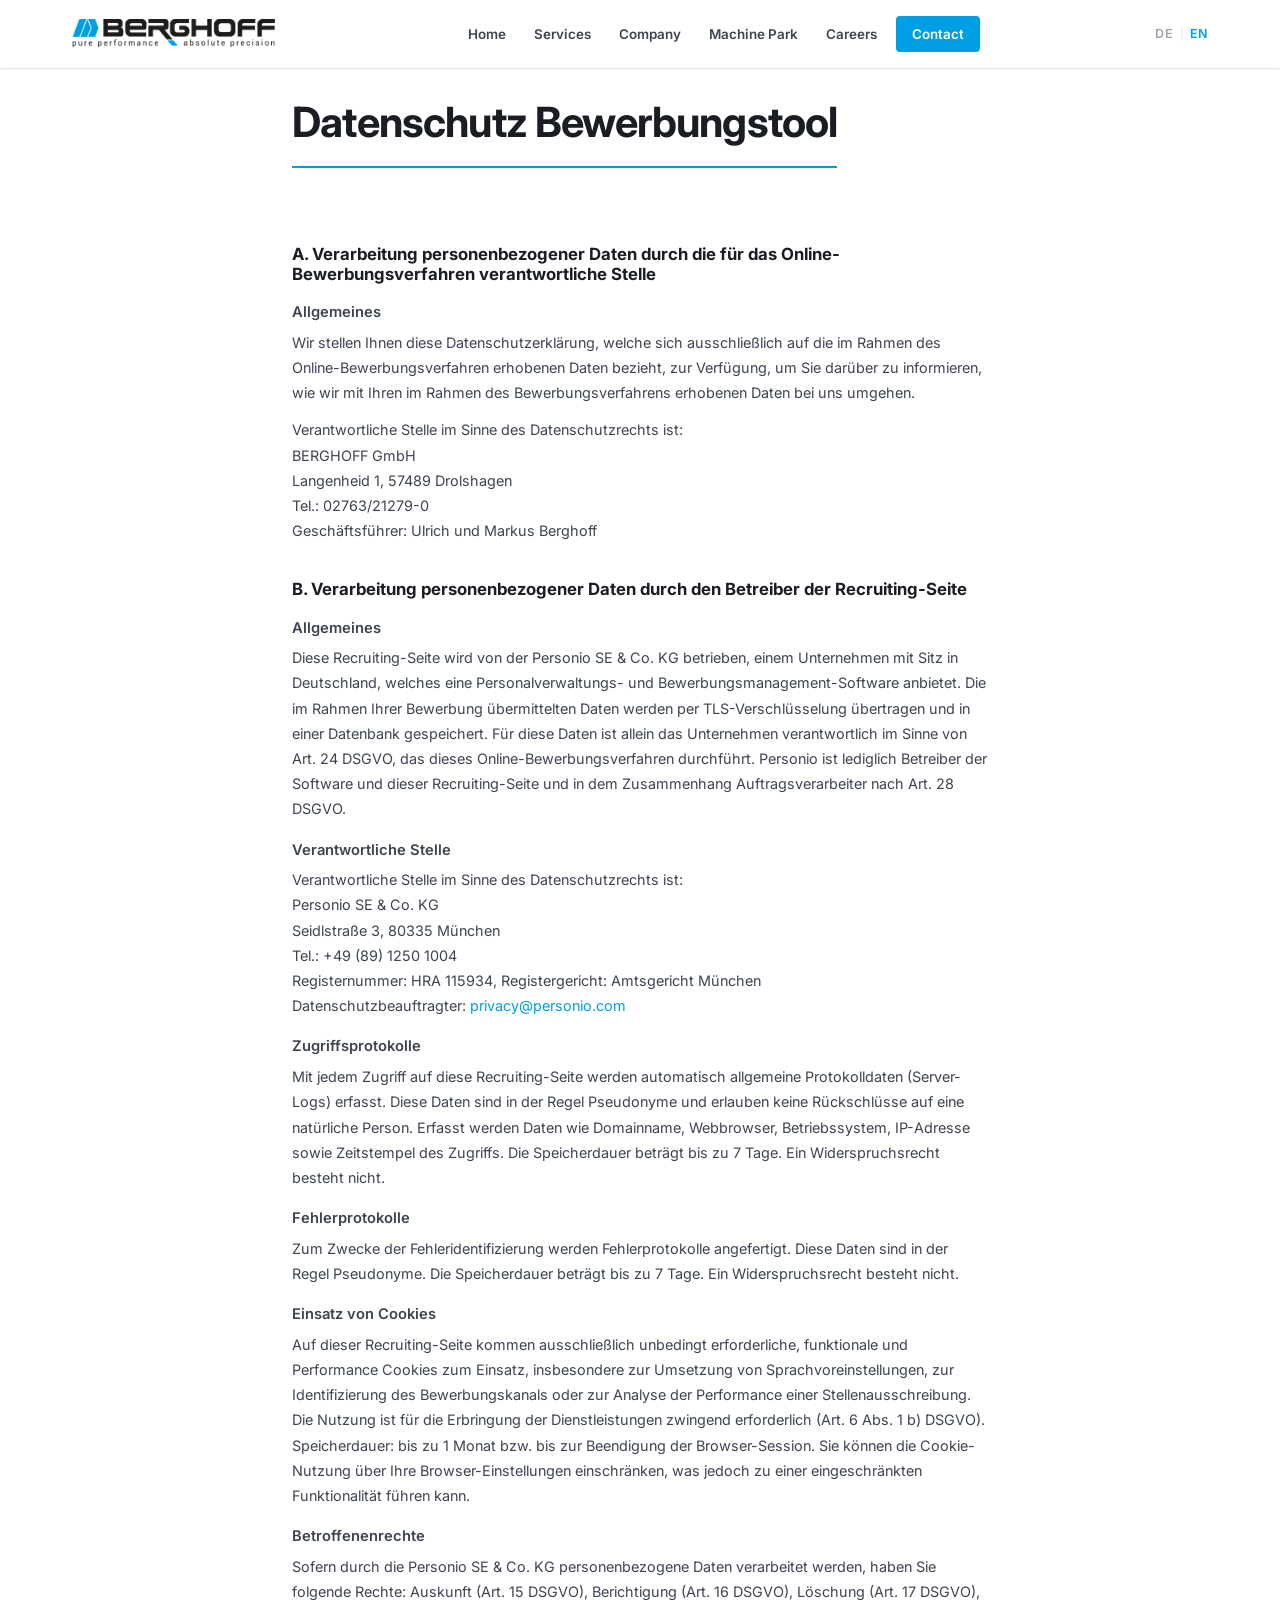
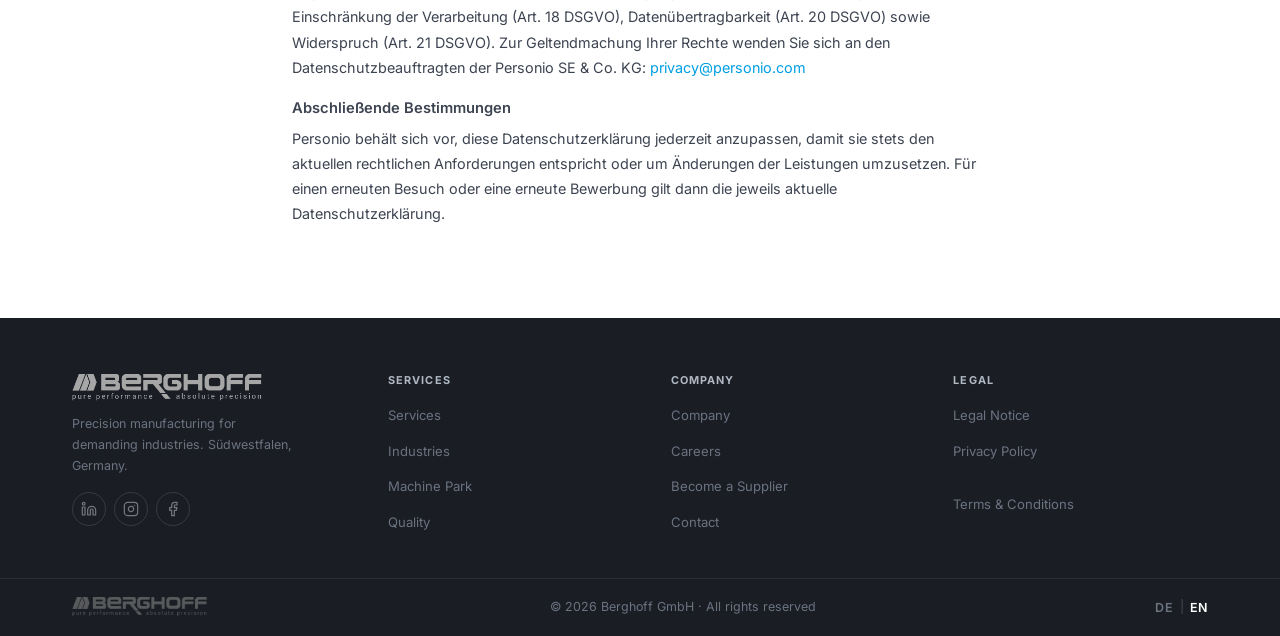
<file: datenschutz-bewerbungstool.html>
<!DOCTYPE html>
<html lang="de">
<head>
  <meta charset="UTF-8" />
  <meta name="viewport" content="width=device-width, initial-scale=1.0" />
  <title>Datenschutz Bewerbungstool | Berghoff GmbH</title>
  <meta name="robots" content="noindex, nofollow" />
  <link rel="preconnect" href="https://fonts.googleapis.com" />
  <link rel="preconnect" href="https://fonts.gstatic.com" crossorigin />
  <link href="https://fonts.googleapis.com/css2?family=Inter:wght@300;400;500;600;700&display=swap" rel="stylesheet" />
  <link rel="stylesheet" href="style.css" />
  <link rel="icon" type="image/png" href="Images/Berghoff_Icon.png" />
</head>
<body>

<!-- HEADER -->
<header class="site-header scrolled" id="site-header">
  <div class="container header-inner">
    <a href="index.html" class="logo-link" aria-label="Berghoff GmbH – Startseite">
      <img src="Images/Start/Berghoff_logo.png" alt="Berghoff GmbH" class="logo-img" />
    </a>
    <nav class="main-nav" id="main-nav" aria-label="Hauptnavigation">
      <ul>
        <li><a href="index.html"             data-i18n="nav_home"></a></li>
        <li><a href="index.html#leistungen"  data-i18n="nav_leistungen"></a></li>
        <li><a href="index.html#unternehmen" data-i18n="nav_unternehmen"></a></li>
        <li><a href="maschinenpark.html"      data-i18n="nav_maschinenpark"></a></li>
        <li><a href="karriere.html"           data-i18n="nav_karriere"></a></li>
        <li><a href="index.html#kontakt" class="nav-cta" data-i18n="nav_kontakt"></a></li>
      </ul>
    </nav>
    <div class="header-tools">
      <div class="lang-switch">
        <button class="lang-btn active" data-lang="de">DE</button>
        <span class="lang-sep">|</span>
        <button class="lang-btn" data-lang="en">EN</button>
      </div>
      <button class="hamburger" id="hamburger" aria-label="Menü" aria-expanded="false">
        <span></span><span></span><span></span>
      </button>
    </div>
  </div>
</header>

<!-- CONTENT -->
<main class="legal-main">
  <div class="container legal-content">

    <h1>Datenschutz Bewerbungstool</h1>

    <h2>A. Verarbeitung personenbezogener Daten durch die für das Online-Bewerbungsverfahren verantwortliche Stelle</h2>

    <h3>Allgemeines</h3>
    <p>Wir stellen Ihnen diese Datenschutzerklärung, welche sich ausschließlich auf die im Rahmen des Online-Bewerbungsverfahren erhobenen Daten bezieht, zur Verfügung, um Sie darüber zu informieren, wie wir mit Ihren im Rahmen des Bewerbungsverfahrens erhobenen Daten bei uns umgehen.</p>

    <p>Verantwortliche Stelle im Sinne des Datenschutzrechts ist:<br>
    BERGHOFF GmbH<br>
    Langenheid 1, 57489 Drolshagen<br>
    Tel.: 02763/21279-0<br>
    Geschäftsführer: Ulrich und Markus Berghoff</p>

    <h2>B. Verarbeitung personenbezogener Daten durch den Betreiber der Recruiting-Seite</h2>

    <h3>Allgemeines</h3>
    <p>Diese Recruiting-Seite wird von der Personio SE &amp; Co. KG betrieben, einem Unternehmen mit Sitz in Deutschland, welches eine Personalverwaltungs- und Bewerbungsmanagement-Software anbietet. Die im Rahmen Ihrer Bewerbung übermittelten Daten werden per TLS-Verschlüsselung übertragen und in einer Datenbank gespeichert. Für diese Daten ist allein das Unternehmen verantwortlich im Sinne von Art. 24 DSGVO, das dieses Online-Bewerbungsverfahren durchführt. Personio ist lediglich Betreiber der Software und dieser Recruiting-Seite und in dem Zusammenhang Auftragsverarbeiter nach Art. 28 DSGVO.</p>

    <h3>Verantwortliche Stelle</h3>
    <p>Verantwortliche Stelle im Sinne des Datenschutzrechts ist:<br>
    Personio SE &amp; Co. KG<br>
    Seidlstraße 3, 80335 München<br>
    Tel.: +49 (89) 1250 1004<br>
    Registernummer: HRA 115934, Registergericht: Amtsgericht München<br>
    Datenschutzbeauftragter: <a href="mailto:privacy@personio.com">privacy@personio.com</a></p>

    <h3>Zugriffsprotokolle</h3>
    <p>Mit jedem Zugriff auf diese Recruiting-Seite werden automatisch allgemeine Protokolldaten (Server-Logs) erfasst. Diese Daten sind in der Regel Pseudonyme und erlauben keine Rückschlüsse auf eine natürliche Person. Erfasst werden Daten wie Domainname, Webbrowser, Betriebssystem, IP-Adresse sowie Zeitstempel des Zugriffs. Die Speicherdauer beträgt bis zu 7 Tage. Ein Widerspruchsrecht besteht nicht.</p>

    <h3>Fehlerprotokolle</h3>
    <p>Zum Zwecke der Fehleridentifizierung werden Fehlerprotokolle angefertigt. Diese Daten sind in der Regel Pseudonyme. Die Speicherdauer beträgt bis zu 7 Tage. Ein Widerspruchsrecht besteht nicht.</p>

    <h3>Einsatz von Cookies</h3>
    <p>Auf dieser Recruiting-Seite kommen ausschließlich unbedingt erforderliche, funktionale und Performance Cookies zum Einsatz, insbesondere zur Umsetzung von Sprachvoreinstellungen, zur Identifizierung des Bewerbungskanals oder zur Analyse der Performance einer Stellenausschreibung. Die Nutzung ist für die Erbringung der Dienstleistungen zwingend erforderlich (Art. 6 Abs. 1 b) DSGVO). Speicherdauer: bis zu 1 Monat bzw. bis zur Beendigung der Browser-Session. Sie können die Cookie-Nutzung über Ihre Browser-Einstellungen einschränken, was jedoch zu einer eingeschränkten Funktionalität führen kann.</p>

    <h3>Betroffenenrechte</h3>
    <p>Sofern durch die Personio SE &amp; Co. KG personenbezogene Daten verarbeitet werden, haben Sie folgende Rechte: Auskunft (Art. 15 DSGVO), Berichtigung (Art. 16 DSGVO), Löschung (Art. 17 DSGVO), Einschränkung der Verarbeitung (Art. 18 DSGVO), Datenübertragbarkeit (Art. 20 DSGVO) sowie Widerspruch (Art. 21 DSGVO). Zur Geltendmachung Ihrer Rechte wenden Sie sich an den Datenschutzbeauftragten der Personio SE &amp; Co. KG: <a href="mailto:privacy@personio.com">privacy@personio.com</a></p>

    <h3>Abschließende Bestimmungen</h3>
    <p>Personio behält sich vor, diese Datenschutzerklärung jederzeit anzupassen, damit sie stets den aktuellen rechtlichen Anforderungen entspricht oder um Änderungen der Leistungen umzusetzen. Für einen erneuten Besuch oder eine erneute Bewerbung gilt dann die jeweils aktuelle Datenschutzerklärung.</p>

  </div>
</main>

<!-- FOOTER -->
<footer class="site-footer">
  <div class="container footer-inner">
    <div class="footer-brand">
      <img src="Images/Start/berghoff_logo-schwarz-gross.png" alt="Berghoff GmbH" class="footer-logo" />
      <p class="footer-tagline" data-i18n="footer_tagline"></p>
      <div class="footer-social">
        <a href="https://www.linkedin.com/company/berghoff-group---pure-performance-absolute-precision" class="social-link" target="_blank" rel="noopener noreferrer" aria-label="Berghoff auf LinkedIn">
          <svg viewBox="0 0 24 24" fill="none" stroke="currentColor" stroke-width="1.8" stroke-linecap="round" stroke-linejoin="round"><path d="M16 8a6 6 0 0 1 6 6v7h-4v-7a2 2 0 0 0-2-2 2 2 0 0 0-2 2v7h-4v-7a6 6 0 0 1 6-6z"/><rect x="2" y="9" width="4" height="12"/><circle cx="4" cy="4" r="2"/></svg>
        </a>
        <a href="https://www.instagram.com/berghoff_team/" class="social-link" target="_blank" rel="noopener noreferrer" aria-label="Berghoff auf Instagram">
          <svg viewBox="0 0 24 24" fill="none" stroke="currentColor" stroke-width="1.8" stroke-linecap="round" stroke-linejoin="round"><rect x="2" y="2" width="20" height="20" rx="5"/><path d="M16 11.37A4 4 0 1 1 12.63 8 4 4 0 0 1 16 11.37z"/><line x1="17.5" y1="6.5" x2="17.51" y2="6.5"/></svg>
        </a>
        <a href="https://www.facebook.com/berghoff.team" class="social-link" target="_blank" rel="noopener noreferrer" aria-label="Berghoff auf Facebook">
          <svg viewBox="0 0 24 24" fill="none" stroke="currentColor" stroke-width="1.8" stroke-linecap="round" stroke-linejoin="round"><path d="M18 2h-3a5 5 0 0 0-5 5v3H7v4h3v8h4v-8h3l1-4h-4V7a1 1 0 0 1 1-1h3z"/></svg>
        </a>
      </div>
    </div>
    <div class="footer-links">
      <div class="footer-col">
        <h5 data-i18n="footer_col1_title"></h5>
        <ul>
          <li><a href="index.html#leistungen"   data-i18n="nav_leistungen"></a></li>
          <li><a href="index.html#branchen"      data-i18n="footer_branchen"></a></li>
          <li><a href="maschinenpark.html"        data-i18n="nav_maschinenpark"></a></li>
          <li><a href="index.html#qualitaet"     data-i18n="footer_quality"></a></li>
        </ul>
      </div>
      <div class="footer-col">
        <h5 data-i18n="footer_col2_title"></h5>
        <ul>
          <li><a href="index.html#unternehmen" data-i18n="nav_unternehmen"></a></li>
          <li><a href="karriere.html"           data-i18n="nav_karriere"></a></li>
          <li><a href="lieferant.html"          data-i18n="footer_supplier"></a></li>
          <li><a href="index.html#kontakt"      data-i18n="nav_kontakt"></a></li>
        </ul>
      </div>
      <div class="footer-col">
        <h5 data-i18n="footer_col3_title"></h5>
        <ul>
          <li><a href="impressum.html" data-i18n="footer_imprint"></a></li>
          <li><a href="datenschutz.html" data-i18n="footer_privacy"></a></li>
          <li><a href="datenschutz-bewerbungstool.html" data-i18n="footer_privacy_jobs"></a></li>
          <li><a href="datenschutzerklaerung.html" data-i18n="footer_privacy_full"></a></li>
          <li><a href="agb.html" data-i18n="footer_terms"></a></li>
        </ul>
      </div>
    </div>
  </div>
  <div class="footer-bottom">
    <div class="container footer-bottom-inner">
      <img src="Images/Start/berghoff_logo-schwarz-gross.png" alt="Berghoff GmbH" class="footer-bottom-logo" />
      <span data-i18n="footer_copy"></span>
      <div class="lang-switch">
        <button class="lang-btn active" data-lang="de">DE</button>
        <span class="lang-sep">|</span>
        <button class="lang-btn" data-lang="en">EN</button>
      </div>
    </div>
  </div>
</footer>

<script src="i18n.js"></script>
<script src="main.js"></script>
</body>
</html>
</file>
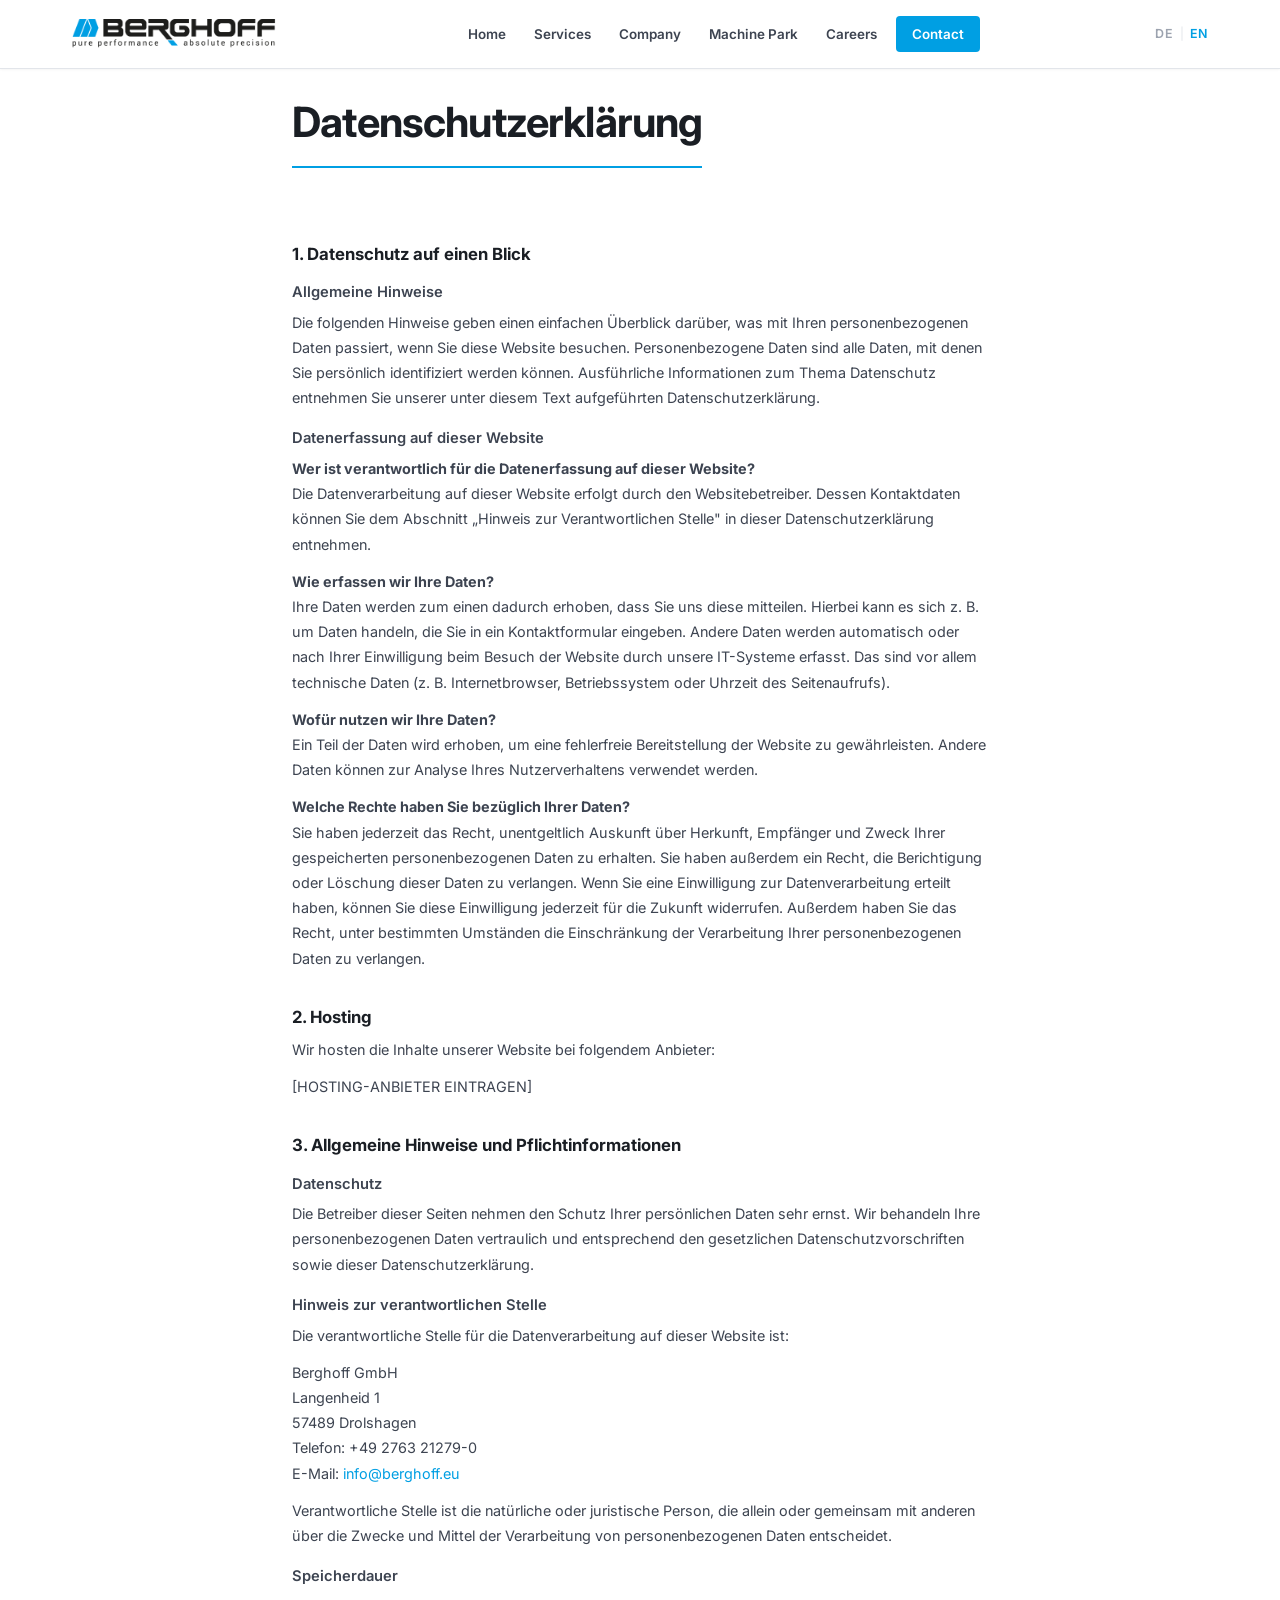
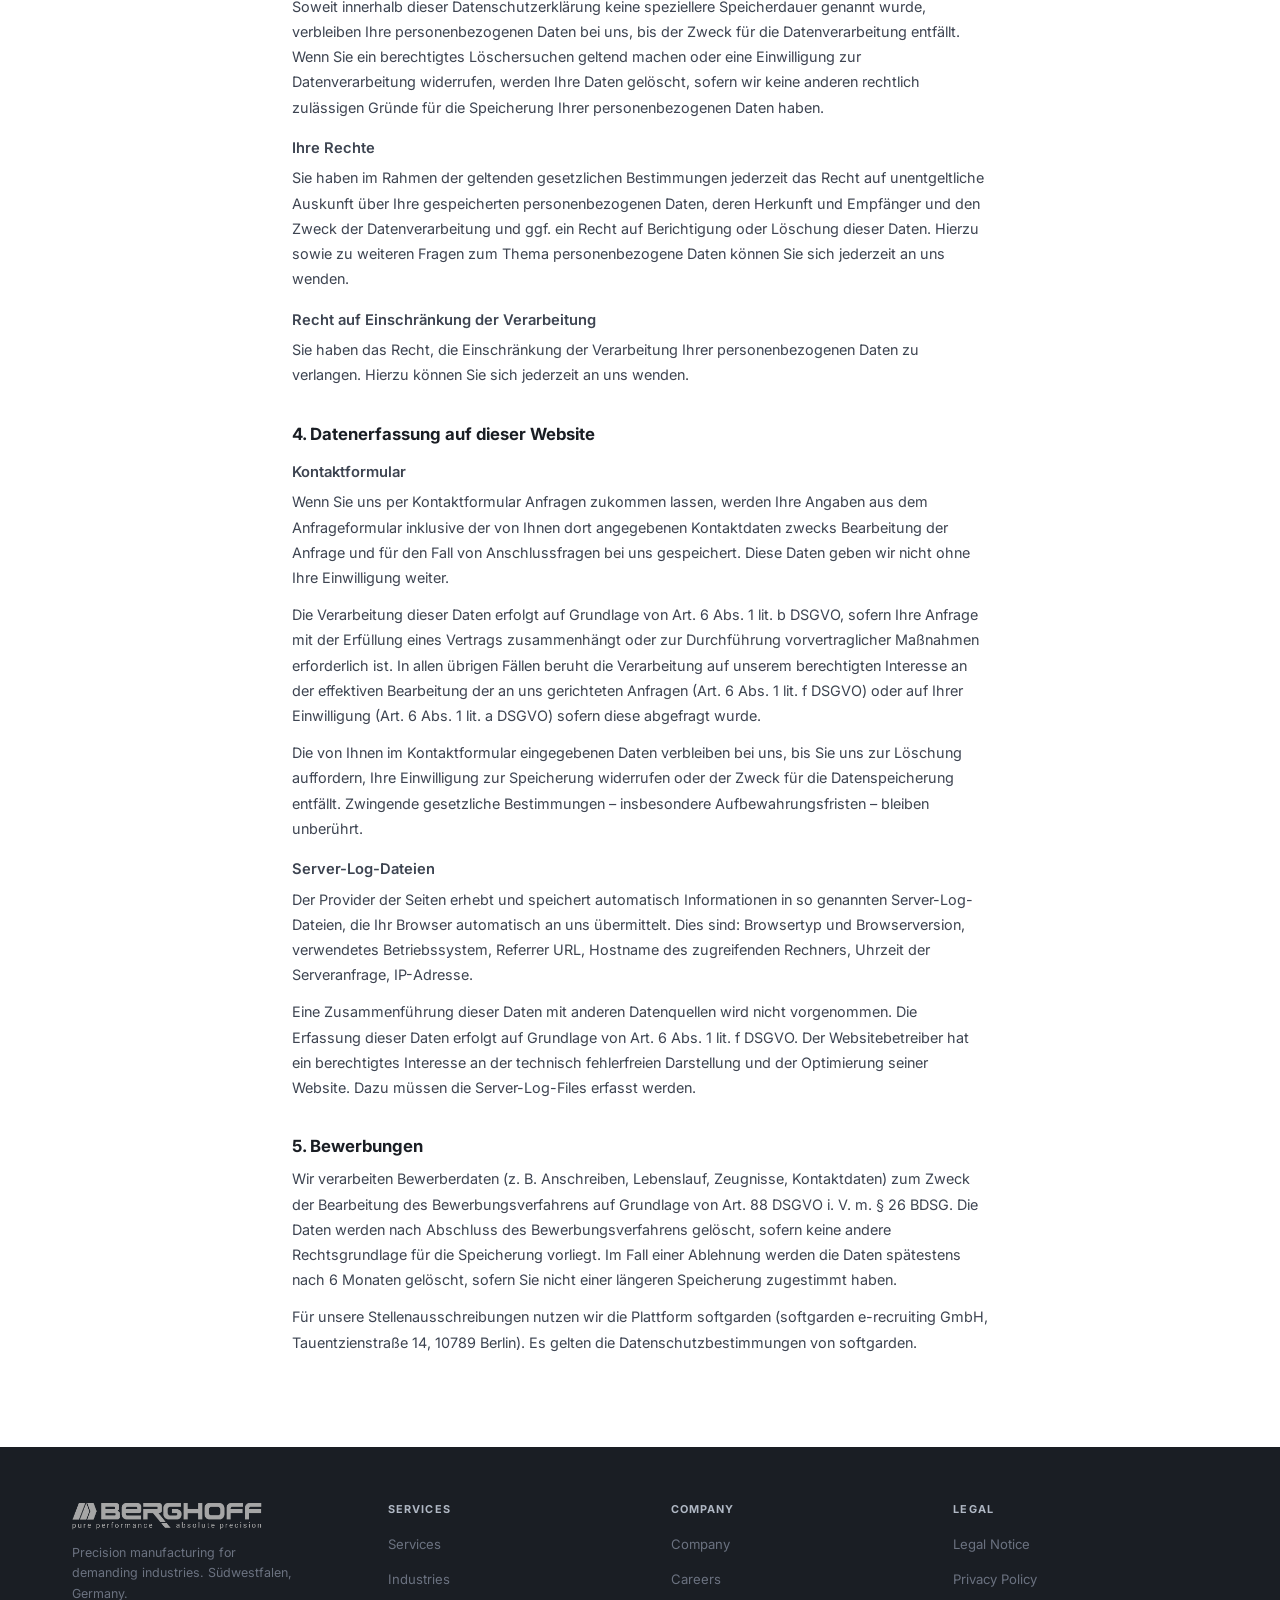
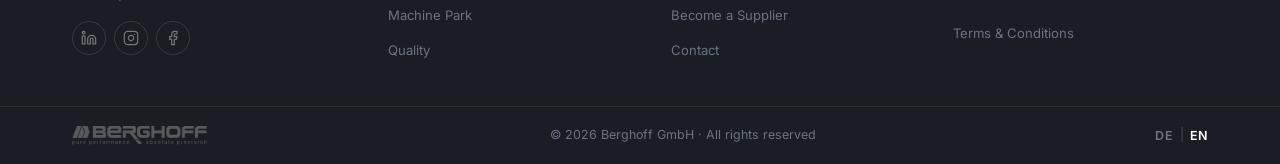
<file: datenschutz.html>
<!DOCTYPE html>
<html lang="de">
<head>
  <meta charset="UTF-8" />
  <meta name="viewport" content="width=device-width, initial-scale=1.0" />
  <title>Datenschutzerklärung | Berghoff GmbH</title>
  <meta name="robots" content="noindex, nofollow" />
  <link rel="preconnect" href="https://fonts.googleapis.com" />
  <link rel="preconnect" href="https://fonts.gstatic.com" crossorigin />
  <link href="https://fonts.googleapis.com/css2?family=Inter:wght@300;400;500;600;700&display=swap" rel="stylesheet" />
  <link rel="stylesheet" href="style.css" />
  <link rel="icon" type="image/png" href="Images/Berghoff_Icon.png" />
</head>
<body>

<!-- HEADER -->
<header class="site-header scrolled" id="site-header">
  <div class="container header-inner">
    <a href="index.html" class="logo-link" aria-label="Berghoff GmbH – Startseite">
      <img src="Images/Start/Berghoff_logo.png" alt="Berghoff GmbH" class="logo-img" />
    </a>
    <nav class="main-nav" id="main-nav" aria-label="Hauptnavigation">
      <ul>
        <li><a href="index.html"             data-i18n="nav_home"></a></li>
        <li><a href="index.html#leistungen"  data-i18n="nav_leistungen"></a></li>
        <li><a href="index.html#unternehmen" data-i18n="nav_unternehmen"></a></li>
        <li><a href="maschinenpark.html"      data-i18n="nav_maschinenpark"></a></li>
        <li><a href="karriere.html"           data-i18n="nav_karriere"></a></li>
        <li><a href="index.html#kontakt" class="nav-cta" data-i18n="nav_kontakt"></a></li>
      </ul>
    </nav>
    <div class="header-tools">
      <div class="lang-switch">
        <button class="lang-btn active" data-lang="de">DE</button>
        <span class="lang-sep">|</span>
        <button class="lang-btn" data-lang="en">EN</button>
      </div>
      <button class="hamburger" id="hamburger" aria-label="Menü" aria-expanded="false">
        <span></span><span></span><span></span>
      </button>
    </div>
  </div>
</header>

<!-- CONTENT -->
<main class="legal-main">
  <div class="container legal-content">

    <h1>Datenschutzerklärung</h1>

    <h2>1. Datenschutz auf einen Blick</h2>
    <h3>Allgemeine Hinweise</h3>
    <p>Die folgenden Hinweise geben einen einfachen Überblick darüber, was mit Ihren personenbezogenen Daten passiert, wenn Sie diese Website besuchen. Personenbezogene Daten sind alle Daten, mit denen Sie persönlich identifiziert werden können. Ausführliche Informationen zum Thema Datenschutz entnehmen Sie unserer unter diesem Text aufgeführten Datenschutzerklärung.</p>

    <h3>Datenerfassung auf dieser Website</h3>
    <p><strong>Wer ist verantwortlich für die Datenerfassung auf dieser Website?</strong><br />
    Die Datenverarbeitung auf dieser Website erfolgt durch den Websitebetreiber. Dessen Kontaktdaten können Sie dem Abschnitt „Hinweis zur Verantwortlichen Stelle" in dieser Datenschutzerklärung entnehmen.</p>

    <p><strong>Wie erfassen wir Ihre Daten?</strong><br />
    Ihre Daten werden zum einen dadurch erhoben, dass Sie uns diese mitteilen. Hierbei kann es sich z. B. um Daten handeln, die Sie in ein Kontaktformular eingeben. Andere Daten werden automatisch oder nach Ihrer Einwilligung beim Besuch der Website durch unsere IT-Systeme erfasst. Das sind vor allem technische Daten (z. B. Internetbrowser, Betriebssystem oder Uhrzeit des Seitenaufrufs).</p>

    <p><strong>Wofür nutzen wir Ihre Daten?</strong><br />
    Ein Teil der Daten wird erhoben, um eine fehlerfreie Bereitstellung der Website zu gewährleisten. Andere Daten können zur Analyse Ihres Nutzerverhaltens verwendet werden.</p>

    <p><strong>Welche Rechte haben Sie bezüglich Ihrer Daten?</strong><br />
    Sie haben jederzeit das Recht, unentgeltlich Auskunft über Herkunft, Empfänger und Zweck Ihrer gespeicherten personenbezogenen Daten zu erhalten. Sie haben außerdem ein Recht, die Berichtigung oder Löschung dieser Daten zu verlangen. Wenn Sie eine Einwilligung zur Datenverarbeitung erteilt haben, können Sie diese Einwilligung jederzeit für die Zukunft widerrufen. Außerdem haben Sie das Recht, unter bestimmten Umständen die Einschränkung der Verarbeitung Ihrer personenbezogenen Daten zu verlangen.</p>

    <h2>2. Hosting</h2>
    <p>Wir hosten die Inhalte unserer Website bei folgendem Anbieter:</p>
    <p>[HOSTING-ANBIETER EINTRAGEN]</p>

    <h2>3. Allgemeine Hinweise und Pflichtinformationen</h2>
    <h3>Datenschutz</h3>
    <p>Die Betreiber dieser Seiten nehmen den Schutz Ihrer persönlichen Daten sehr ernst. Wir behandeln Ihre personenbezogenen Daten vertraulich und entsprechend den gesetzlichen Datenschutzvorschriften sowie dieser Datenschutzerklärung.</p>

    <h3>Hinweis zur verantwortlichen Stelle</h3>
    <p>Die verantwortliche Stelle für die Datenverarbeitung auf dieser Website ist:</p>
    <p>
      Berghoff GmbH<br />
      Langenheid 1<br />
      57489 Drolshagen<br />
      Telefon: +49 2763 21279-0<br />
      E-Mail: <a href="mailto:info@berghoff.eu">info@berghoff.eu</a>
    </p>
    <p>Verantwortliche Stelle ist die natürliche oder juristische Person, die allein oder gemeinsam mit anderen über die Zwecke und Mittel der Verarbeitung von personenbezogenen Daten entscheidet.</p>

    <h3>Speicherdauer</h3>
    <p>Soweit innerhalb dieser Datenschutzerklärung keine speziellere Speicherdauer genannt wurde, verbleiben Ihre personenbezogenen Daten bei uns, bis der Zweck für die Datenverarbeitung entfällt. Wenn Sie ein berechtigtes Löschersuchen geltend machen oder eine Einwilligung zur Datenverarbeitung widerrufen, werden Ihre Daten gelöscht, sofern wir keine anderen rechtlich zulässigen Gründe für die Speicherung Ihrer personenbezogenen Daten haben.</p>

    <h3>Ihre Rechte</h3>
    <p>Sie haben im Rahmen der geltenden gesetzlichen Bestimmungen jederzeit das Recht auf unentgeltliche Auskunft über Ihre gespeicherten personenbezogenen Daten, deren Herkunft und Empfänger und den Zweck der Datenverarbeitung und ggf. ein Recht auf Berichtigung oder Löschung dieser Daten. Hierzu sowie zu weiteren Fragen zum Thema personenbezogene Daten können Sie sich jederzeit an uns wenden.</p>

    <h3>Recht auf Einschränkung der Verarbeitung</h3>
    <p>Sie haben das Recht, die Einschränkung der Verarbeitung Ihrer personenbezogenen Daten zu verlangen. Hierzu können Sie sich jederzeit an uns wenden.</p>

    <h2>4. Datenerfassung auf dieser Website</h2>
    <h3>Kontaktformular</h3>
    <p>Wenn Sie uns per Kontaktformular Anfragen zukommen lassen, werden Ihre Angaben aus dem Anfrageformular inklusive der von Ihnen dort angegebenen Kontaktdaten zwecks Bearbeitung der Anfrage und für den Fall von Anschlussfragen bei uns gespeichert. Diese Daten geben wir nicht ohne Ihre Einwilligung weiter.</p>
    <p>Die Verarbeitung dieser Daten erfolgt auf Grundlage von Art. 6 Abs. 1 lit. b DSGVO, sofern Ihre Anfrage mit der Erfüllung eines Vertrags zusammenhängt oder zur Durchführung vorvertraglicher Maßnahmen erforderlich ist. In allen übrigen Fällen beruht die Verarbeitung auf unserem berechtigten Interesse an der effektiven Bearbeitung der an uns gerichteten Anfragen (Art. 6 Abs. 1 lit. f DSGVO) oder auf Ihrer Einwilligung (Art. 6 Abs. 1 lit. a DSGVO) sofern diese abgefragt wurde.</p>
    <p>Die von Ihnen im Kontaktformular eingegebenen Daten verbleiben bei uns, bis Sie uns zur Löschung auffordern, Ihre Einwilligung zur Speicherung widerrufen oder der Zweck für die Datenspeicherung entfällt. Zwingende gesetzliche Bestimmungen – insbesondere Aufbewahrungsfristen – bleiben unberührt.</p>

    <h3>Server-Log-Dateien</h3>
    <p>Der Provider der Seiten erhebt und speichert automatisch Informationen in so genannten Server-Log-Dateien, die Ihr Browser automatisch an uns übermittelt. Dies sind: Browsertyp und Browserversion, verwendetes Betriebssystem, Referrer URL, Hostname des zugreifenden Rechners, Uhrzeit der Serveranfrage, IP-Adresse.</p>
    <p>Eine Zusammenführung dieser Daten mit anderen Datenquellen wird nicht vorgenommen. Die Erfassung dieser Daten erfolgt auf Grundlage von Art. 6 Abs. 1 lit. f DSGVO. Der Websitebetreiber hat ein berechtigtes Interesse an der technisch fehlerfreien Darstellung und der Optimierung seiner Website. Dazu müssen die Server-Log-Files erfasst werden.</p>

    <h2>5. Bewerbungen</h2>
    <p>Wir verarbeiten Bewerberdaten (z. B. Anschreiben, Lebenslauf, Zeugnisse, Kontaktdaten) zum Zweck der Bearbeitung des Bewerbungsverfahrens auf Grundlage von Art. 88 DSGVO i. V. m. § 26 BDSG. Die Daten werden nach Abschluss des Bewerbungsverfahrens gelöscht, sofern keine andere Rechtsgrundlage für die Speicherung vorliegt. Im Fall einer Ablehnung werden die Daten spätestens nach 6 Monaten gelöscht, sofern Sie nicht einer längeren Speicherung zugestimmt haben.</p>
    <p>Für unsere Stellenausschreibungen nutzen wir die Plattform softgarden (softgarden e-recruiting GmbH, Tauentzienstraße 14, 10789 Berlin). Es gelten die Datenschutzbestimmungen von softgarden.</p>

  </div>
</main>

<!-- FOOTER -->
<footer class="site-footer">
  <div class="container footer-inner">
    <div class="footer-brand">
      <img src="Images/Start/berghoff_logo-schwarz-gross.png" alt="Berghoff GmbH" class="footer-logo" />
      <p class="footer-tagline" data-i18n="footer_tagline"></p>
      <div class="footer-social">
        <a href="https://www.linkedin.com/company/berghoff-group---pure-performance-absolute-precision" class="social-link" target="_blank" rel="noopener noreferrer" aria-label="Berghoff auf LinkedIn">
          <svg viewBox="0 0 24 24" fill="none" stroke="currentColor" stroke-width="1.8" stroke-linecap="round" stroke-linejoin="round"><path d="M16 8a6 6 0 0 1 6 6v7h-4v-7a2 2 0 0 0-2-2 2 2 0 0 0-2 2v7h-4v-7a6 6 0 0 1 6-6z"/><rect x="2" y="9" width="4" height="12"/><circle cx="4" cy="4" r="2"/></svg>
        </a>
        <a href="https://www.instagram.com/berghoff_team/" class="social-link" target="_blank" rel="noopener noreferrer" aria-label="Berghoff auf Instagram">
          <svg viewBox="0 0 24 24" fill="none" stroke="currentColor" stroke-width="1.8" stroke-linecap="round" stroke-linejoin="round"><rect x="2" y="2" width="20" height="20" rx="5"/><path d="M16 11.37A4 4 0 1 1 12.63 8 4 4 0 0 1 16 11.37z"/><line x1="17.5" y1="6.5" x2="17.51" y2="6.5"/></svg>
        </a>
        <a href="https://www.facebook.com/berghoff.team" class="social-link" target="_blank" rel="noopener noreferrer" aria-label="Berghoff auf Facebook">
          <svg viewBox="0 0 24 24" fill="none" stroke="currentColor" stroke-width="1.8" stroke-linecap="round" stroke-linejoin="round"><path d="M18 2h-3a5 5 0 0 0-5 5v3H7v4h3v8h4v-8h3l1-4h-4V7a1 1 0 0 1 1-1h3z"/></svg>
        </a>
      </div>
    </div>
    <div class="footer-links">
      <div class="footer-col">
        <h5 data-i18n="footer_col1_title"></h5>
        <ul>
          <li><a href="index.html#leistungen"   data-i18n="nav_leistungen"></a></li>
          <li><a href="index.html#branchen"      data-i18n="footer_branchen"></a></li>
          <li><a href="maschinenpark.html"        data-i18n="nav_maschinenpark"></a></li>
          <li><a href="index.html#qualitaet"     data-i18n="footer_quality"></a></li>
        </ul>
      </div>
      <div class="footer-col">
        <h5 data-i18n="footer_col2_title"></h5>
        <ul>
          <li><a href="index.html#unternehmen" data-i18n="nav_unternehmen"></a></li>
          <li><a href="karriere.html"           data-i18n="nav_karriere"></a></li>
          <li><a href="lieferant.html"          data-i18n="footer_supplier"></a></li>
          <li><a href="index.html#kontakt"      data-i18n="nav_kontakt"></a></li>
        </ul>
      </div>
      <div class="footer-col">
        <h5 data-i18n="footer_col3_title"></h5>
        <ul>
          <li><a href="impressum.html" data-i18n="footer_imprint"></a></li>
          <li><a href="datenschutz.html" data-i18n="footer_privacy"></a></li>
          <li><a href="datenschutz-bewerbungstool.html" data-i18n="footer_privacy_jobs"></a></li>
          <li><a href="datenschutzerklaerung.html" data-i18n="footer_privacy_full"></a></li>
          <li><a href="agb.html" data-i18n="footer_terms"></a></li>
        </ul>
      </div>
    </div>
  </div>
  <div class="footer-bottom">
    <div class="container footer-bottom-inner">
      <img src="Images/Start/berghoff_logo-schwarz-gross.png" alt="Berghoff GmbH" class="footer-bottom-logo" />
      <span data-i18n="footer_copy"></span>
      <div class="lang-switch">
        <button class="lang-btn active" data-lang="de">DE</button>
        <span class="lang-sep">|</span>
        <button class="lang-btn" data-lang="en">EN</button>
      </div>
    </div>
  </div>
</footer>

<script src="i18n.js"></script>
<script src="main.js"></script>
</body>
</html>
</file>
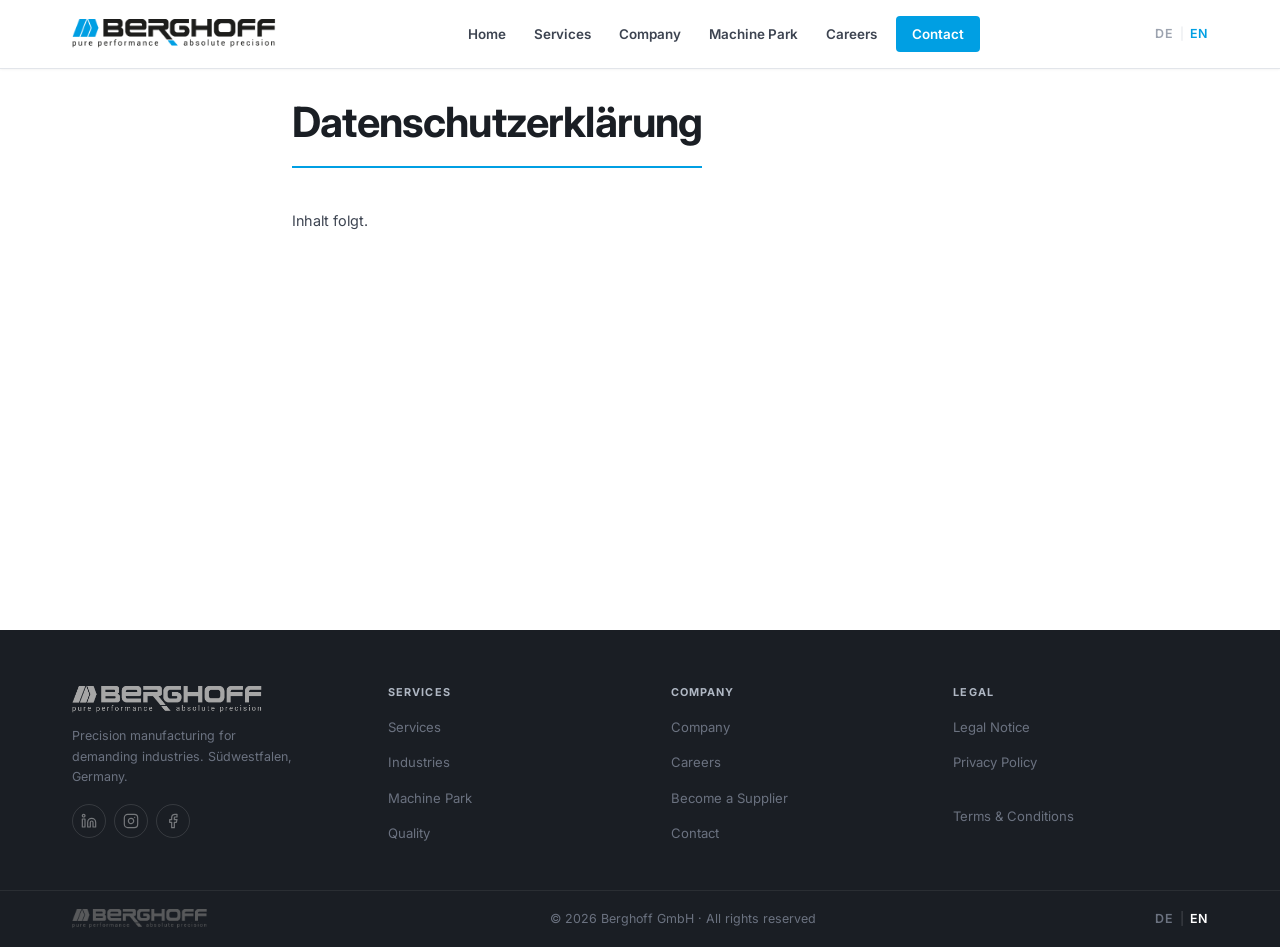
<file: datenschutzerklaerung.html>
<!DOCTYPE html>
<html lang="de">
<head>
  <meta charset="UTF-8" />
  <meta name="viewport" content="width=device-width, initial-scale=1.0" />
  <title>Datenschutzerklärung | Berghoff GmbH</title>
  <meta name="robots" content="noindex, nofollow" />
  <link rel="preconnect" href="https://fonts.googleapis.com" />
  <link rel="preconnect" href="https://fonts.gstatic.com" crossorigin />
  <link href="https://fonts.googleapis.com/css2?family=Inter:wght@300;400;500;600;700&display=swap" rel="stylesheet" />
  <link rel="stylesheet" href="style.css" />
  <link rel="icon" type="image/png" href="Images/Berghoff_Icon.png" />
</head>
<body>

<!-- HEADER -->
<header class="site-header scrolled" id="site-header">
  <div class="container header-inner">
    <a href="index.html" class="logo-link" aria-label="Berghoff GmbH – Startseite">
      <img src="Images/Start/Berghoff_logo.png" alt="Berghoff GmbH" class="logo-img" />
    </a>
    <nav class="main-nav" id="main-nav" aria-label="Hauptnavigation">
      <ul>
        <li><a href="index.html"             data-i18n="nav_home"></a></li>
        <li><a href="index.html#leistungen"  data-i18n="nav_leistungen"></a></li>
        <li><a href="index.html#unternehmen" data-i18n="nav_unternehmen"></a></li>
        <li><a href="maschinenpark.html"      data-i18n="nav_maschinenpark"></a></li>
        <li><a href="karriere.html"           data-i18n="nav_karriere"></a></li>
        <li><a href="index.html#kontakt" class="nav-cta" data-i18n="nav_kontakt"></a></li>
      </ul>
    </nav>
    <div class="header-tools">
      <div class="lang-switch">
        <button class="lang-btn active" data-lang="de">DE</button>
        <span class="lang-sep">|</span>
        <button class="lang-btn" data-lang="en">EN</button>
      </div>
      <button class="hamburger" id="hamburger" aria-label="Menü" aria-expanded="false">
        <span></span><span></span><span></span>
      </button>
    </div>
  </div>
</header>

<!-- CONTENT -->
<main class="legal-main">
  <div class="container legal-content">

    <h1>Datenschutzerklärung</h1>

    <p>Inhalt folgt.</p>

  </div>
</main>

<!-- FOOTER -->
<footer class="site-footer">
  <div class="container footer-inner">
    <div class="footer-brand">
      <img src="Images/Start/berghoff_logo-schwarz-gross.png" alt="Berghoff GmbH" class="footer-logo" />
      <p class="footer-tagline" data-i18n="footer_tagline"></p>
      <div class="footer-social">
        <a href="https://www.linkedin.com/company/berghoff-group---pure-performance-absolute-precision" class="social-link" target="_blank" rel="noopener noreferrer" aria-label="Berghoff auf LinkedIn">
          <svg viewBox="0 0 24 24" fill="none" stroke="currentColor" stroke-width="1.8" stroke-linecap="round" stroke-linejoin="round"><path d="M16 8a6 6 0 0 1 6 6v7h-4v-7a2 2 0 0 0-2-2 2 2 0 0 0-2 2v7h-4v-7a6 6 0 0 1 6-6z"/><rect x="2" y="9" width="4" height="12"/><circle cx="4" cy="4" r="2"/></svg>
        </a>
        <a href="https://www.instagram.com/berghoff_team/" class="social-link" target="_blank" rel="noopener noreferrer" aria-label="Berghoff auf Instagram">
          <svg viewBox="0 0 24 24" fill="none" stroke="currentColor" stroke-width="1.8" stroke-linecap="round" stroke-linejoin="round"><rect x="2" y="2" width="20" height="20" rx="5"/><path d="M16 11.37A4 4 0 1 1 12.63 8 4 4 0 0 1 16 11.37z"/><line x1="17.5" y1="6.5" x2="17.51" y2="6.5"/></svg>
        </a>
        <a href="https://www.facebook.com/berghoff.team" class="social-link" target="_blank" rel="noopener noreferrer" aria-label="Berghoff auf Facebook">
          <svg viewBox="0 0 24 24" fill="none" stroke="currentColor" stroke-width="1.8" stroke-linecap="round" stroke-linejoin="round"><path d="M18 2h-3a5 5 0 0 0-5 5v3H7v4h3v8h4v-8h3l1-4h-4V7a1 1 0 0 1 1-1h3z"/></svg>
        </a>
      </div>
    </div>
    <div class="footer-links">
      <div class="footer-col">
        <h5 data-i18n="footer_col1_title"></h5>
        <ul>
          <li><a href="index.html#leistungen"   data-i18n="nav_leistungen"></a></li>
          <li><a href="index.html#branchen"      data-i18n="footer_branchen"></a></li>
          <li><a href="maschinenpark.html"        data-i18n="nav_maschinenpark"></a></li>
          <li><a href="index.html#qualitaet"     data-i18n="footer_quality"></a></li>
        </ul>
      </div>
      <div class="footer-col">
        <h5 data-i18n="footer_col2_title"></h5>
        <ul>
          <li><a href="index.html#unternehmen" data-i18n="nav_unternehmen"></a></li>
          <li><a href="karriere.html"           data-i18n="nav_karriere"></a></li>
          <li><a href="lieferant.html"          data-i18n="footer_supplier"></a></li>
          <li><a href="index.html#kontakt"      data-i18n="nav_kontakt"></a></li>
        </ul>
      </div>
      <div class="footer-col">
        <h5 data-i18n="footer_col3_title"></h5>
        <ul>
          <li><a href="impressum.html" data-i18n="footer_imprint"></a></li>
          <li><a href="datenschutz.html" data-i18n="footer_privacy"></a></li>
          <li><a href="datenschutz-bewerbungstool.html" data-i18n="footer_privacy_jobs"></a></li>
          <li><a href="datenschutzerklaerung.html" data-i18n="footer_privacy_full"></a></li>
          <li><a href="agb.html" data-i18n="footer_terms"></a></li>
        </ul>
      </div>
    </div>
  </div>
  <div class="footer-bottom">
    <div class="container footer-bottom-inner">
      <img src="Images/Start/berghoff_logo-schwarz-gross.png" alt="Berghoff GmbH" class="footer-bottom-logo" />
      <span data-i18n="footer_copy"></span>
      <div class="lang-switch">
        <button class="lang-btn active" data-lang="de">DE</button>
        <span class="lang-sep">|</span>
        <button class="lang-btn" data-lang="en">EN</button>
      </div>
    </div>
  </div>
</footer>

<script src="i18n.js"></script>
<script src="main.js"></script>
</body>
</html>
</file>
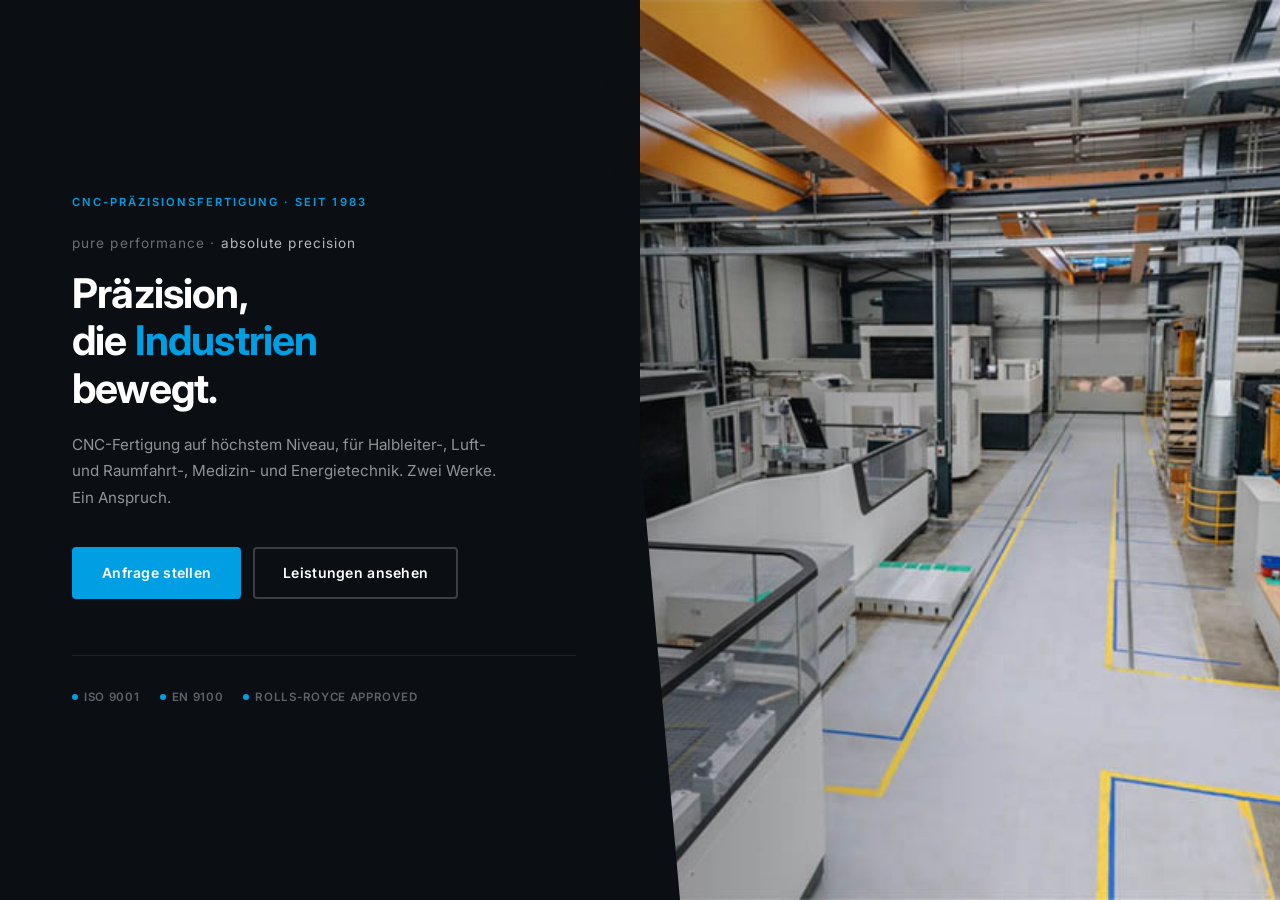
<file: hero-v1.html>
<!DOCTYPE html>
<html lang="de">
<head>
  <meta charset="UTF-8" />
  <meta name="viewport" content="width=device-width, initial-scale=1.0" />
  <title>Hero V1 – Split Screen</title>
  <link rel="preconnect" href="https://fonts.googleapis.com" />
  <link href="https://fonts.googleapis.com/css2?family=Inter:wght@300;400;500;600;700&display=swap" rel="stylesheet" />
  <link rel="stylesheet" href="style.css" />
  <style>
    body { margin: 0; }

    .hero-v1 {
      display: grid;
      grid-template-columns: 1fr 1fr;
      min-height: 100vh;
    }

    /* LEFT: dark text panel */
    .hero-v1-left {
      background: #0b0e13;
      display: flex;
      flex-direction: column;
      justify-content: center;
      padding: 80px 64px 80px 72px;
      position: relative;
      z-index: 1;
    }
    .hero-v1-left::after {
      content: '';
      position: absolute;
      right: -40px;
      top: 0;
      bottom: 0;
      width: 80px;
      background: #0b0e13;
      clip-path: polygon(0 0, 0 100%, 100% 100%);
      z-index: 2;
    }

    .hero-v1-kicker {
      font-size: 0.7rem;
      font-weight: 600;
      letter-spacing: 0.18em;
      text-transform: uppercase;
      color: #009fe3;
      margin-bottom: 20px;
    }
    .hero-v1-slogan {
      font-size: 0.85rem;
      font-weight: 400;
      color: rgba(255,255,255,0.4);
      letter-spacing: 0.08em;
      margin-bottom: 16px;
    }
    .hero-v1-slogan em {
      color: rgba(255,255,255,0.7);
      font-style: normal;
    }
    .hero-v1-headline {
      font-size: clamp(2rem, 3.2vw, 3rem);
      font-weight: 700;
      color: #fff;
      line-height: 1.15;
      margin: 0 0 20px;
    }
    .hero-v1-headline span {
      color: #009fe3;
    }
    .hero-v1-sub {
      font-size: 0.95rem;
      color: rgba(255,255,255,0.55);
      line-height: 1.75;
      max-width: 440px;
      margin-bottom: 36px;
    }
    .hero-v1-actions {
      display: flex;
      gap: 12px;
      flex-wrap: wrap;
    }
    .hero-v1-certs {
      margin-top: 56px;
      padding-top: 32px;
      border-top: 1px solid rgba(255,255,255,0.08);
      display: flex;
      gap: 20px;
      flex-wrap: wrap;
    }
    .hero-v1-cert {
      font-size: 0.72rem;
      font-weight: 600;
      color: rgba(255,255,255,0.35);
      letter-spacing: 0.06em;
      text-transform: uppercase;
      display: flex;
      align-items: center;
      gap: 6px;
    }
    .hero-v1-cert::before {
      content: '';
      width: 6px;
      height: 6px;
      border-radius: 50%;
      background: #009fe3;
      flex-shrink: 0;
    }

    /* RIGHT: factory image */
    .hero-v1-right {
      position: relative;
      overflow: hidden;
    }
    .hero-v1-right img {
      width: 100%;
      height: 100%;
      object-fit: cover;
      object-position: center;
      display: block;
    }
    .hero-v1-right-overlay {
      position: absolute;
      inset: 0;
      background: linear-gradient(to right, rgba(11,14,19,0.3) 0%, transparent 60%);
    }
  </style>
</head>
<body>

<div class="hero-v1">
  <div class="hero-v1-left">
    <div class="hero-v1-kicker">CNC-Präzisionsfertigung · Seit 1983</div>
    <div class="hero-v1-slogan">pure performance · <em>absolute precision</em></div>
    <h1 class="hero-v1-headline">
      Präzision,<br>die <span>Industrien</span><br>bewegt.
    </h1>
    <p class="hero-v1-sub">
      CNC-Fertigung auf höchstem Niveau, für Halbleiter-, Luft- und Raumfahrt-, Medizin- und Energietechnik. Zwei Werke. Ein Anspruch.
    </p>
    <div class="hero-v1-actions">
      <a href="index.html#kontakt" class="btn btn-primary">Anfrage stellen</a>
      <a href="index.html#leistungen" class="btn btn-outline" style="border-color:rgba(255,255,255,0.2);color:#fff;">Leistungen ansehen</a>
    </div>
    <div class="hero-v1-certs">
      <span class="hero-v1-cert">ISO 9001</span>
      <span class="hero-v1-cert">EN 9100</span>
      <span class="hero-v1-cert">Rolls-Royce Approved</span>
    </div>
  </div>

  <div class="hero-v1-right">
    <img src="Images/Start/Hallenbild-2-Berghoff-2022.jpg.jpeg" alt="Berghoff Fertigungshalle" />
    <div class="hero-v1-right-overlay"></div>
  </div>
</div>

</body>
</html>
</file>
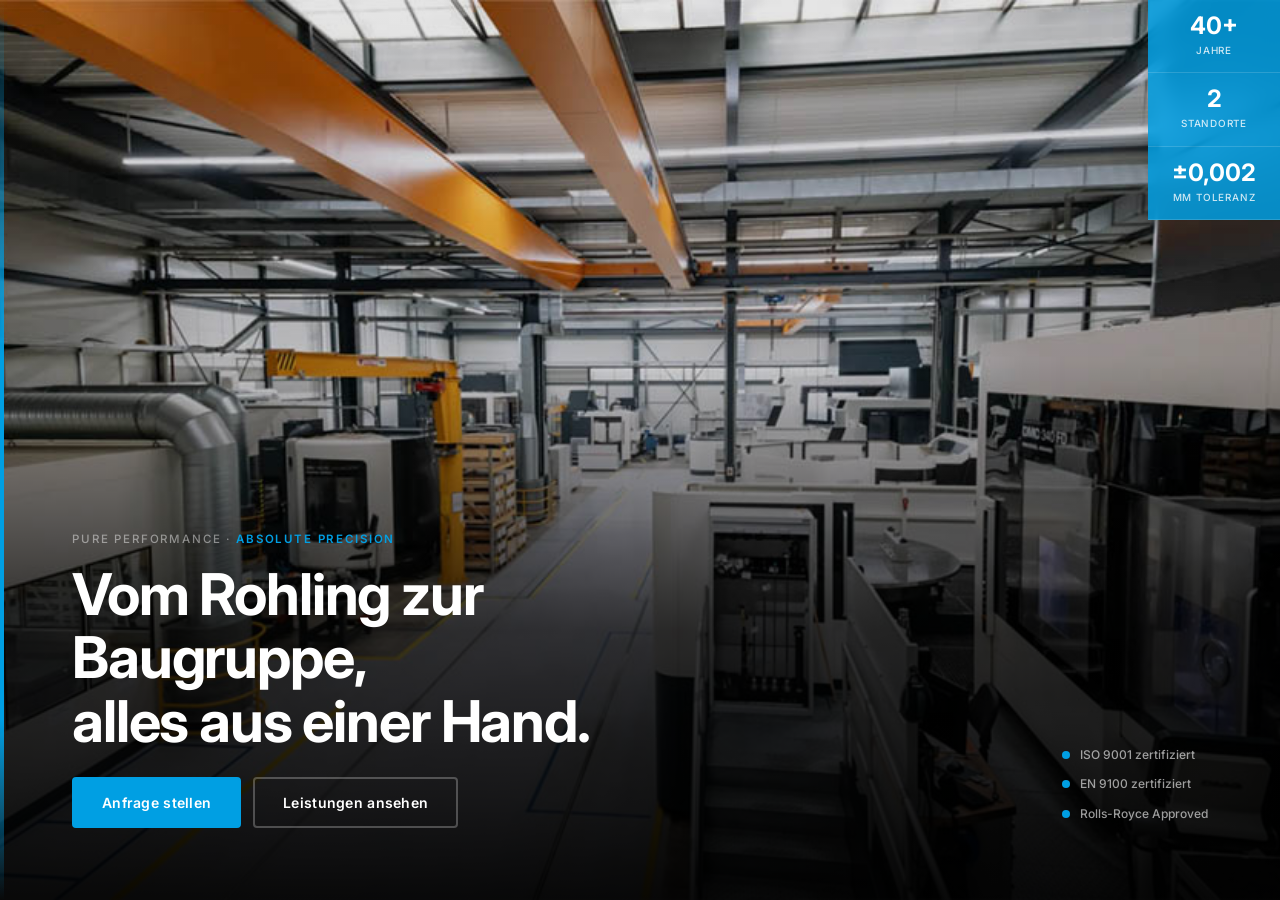
<file: hero-v3.html>
<!DOCTYPE html>
<html lang="de">
<head>
  <meta charset="UTF-8" />
  <meta name="viewport" content="width=device-width, initial-scale=1.0" />
  <title>Hero V3 – Cinematic Full-Bleed</title>
  <link rel="preconnect" href="https://fonts.googleapis.com" />
  <link href="https://fonts.googleapis.com/css2?family=Inter:wght@300;400;500;600;700&display=swap" rel="stylesheet" />
  <link rel="stylesheet" href="style.css" />
  <style>
    body { margin: 0; }

    .hero-v3 {
      min-height: 100vh;
      position: relative;
      display: flex;
      align-items: flex-end;
      overflow: hidden;
    }

    .hero-v3-bg {
      position: absolute;
      inset: 0;
      background-image: url('Images/Start/Hallenbild-Berghoff-2022.jpg.jpeg');
      background-size: cover;
      background-position: center;
    }

    /* Gradient: transparent top, dark bottom */
    .hero-v3-overlay {
      position: absolute;
      inset: 0;
      background: linear-gradient(
        to bottom,
        rgba(0,0,0,0.1) 0%,
        rgba(0,0,0,0.15) 40%,
        rgba(0,0,0,0.75) 70%,
        rgba(0,0,0,0.95) 100%
      );
    }

    /* Accent gradient left edge */
    .hero-v3-accent-edge {
      position: absolute;
      top: 0;
      left: 0;
      bottom: 0;
      width: 4px;
      background: linear-gradient(to bottom, transparent, #009fe3 40%, #009fe3 80%, transparent);
    }

    .hero-v3-content {
      position: relative;
      z-index: 2;
      width: 100%;
      padding: 0 72px 72px;
      display: grid;
      grid-template-columns: 1fr auto;
      gap: 48px;
      align-items: flex-end;
    }

    .hero-v3-left {}

    .hero-v3-slogan {
      font-size: 0.72rem;
      font-weight: 500;
      letter-spacing: 0.16em;
      text-transform: uppercase;
      color: rgba(255,255,255,0.45);
      margin-bottom: 14px;
    }
    .hero-v3-slogan strong {
      color: #009fe3;
      font-weight: 600;
    }

    .hero-v3-headline {
      font-size: clamp(2.4rem, 4.5vw, 4.2rem);
      font-weight: 700;
      color: #fff;
      line-height: 1.1;
      letter-spacing: -0.02em;
      margin: 0 0 24px;
      max-width: 700px;
    }

    .hero-v3-actions {
      display: flex;
      gap: 12px;
      flex-wrap: wrap;
    }

    /* Right column: cert stack */
    .hero-v3-right {
      display: flex;
      flex-direction: column;
      gap: 10px;
      padding-bottom: 4px;
    }
    .hero-v3-cert-item {
      display: flex;
      align-items: center;
      gap: 10px;
      font-size: 0.75rem;
      color: rgba(255,255,255,0.6);
      font-weight: 500;
    }
    .hero-v3-cert-dot {
      width: 8px;
      height: 8px;
      border-radius: 50%;
      background: #009fe3;
      flex-shrink: 0;
    }

    /* Stats strip above content */
    .hero-v3-stats {
      position: absolute;
      top: 0;
      right: 0;
      display: flex;
      flex-direction: column;
      gap: 0;
    }
    .hero-v3-stat {
      background: rgba(0,159,227,0.85);
      backdrop-filter: blur(8px);
      padding: 14px 24px;
      text-align: center;
      border-bottom: 1px solid rgba(255,255,255,0.15);
    }
    .hero-v3-stat-num {
      display: block;
      font-size: 1.5rem;
      font-weight: 700;
      color: #fff;
      line-height: 1;
    }
    .hero-v3-stat-label {
      display: block;
      font-size: 0.62rem;
      font-weight: 500;
      color: rgba(255,255,255,0.8);
      text-transform: uppercase;
      letter-spacing: 0.08em;
      margin-top: 4px;
    }
  </style>
</head>
<body>

<div class="hero-v3">
  <div class="hero-v3-bg"></div>
  <div class="hero-v3-overlay"></div>
  <div class="hero-v3-accent-edge"></div>

  <!-- Stats sidebar top-right -->
  <div class="hero-v3-stats">
    <div class="hero-v3-stat">
      <span class="hero-v3-stat-num">40+</span>
      <span class="hero-v3-stat-label">Jahre</span>
    </div>
    <div class="hero-v3-stat">
      <span class="hero-v3-stat-num">2</span>
      <span class="hero-v3-stat-label">Standorte</span>
    </div>
    <div class="hero-v3-stat">
      <span class="hero-v3-stat-num">±0,002</span>
      <span class="hero-v3-stat-label">mm Toleranz</span>
    </div>
  </div>

  <div class="hero-v3-content">
    <div class="hero-v3-left">
      <div class="hero-v3-slogan">pure performance · <strong>absolute precision</strong></div>
      <h1 class="hero-v3-headline">
        Vom Rohling zur Baugruppe,<br>alles aus einer Hand.
      </h1>
      <div class="hero-v3-actions">
        <a href="index.html#kontakt" class="btn btn-primary">Anfrage stellen</a>
        <a href="index.html#leistungen" class="btn btn-outline" style="border-color:rgba(255,255,255,0.25);color:#fff;">Leistungen ansehen</a>
      </div>
    </div>

    <div class="hero-v3-right">
      <div class="hero-v3-cert-item">
        <span class="hero-v3-cert-dot"></span>ISO 9001 zertifiziert
      </div>
      <div class="hero-v3-cert-item">
        <span class="hero-v3-cert-dot"></span>EN 9100 zertifiziert
      </div>
      <div class="hero-v3-cert-item">
        <span class="hero-v3-cert-dot"></span>Rolls-Royce Approved
      </div>
    </div>
  </div>
</div>

</body>
</html>
</file>
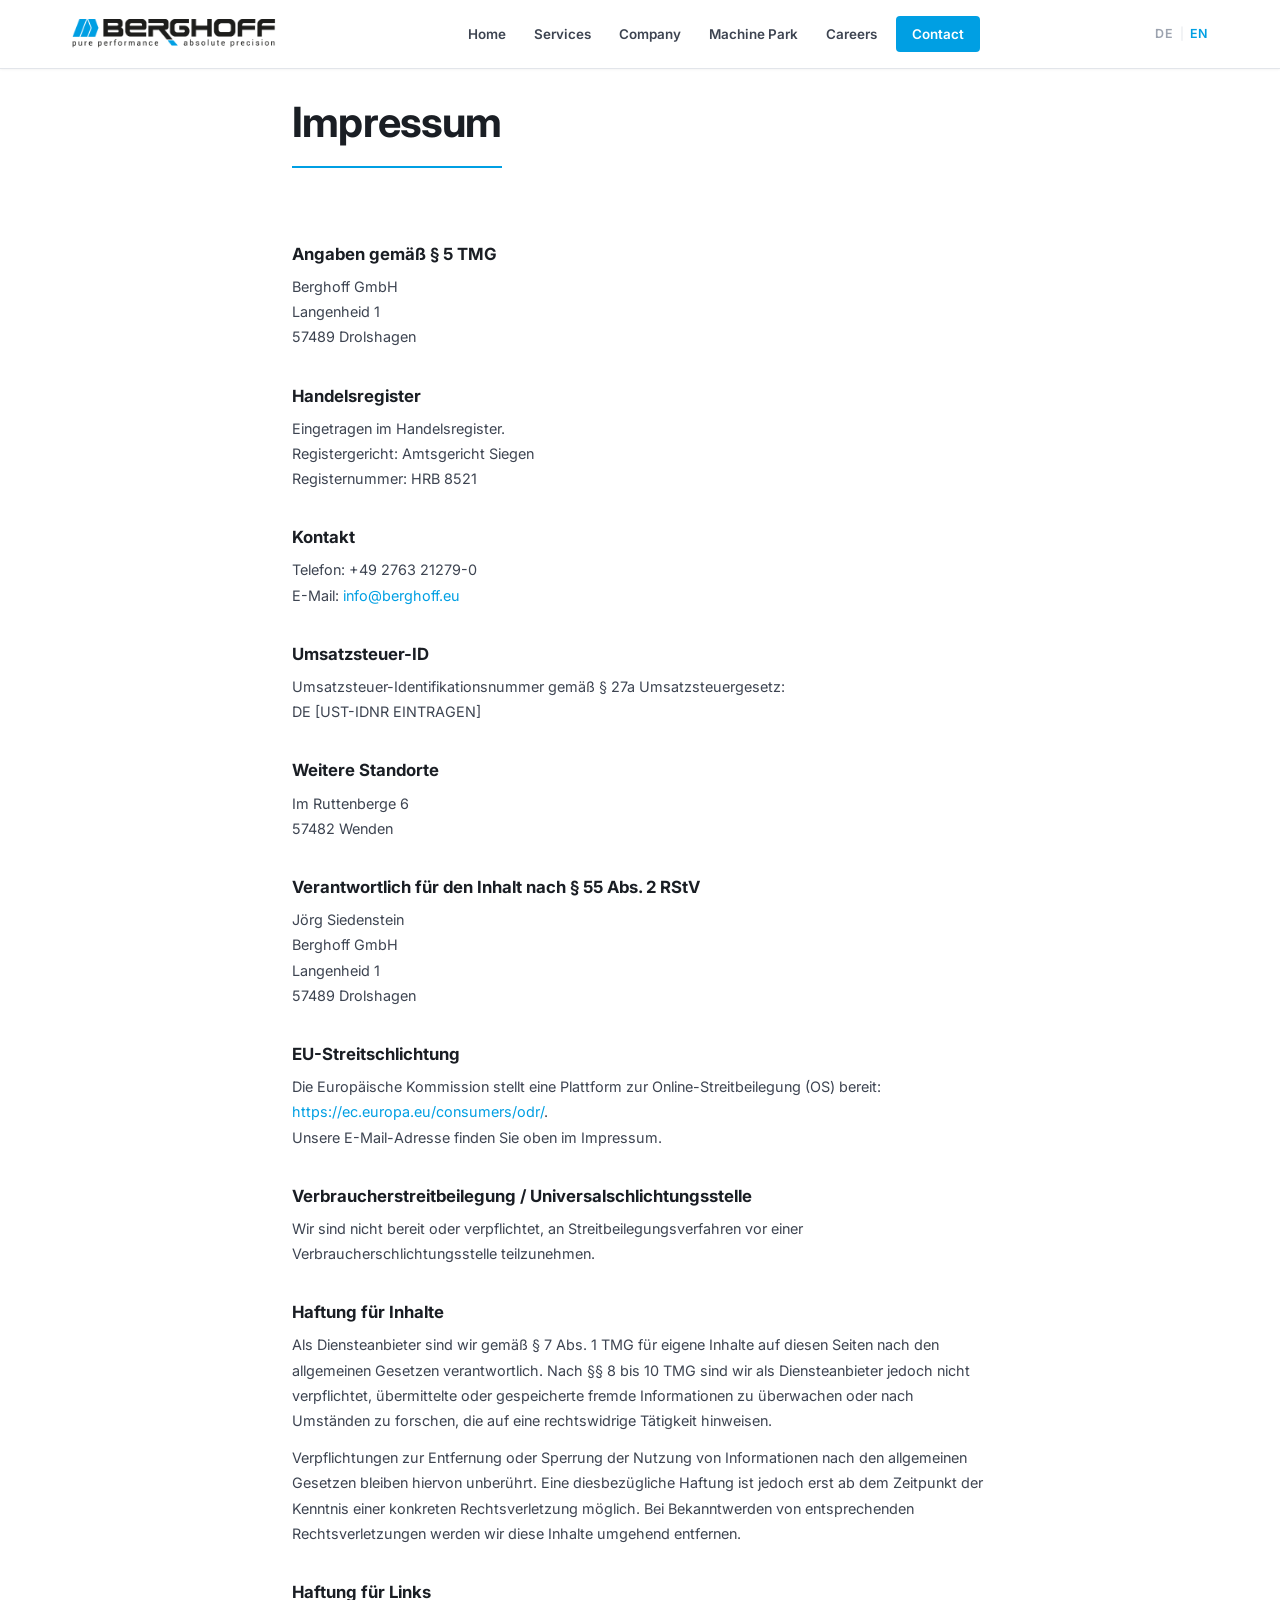
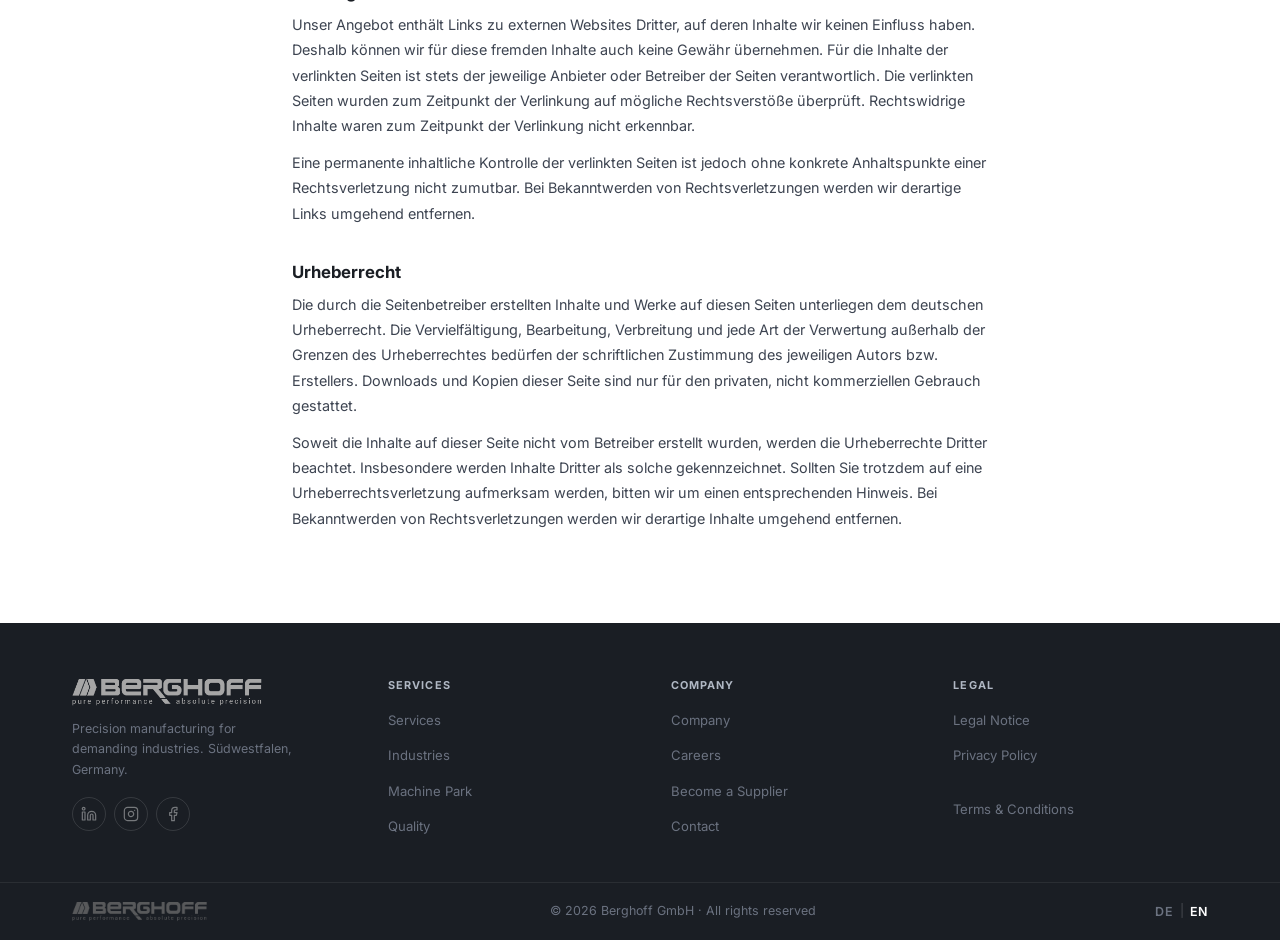
<file: impressum.html>
<!DOCTYPE html>
<html lang="de">
<head>
  <meta charset="UTF-8" />
  <meta name="viewport" content="width=device-width, initial-scale=1.0" />
  <title>Impressum | Berghoff GmbH</title>
  <meta name="robots" content="noindex, nofollow" />
  <link rel="preconnect" href="https://fonts.googleapis.com" />
  <link rel="preconnect" href="https://fonts.gstatic.com" crossorigin />
  <link href="https://fonts.googleapis.com/css2?family=Inter:wght@300;400;500;600;700&display=swap" rel="stylesheet" />
  <link rel="stylesheet" href="style.css" />
  <link rel="icon" type="image/png" href="Images/Berghoff_Icon.png" />
</head>
<body>

<!-- HEADER -->
<header class="site-header scrolled" id="site-header">
  <div class="container header-inner">
    <a href="index.html" class="logo-link" aria-label="Berghoff GmbH – Startseite">
      <img src="Images/Start/Berghoff_logo.png" alt="Berghoff GmbH" class="logo-img" />
    </a>
    <nav class="main-nav" id="main-nav" aria-label="Hauptnavigation">
      <ul>
        <li><a href="index.html"             data-i18n="nav_home"></a></li>
        <li><a href="index.html#leistungen"  data-i18n="nav_leistungen"></a></li>
        <li><a href="index.html#unternehmen" data-i18n="nav_unternehmen"></a></li>
        <li><a href="maschinenpark.html"      data-i18n="nav_maschinenpark"></a></li>
        <li><a href="karriere.html"           data-i18n="nav_karriere"></a></li>
        <li><a href="index.html#kontakt" class="nav-cta" data-i18n="nav_kontakt"></a></li>
      </ul>
    </nav>
    <div class="header-tools">
      <div class="lang-switch">
        <button class="lang-btn active" data-lang="de">DE</button>
        <span class="lang-sep">|</span>
        <button class="lang-btn" data-lang="en">EN</button>
      </div>
      <button class="hamburger" id="hamburger" aria-label="Menü" aria-expanded="false">
        <span></span><span></span><span></span>
      </button>
    </div>
  </div>
</header>

<!-- CONTENT -->
<main class="legal-main">
  <div class="container legal-content">

    <h1>Impressum</h1>

    <h2>Angaben gemäß § 5 TMG</h2>
    <p>
      Berghoff GmbH<br />
      Langenheid 1<br />
      57489 Drolshagen
    </p>

    <h2>Handelsregister</h2>
    <p>
      Eingetragen im Handelsregister.<br />
      Registergericht: Amtsgericht Siegen<br />
      Registernummer: HRB 8521
    </p>

    <h2>Kontakt</h2>
    <p>
      Telefon: +49 2763 21279-0<br />
      E-Mail: <a href="mailto:info@berghoff.eu">info@berghoff.eu</a>
    </p>

    <h2>Umsatzsteuer-ID</h2>
    <p>
      Umsatzsteuer-Identifikationsnummer gemäß § 27a Umsatzsteuergesetz:<br />
      DE [UST-IDNR EINTRAGEN]
    </p>

    <h2>Weitere Standorte</h2>
    <p>
      Im Ruttenberge 6<br />
      57482 Wenden
    </p>

    <h2>Verantwortlich für den Inhalt nach § 55 Abs. 2 RStV</h2>
    <p>
      Jörg Siedenstein<br />
      Berghoff GmbH<br />
      Langenheid 1<br />
      57489 Drolshagen
    </p>

    <h2>EU-Streitschlichtung</h2>
    <p>
      Die Europäische Kommission stellt eine Plattform zur Online-Streitbeilegung (OS) bereit:
      <a href="https://ec.europa.eu/consumers/odr/" target="_blank" rel="noopener noreferrer">https://ec.europa.eu/consumers/odr/</a>.<br />
      Unsere E-Mail-Adresse finden Sie oben im Impressum.
    </p>

    <h2>Verbraucherstreitbeilegung / Universalschlichtungsstelle</h2>
    <p>
      Wir sind nicht bereit oder verpflichtet, an Streitbeilegungsverfahren vor einer Verbraucherschlichtungsstelle teilzunehmen.
    </p>

    <h2>Haftung für Inhalte</h2>
    <p>
      Als Diensteanbieter sind wir gemäß § 7 Abs. 1 TMG für eigene Inhalte auf diesen Seiten nach den allgemeinen Gesetzen verantwortlich. Nach §§ 8 bis 10 TMG sind wir als Diensteanbieter jedoch nicht verpflichtet, übermittelte oder gespeicherte fremde Informationen zu überwachen oder nach Umständen zu forschen, die auf eine rechtswidrige Tätigkeit hinweisen.
    </p>
    <p>
      Verpflichtungen zur Entfernung oder Sperrung der Nutzung von Informationen nach den allgemeinen Gesetzen bleiben hiervon unberührt. Eine diesbezügliche Haftung ist jedoch erst ab dem Zeitpunkt der Kenntnis einer konkreten Rechtsverletzung möglich. Bei Bekanntwerden von entsprechenden Rechtsverletzungen werden wir diese Inhalte umgehend entfernen.
    </p>

    <h2>Haftung für Links</h2>
    <p>
      Unser Angebot enthält Links zu externen Websites Dritter, auf deren Inhalte wir keinen Einfluss haben. Deshalb können wir für diese fremden Inhalte auch keine Gewähr übernehmen. Für die Inhalte der verlinkten Seiten ist stets der jeweilige Anbieter oder Betreiber der Seiten verantwortlich. Die verlinkten Seiten wurden zum Zeitpunkt der Verlinkung auf mögliche Rechtsverstöße überprüft. Rechtswidrige Inhalte waren zum Zeitpunkt der Verlinkung nicht erkennbar.
    </p>
    <p>
      Eine permanente inhaltliche Kontrolle der verlinkten Seiten ist jedoch ohne konkrete Anhaltspunkte einer Rechtsverletzung nicht zumutbar. Bei Bekanntwerden von Rechtsverletzungen werden wir derartige Links umgehend entfernen.
    </p>

    <h2>Urheberrecht</h2>
    <p>
      Die durch die Seitenbetreiber erstellten Inhalte und Werke auf diesen Seiten unterliegen dem deutschen Urheberrecht. Die Vervielfältigung, Bearbeitung, Verbreitung und jede Art der Verwertung außerhalb der Grenzen des Urheberrechtes bedürfen der schriftlichen Zustimmung des jeweiligen Autors bzw. Erstellers. Downloads und Kopien dieser Seite sind nur für den privaten, nicht kommerziellen Gebrauch gestattet.
    </p>
    <p>
      Soweit die Inhalte auf dieser Seite nicht vom Betreiber erstellt wurden, werden die Urheberrechte Dritter beachtet. Insbesondere werden Inhalte Dritter als solche gekennzeichnet. Sollten Sie trotzdem auf eine Urheberrechtsverletzung aufmerksam werden, bitten wir um einen entsprechenden Hinweis. Bei Bekanntwerden von Rechtsverletzungen werden wir derartige Inhalte umgehend entfernen.
    </p>

  </div>
</main>

<!-- FOOTER -->
<footer class="site-footer">
  <div class="container footer-inner">
    <div class="footer-brand">
      <img src="Images/Start/berghoff_logo-schwarz-gross.png" alt="Berghoff GmbH" class="footer-logo" />
      <p class="footer-tagline" data-i18n="footer_tagline"></p>
      <div class="footer-social">
        <a href="https://www.linkedin.com/company/berghoff-group---pure-performance-absolute-precision" class="social-link" target="_blank" rel="noopener noreferrer" aria-label="Berghoff auf LinkedIn">
          <svg viewBox="0 0 24 24" fill="none" stroke="currentColor" stroke-width="1.8" stroke-linecap="round" stroke-linejoin="round"><path d="M16 8a6 6 0 0 1 6 6v7h-4v-7a2 2 0 0 0-2-2 2 2 0 0 0-2 2v7h-4v-7a6 6 0 0 1 6-6z"/><rect x="2" y="9" width="4" height="12"/><circle cx="4" cy="4" r="2"/></svg>
        </a>
        <a href="https://www.instagram.com/berghoff_team/" class="social-link" target="_blank" rel="noopener noreferrer" aria-label="Berghoff auf Instagram">
          <svg viewBox="0 0 24 24" fill="none" stroke="currentColor" stroke-width="1.8" stroke-linecap="round" stroke-linejoin="round"><rect x="2" y="2" width="20" height="20" rx="5"/><path d="M16 11.37A4 4 0 1 1 12.63 8 4 4 0 0 1 16 11.37z"/><line x1="17.5" y1="6.5" x2="17.51" y2="6.5"/></svg>
        </a>
        <a href="https://www.facebook.com/berghoff.team" class="social-link" target="_blank" rel="noopener noreferrer" aria-label="Berghoff auf Facebook">
          <svg viewBox="0 0 24 24" fill="none" stroke="currentColor" stroke-width="1.8" stroke-linecap="round" stroke-linejoin="round"><path d="M18 2h-3a5 5 0 0 0-5 5v3H7v4h3v8h4v-8h3l1-4h-4V7a1 1 0 0 1 1-1h3z"/></svg>
        </a>
      </div>
    </div>
    <div class="footer-links">
      <div class="footer-col">
        <h5 data-i18n="footer_col1_title"></h5>
        <ul>
          <li><a href="index.html#leistungen"   data-i18n="nav_leistungen"></a></li>
          <li><a href="index.html#branchen"      data-i18n="footer_branchen"></a></li>
          <li><a href="maschinenpark.html"        data-i18n="nav_maschinenpark"></a></li>
          <li><a href="index.html#qualitaet"     data-i18n="footer_quality"></a></li>
        </ul>
      </div>
      <div class="footer-col">
        <h5 data-i18n="footer_col2_title"></h5>
        <ul>
          <li><a href="index.html#unternehmen" data-i18n="nav_unternehmen"></a></li>
          <li><a href="karriere.html"           data-i18n="nav_karriere"></a></li>
          <li><a href="lieferant.html"          data-i18n="footer_supplier"></a></li>
          <li><a href="index.html#kontakt"      data-i18n="nav_kontakt"></a></li>
        </ul>
      </div>
      <div class="footer-col">
        <h5 data-i18n="footer_col3_title"></h5>
        <ul>
          <li><a href="impressum.html" data-i18n="footer_imprint"></a></li>
          <li><a href="datenschutz.html" data-i18n="footer_privacy"></a></li>
          <li><a href="datenschutz-bewerbungstool.html" data-i18n="footer_privacy_jobs"></a></li>
          <li><a href="datenschutzerklaerung.html" data-i18n="footer_privacy_full"></a></li>
          <li><a href="agb.html" data-i18n="footer_terms"></a></li>
        </ul>
      </div>
    </div>
  </div>
  <div class="footer-bottom">
    <div class="container footer-bottom-inner">
      <img src="Images/Start/berghoff_logo-schwarz-gross.png" alt="Berghoff GmbH" class="footer-bottom-logo" />
      <span data-i18n="footer_copy"></span>
      <div class="lang-switch">
        <button class="lang-btn active" data-lang="de">DE</button>
        <span class="lang-sep">|</span>
        <button class="lang-btn" data-lang="en">EN</button>
      </div>
    </div>
  </div>
</footer>

<script src="i18n.js"></script>
<script src="main.js"></script>
</body>
</html>
</file>
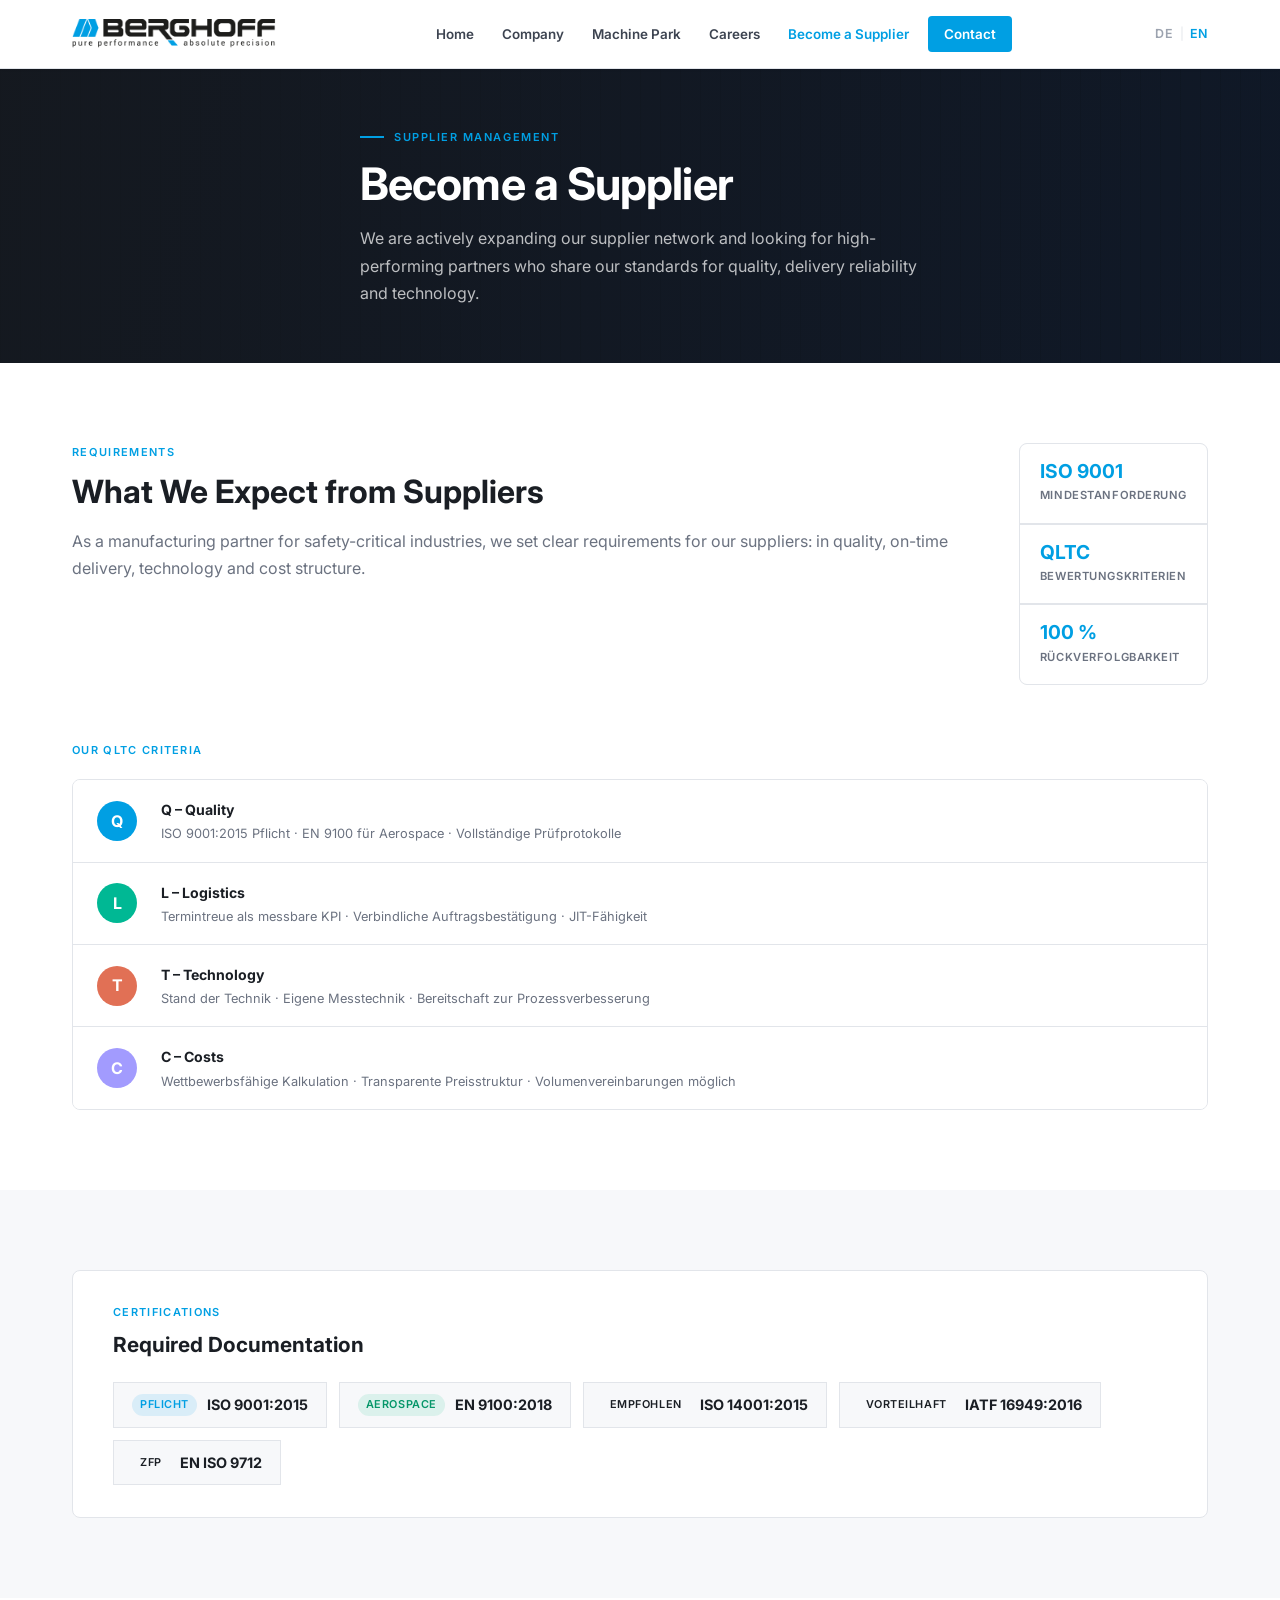
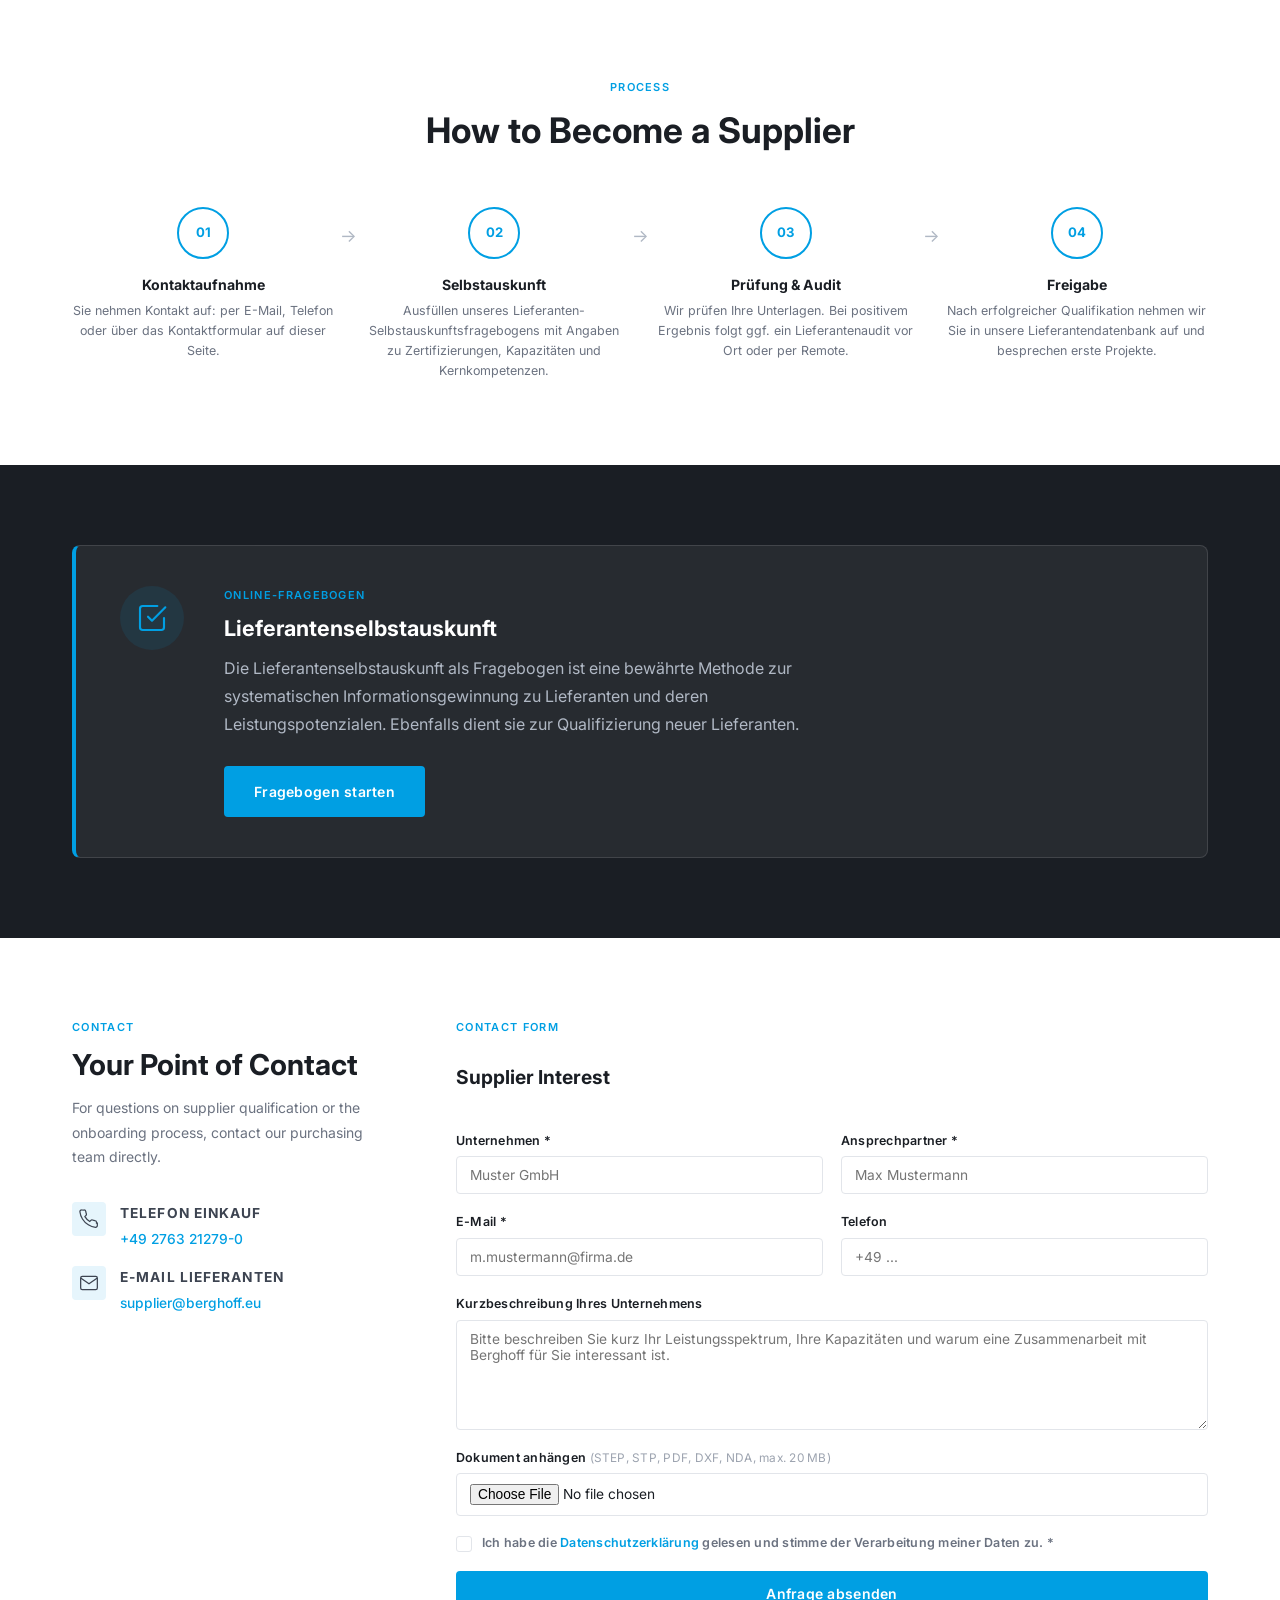
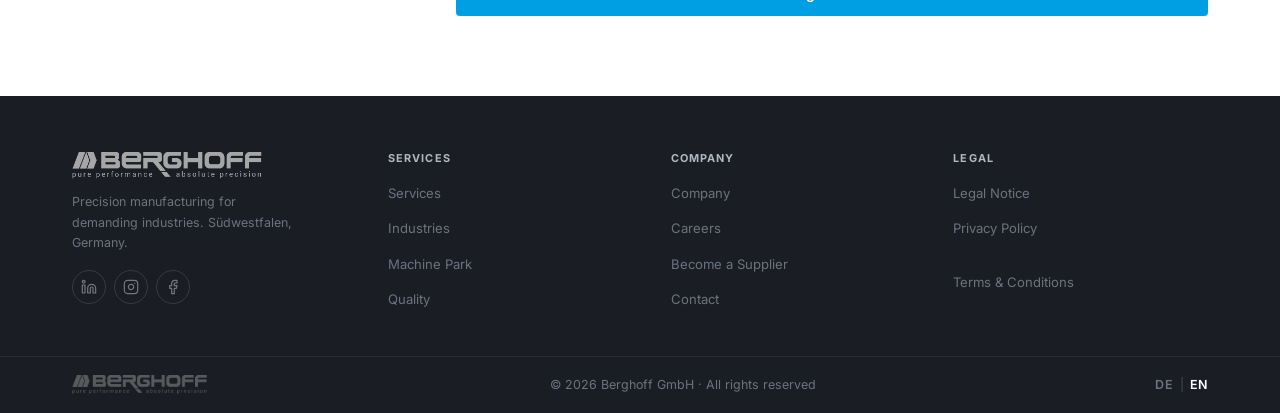
<file: lieferant.html>
﻿<!DOCTYPE html>
<html lang="de">
<head>
  <meta charset="UTF-8" />
  <meta name="viewport" content="width=device-width, initial-scale=1.0" />
  <title>Lieferant werden | Berghoff GmbH</title>
  <meta name="description" content="Lieferant werden bei Berghoff GmbH – Anforderungen, QLTC-Kriterien und Kontakt für potenzielle Lieferanten." />
  <link rel="preconnect" href="https://fonts.googleapis.com" />
  <link rel="preconnect" href="https://fonts.gstatic.com" crossorigin />
  <link href="https://fonts.googleapis.com/css2?family=Inter:wght@300;400;500;600;700&display=swap" rel="stylesheet" />
  <link rel="stylesheet" href="style.css" />
  <link rel="icon" type="image/png" href="Images/Berghoff_Icon.png" />
</head>
<body>

<header class="site-header scrolled" id="site-header">
  <div class="container header-inner">
    <a href="index.html" class="logo-link" aria-label="Berghoff GmbH – Startseite">
      <img src="Images/Start/Berghoff_logo.png" alt="Berghoff GmbH" class="logo-img" />
    </a>
    <nav class="main-nav" id="main-nav" aria-label="Hauptnavigation">
      <ul>
        <li><a href="index.html"                           data-i18n="nav_home"></a></li>
        <li><a href="index.html#unternehmen"               data-i18n="nav_unternehmen"></a></li>
        <li><a href="maschinenpark.html"                   data-i18n="nav_maschinenpark"></a></li>
        <li><a href="karriere.html"                        data-i18n="nav_karriere"></a></li>
        <li><a href="lieferant.html" class="nav-active"   data-i18n="nav_lieferant"></a></li>
        <li><a href="index.html#kontakt" class="nav-cta"  data-i18n="nav_kontakt"></a></li>
      </ul>
    </nav>
    <div class="header-tools">
      <div class="lang-switch">
        <button class="lang-btn active" data-lang="de">DE</button>
        <span class="lang-sep">|</span>
        <button class="lang-btn" data-lang="en">EN</button>
      </div>
      <button class="hamburger" id="hamburger" aria-label="Menü" aria-expanded="false">
        <span></span><span></span><span></span>
      </button>
    </div>
  </div>
</header>

<section class="page-hero page-hero--supplier">
  <div class="page-hero-overlay"></div>
  <div class="container page-hero-content">
    <div class="page-hero-label" data-i18n="sup_hero_label"></div>
    <h1 data-i18n="sup_hero_title"></h1>
    <p data-i18n="sup_hero_sub"></p>
  </div>
</section>

<section class="section" id="anforderungen">
  <div class="container">
    <div class="sup-intro-layout">
      <div>
        <div class="section-label" data-i18n="sup_req_label"></div>
        <h2 data-i18n="sup_req_title"></h2>
        <p class="section-intro" style="text-align:left; max-width:none;" data-i18n="sup_req_text"></p>
      </div>
      <div class="sup-intro-stat">
        <div class="sup-stat-item">
          <span class="sup-stat-num">ISO 9001</span>
          <span class="sup-stat-label">Mindestanforderung</span>
        </div>
        <div class="sup-stat-item">
          <span class="sup-stat-num">QLTC</span>
          <span class="sup-stat-label">Bewertungskriterien</span>
        </div>
        <div class="sup-stat-item">
          <span class="sup-stat-num">100 %</span>
          <span class="sup-stat-label">Rückverfolgbarkeit</span>
        </div>
      </div>
    </div>

    <div class="section-label" style="margin-top:56px;" data-i18n="sup_qltc_label"></div>
    <div class="qltc-compact">
      <div class="qltc-row">
        <div class="qltc-row-letter qltc-q">Q</div>
        <div class="qltc-row-body">
          <strong data-i18n="sup_qltc_q_title"></strong>
          <span>ISO 9001:2015 Pflicht · EN 9100 für Aerospace · Vollständige Prüfprotokolle</span>
        </div>
      </div>
      <div class="qltc-row">
        <div class="qltc-row-letter qltc-l">L</div>
        <div class="qltc-row-body">
          <strong data-i18n="sup_qltc_l_title"></strong>
          <span>Termintreue als messbare KPI · Verbindliche Auftragsbestätigung · JIT-Fähigkeit</span>
        </div>
      </div>
      <div class="qltc-row">
        <div class="qltc-row-letter qltc-t">T</div>
        <div class="qltc-row-body">
          <strong data-i18n="sup_qltc_t_title"></strong>
          <span>Stand der Technik · Eigene Messtechnik · Bereitschaft zur Prozessverbesserung</span>
        </div>
      </div>
      <div class="qltc-row">
        <div class="qltc-row-letter qltc-c">C</div>
        <div class="qltc-row-body">
          <strong data-i18n="sup_qltc_c_title"></strong>
          <span>Wettbewerbsfähige Kalkulation · Transparente Preisstruktur · Volumenvereinbarungen möglich</span>
        </div>
      </div>
    </div>
  </div>
</section>

<section class="section section--alt" id="zertifizierungen">
  <div class="container">
    <div class="cert-summary-box">
      <div class="cert-summary-head">
        <div class="section-label" data-i18n="sup_cert_label"></div>
        <h2 data-i18n="sup_cert_title"></h2>
      </div>
      <div class="cert-summary-pills">
        <div class="cert-pill cert-pill--required">
          <span class="cert-pill-badge">Pflicht</span>
          <strong>ISO 9001:2015</strong>
        </div>
        <div class="cert-pill cert-pill--conditional">
          <span class="cert-pill-badge">Aerospace</span>
          <strong>EN 9100:2018</strong>
        </div>
        <div class="cert-pill">
          <span class="cert-pill-badge">Empfohlen</span>
          <strong>ISO 14001:2015</strong>
        </div>
        <div class="cert-pill">
          <span class="cert-pill-badge">Vorteilhaft</span>
          <strong>IATF 16949:2016</strong>
        </div>
        <div class="cert-pill">
          <span class="cert-pill-badge">ZfP</span>
          <strong>EN ISO 9712</strong>
        </div>
      </div>
    </div>
  </div>
</section>

<section class="section" id="prozess">
  <div class="container">
    <div class="section-header">
      <div class="section-label" data-i18n="sup_process_label"></div>
      <h2 data-i18n="sup_process_title"></h2>
    </div>
    <div class="process-track">
      <div class="process-step">
        <div class="process-circle">01</div>
        <div class="process-content">
          <h3>Kontaktaufnahme</h3>
          <p>Sie nehmen Kontakt auf: per E-Mail, Telefon oder über das Kontaktformular auf dieser Seite.</p>
        </div>
      </div>
      <div class="process-arrow">→</div>
      <div class="process-step">
        <div class="process-circle">02</div>
        <div class="process-content">
          <h3>Selbstauskunft</h3>
          <p>Ausfüllen unseres Lieferanten-Selbstauskunftsfragebogens mit Angaben zu Zertifizierungen, Kapazitäten und Kernkompetenzen.</p>
        </div>
      </div>
      <div class="process-arrow">→</div>
      <div class="process-step">
        <div class="process-circle">03</div>
        <div class="process-content">
          <h3>Prüfung & Audit</h3>
          <p>Wir prüfen Ihre Unterlagen. Bei positivem Ergebnis folgt ggf. ein Lieferantenaudit vor Ort oder per Remote.</p>
        </div>
      </div>
      <div class="process-arrow">→</div>
      <div class="process-step">
        <div class="process-circle">04</div>
        <div class="process-content">
          <h3>Freigabe</h3>
          <p>Nach erfolgreicher Qualifikation nehmen wir Sie in unsere Lieferantendatenbank auf und besprechen erste Projekte.</p>
        </div>
      </div>
    </div>
  </div>
</section>

<section class="section section--dark" id="selbstauskunft">
  <div class="container">
    <div class="selbst-banner">
      <div class="selbst-icon">
        <svg viewBox="0 0 24 24" fill="none" stroke="currentColor" stroke-width="1.6" stroke-linecap="round" stroke-linejoin="round">
          <path d="M9 11l3 3L22 4"/><path d="M21 12v7a2 2 0 0 1-2 2H5a2 2 0 0 1-2-2V5a2 2 0 0 1 2-2h11"/>
        </svg>
      </div>
      <div class="selbst-body">
        <div class="section-label">Online-Fragebogen</div>
        <h2>Lieferantenselbstauskunft</h2>
        <p>Die Lieferantenselbstauskunft als Fragebogen ist eine bewährte Methode zur systematischen Informationsgewinnung zu Lieferanten und deren Leistungspotenzialen. Ebenfalls dient sie zur Qualifizierung neuer Lieferanten.</p>
        <a href="https://docs.google.com/forms/d/e/1FAIpQLSdS9jOwsyiDkFslF10DnizWUmhAfBH1zaUnP6eFb09_03BjsA/viewform"
           class="btn btn-primary"
           target="_blank"
           rel="noopener noreferrer">
          Fragebogen starten
        </a>
      </div>
    </div>
  </div>
</section>

<section class="section" id="lieferant-kontakt">
  <div class="container">
    <div class="sup-contact-layout">
      <div class="sup-contact-info">
        <div class="section-label" data-i18n="sup_contact_label"></div>
        <h2 data-i18n="sup_contact_title"></h2>
        <p data-i18n="sup_contact_text"></p>
        <div class="contact-block" style="margin-top:32px">
          <div class="contact-block-icon">
            <svg width="20" height="20" viewBox="0 0 24 24" fill="none"><path d="M22 16.92v3a2 2 0 0 1-2.18 2 19.79 19.79 0 0 1-8.63-3.07A19.5 19.5 0 0 1 4.16 12a19.8 19.8 0 0 1-3.07-8.67A2 2 0 0 1 3.11 1.2h3a2 2 0 0 1 2 1.72c.127.96.361 1.903.7 2.81a2 2 0 0 1-.45 2.11L7.09 9.09a16 16 0 0 0 5.83 5.83l1.26-1.26a2 2 0 0 1 2.11-.45c.907.339 1.85.573 2.81.7A2 2 0 0 1 21 16v.92z" stroke="currentColor" stroke-width="1.5"/></svg>
          </div>
          <div>
            <div class="contact-block-label">Telefon Einkauf</div>
            <a href="tel:+4927632127900">+49 2763 21279-0</a>
          </div>
        </div>
        <div class="contact-block" style="margin-top:16px">
          <div class="contact-block-icon">
            <svg width="20" height="20" viewBox="0 0 24 24" fill="none"><path d="M4 4h16c1.1 0 2 .9 2 2v12c0 1.1-.9 2-2 2H4c-1.1 0-2-.9-2-2V6c0-1.1.9-2 2-2z" stroke="currentColor" stroke-width="1.5"/><polyline points="22,6 12,13 2,6" stroke="currentColor" stroke-width="1.5"/></svg>
          </div>
          <div>
            <div class="contact-block-label">E-Mail Lieferanten</div>
            <a href="mailto:supplier@berghoff.eu">supplier@berghoff.eu</a>
          </div>
        </div>
      </div>

      <form class="contact-form" id="supplier-form" novalidate>
        <div class="section-label" data-i18n="sup_form_label"></div>
        <h3 style="margin-bottom:24px; font-size:1.2rem;" data-i18n="sup_form_title"></h3>
        <div class="form-row">
          <div class="form-group">
            <label for="s-company">Unternehmen *</label>
            <input type="text" id="s-company" name="company" required placeholder="Muster GmbH" />
          </div>
          <div class="form-group">
            <label for="s-name">Ansprechpartner *</label>
            <input type="text" id="s-name" name="name" required placeholder="Max Mustermann" />
          </div>
        </div>
        <div class="form-row">
          <div class="form-group">
            <label for="s-email">E-Mail *</label>
            <input type="email" id="s-email" name="email" required placeholder="m.mustermann@firma.de" />
          </div>
          <div class="form-group">
            <label for="s-phone">Telefon</label>
            <input type="tel" id="s-phone" name="phone" placeholder="+49 ..." />
          </div>
        </div>
        <div class="form-group">
          <label for="s-message">Kurzbeschreibung Ihres Unternehmens</label>
          <textarea id="s-message" name="message" rows="4" placeholder="Bitte beschreiben Sie kurz Ihr Leistungsspektrum, Ihre Kapazitäten und warum eine Zusammenarbeit mit Berghoff für Sie interessant ist."></textarea>
        </div>
        <div class="form-group">
          <label for="s-upload">Dokument anhängen <span class="form-note">(STEP, STP, PDF, DXF, NDA, max. 20 MB)</span></label>
          <input type="file" id="s-upload" name="upload" accept=".step,.stp,.pdf,.dxf,.dwg,.doc,.docx" class="file-input" />
        </div>
        <div class="form-group form-group--check">
          <label class="checkbox-label">
            <input type="checkbox" name="privacy" required />
            <span>Ich habe die <a href="datenschutzerklaerung.html" target="_blank" rel="noopener">Datenschutzerklärung</a> gelesen und stimme der Verarbeitung meiner Daten zu. *</span>
          </label>
        </div>
        <button type="submit" class="btn btn-primary">Anfrage absenden</button>
        <div class="form-success" id="supplier-form-success" hidden>Vielen Dank für Ihr Interesse! Unser Einkaufsteam meldet sich innerhalb weniger Werktage bei Ihnen.</div>
      </form>
    </div>
  </div>
</section>

<footer class="site-footer">
  <div class="container footer-inner">
    <div class="footer-brand">
      <img src="Images/Start/berghoff_logo-schwarz-gross.png" alt="Berghoff GmbH" class="footer-logo" />
      <p class="footer-tagline" data-i18n="footer_tagline"></p>
      <div class="footer-social">
        <a href="https://www.linkedin.com/company/berghoff-group---pure-performance-absolute-precision" class="social-link" target="_blank" rel="noopener noreferrer" aria-label="Berghoff auf LinkedIn">
          <svg viewBox="0 0 24 24" fill="none" stroke="currentColor" stroke-width="1.8" stroke-linecap="round" stroke-linejoin="round"><path d="M16 8a6 6 0 0 1 6 6v7h-4v-7a2 2 0 0 0-2-2 2 2 0 0 0-2 2v7h-4v-7a6 6 0 0 1 6-6z"/><rect x="2" y="9" width="4" height="12"/><circle cx="4" cy="4" r="2"/></svg>
        </a>
        <a href="https://www.instagram.com/berghoff_team/" class="social-link" target="_blank" rel="noopener noreferrer" aria-label="Berghoff auf Instagram">
          <svg viewBox="0 0 24 24" fill="none" stroke="currentColor" stroke-width="1.8" stroke-linecap="round" stroke-linejoin="round"><rect x="2" y="2" width="20" height="20" rx="5"/><path d="M16 11.37A4 4 0 1 1 12.63 8 4 4 0 0 1 16 11.37z"/><line x1="17.5" y1="6.5" x2="17.51" y2="6.5"/></svg>
        </a>
        <a href="https://www.facebook.com/berghoff.team" class="social-link" target="_blank" rel="noopener noreferrer" aria-label="Berghoff auf Facebook">
          <svg viewBox="0 0 24 24" fill="none" stroke="currentColor" stroke-width="1.8" stroke-linecap="round" stroke-linejoin="round"><path d="M18 2h-3a5 5 0 0 0-5 5v3H7v4h3v8h4v-8h3l1-4h-4V7a1 1 0 0 1 1-1h3z"/></svg>
        </a>
      </div>
    </div>
    <div class="footer-links">
      <div class="footer-col">
        <h5 data-i18n="footer_col1_title"></h5>
        <ul>
          <li><a href="index.html#leistungen"  data-i18n="nav_leistungen"></a></li>
          <li><a href="index.html#branchen"    data-i18n="footer_branchen"></a></li>
          <li><a href="maschinenpark.html"      data-i18n="nav_maschinenpark"></a></li>
          <li><a href="index.html#qualitaet"   data-i18n="footer_quality"></a></li>
        </ul>
      </div>
      <div class="footer-col">
        <h5 data-i18n="footer_col2_title"></h5>
        <ul>
          <li><a href="index.html#unternehmen" data-i18n="nav_unternehmen"></a></li>
          <li><a href="karriere.html"           data-i18n="nav_karriere"></a></li>
          <li><a href="lieferant.html"          data-i18n="footer_supplier"></a></li>
          <li><a href="index.html#kontakt"      data-i18n="nav_kontakt"></a></li>
        </ul>
      </div>
      <div class="footer-col">
        <h5 data-i18n="footer_col3_title"></h5>
        <ul>
          <li><a href="impressum.html" data-i18n="footer_imprint"></a></li>
          <li><a href="datenschutz.html" data-i18n="footer_privacy"></a></li>
          <li><a href="datenschutz-bewerbungstool.html" data-i18n="footer_privacy_jobs"></a></li>
          <li><a href="datenschutzerklaerung.html" data-i18n="footer_privacy_full"></a></li>
          <li><a href="agb.html" data-i18n="footer_terms"></a></li>
        </ul>
      </div>
    </div>
  </div>
  <div class="footer-bottom">
    <div class="container footer-bottom-inner">
      <img src="Images/Start/berghoff_logo-schwarz-gross.png" alt="Berghoff GmbH" class="footer-bottom-logo" />
      <span data-i18n="footer_copy"></span>
      <div class="lang-switch">
        <button class="lang-btn active" data-lang="de">DE</button>
        <span class="lang-sep">|</span>
        <button class="lang-btn" data-lang="en">EN</button>
      </div>
    </div>
  </div>
</footer>

<script src="i18n.js"></script>
<script src="main.js"></script>
<script>
  document.getElementById('supplier-form').addEventListener('submit', function(e) {
    e.preventDefault();
    const success = document.getElementById('supplier-form-success');
    success.hidden = false;
    this.reset();
    success.scrollIntoView({ behavior: 'smooth', block: 'nearest' });
  });
</script>
</body>
</html>
</file>
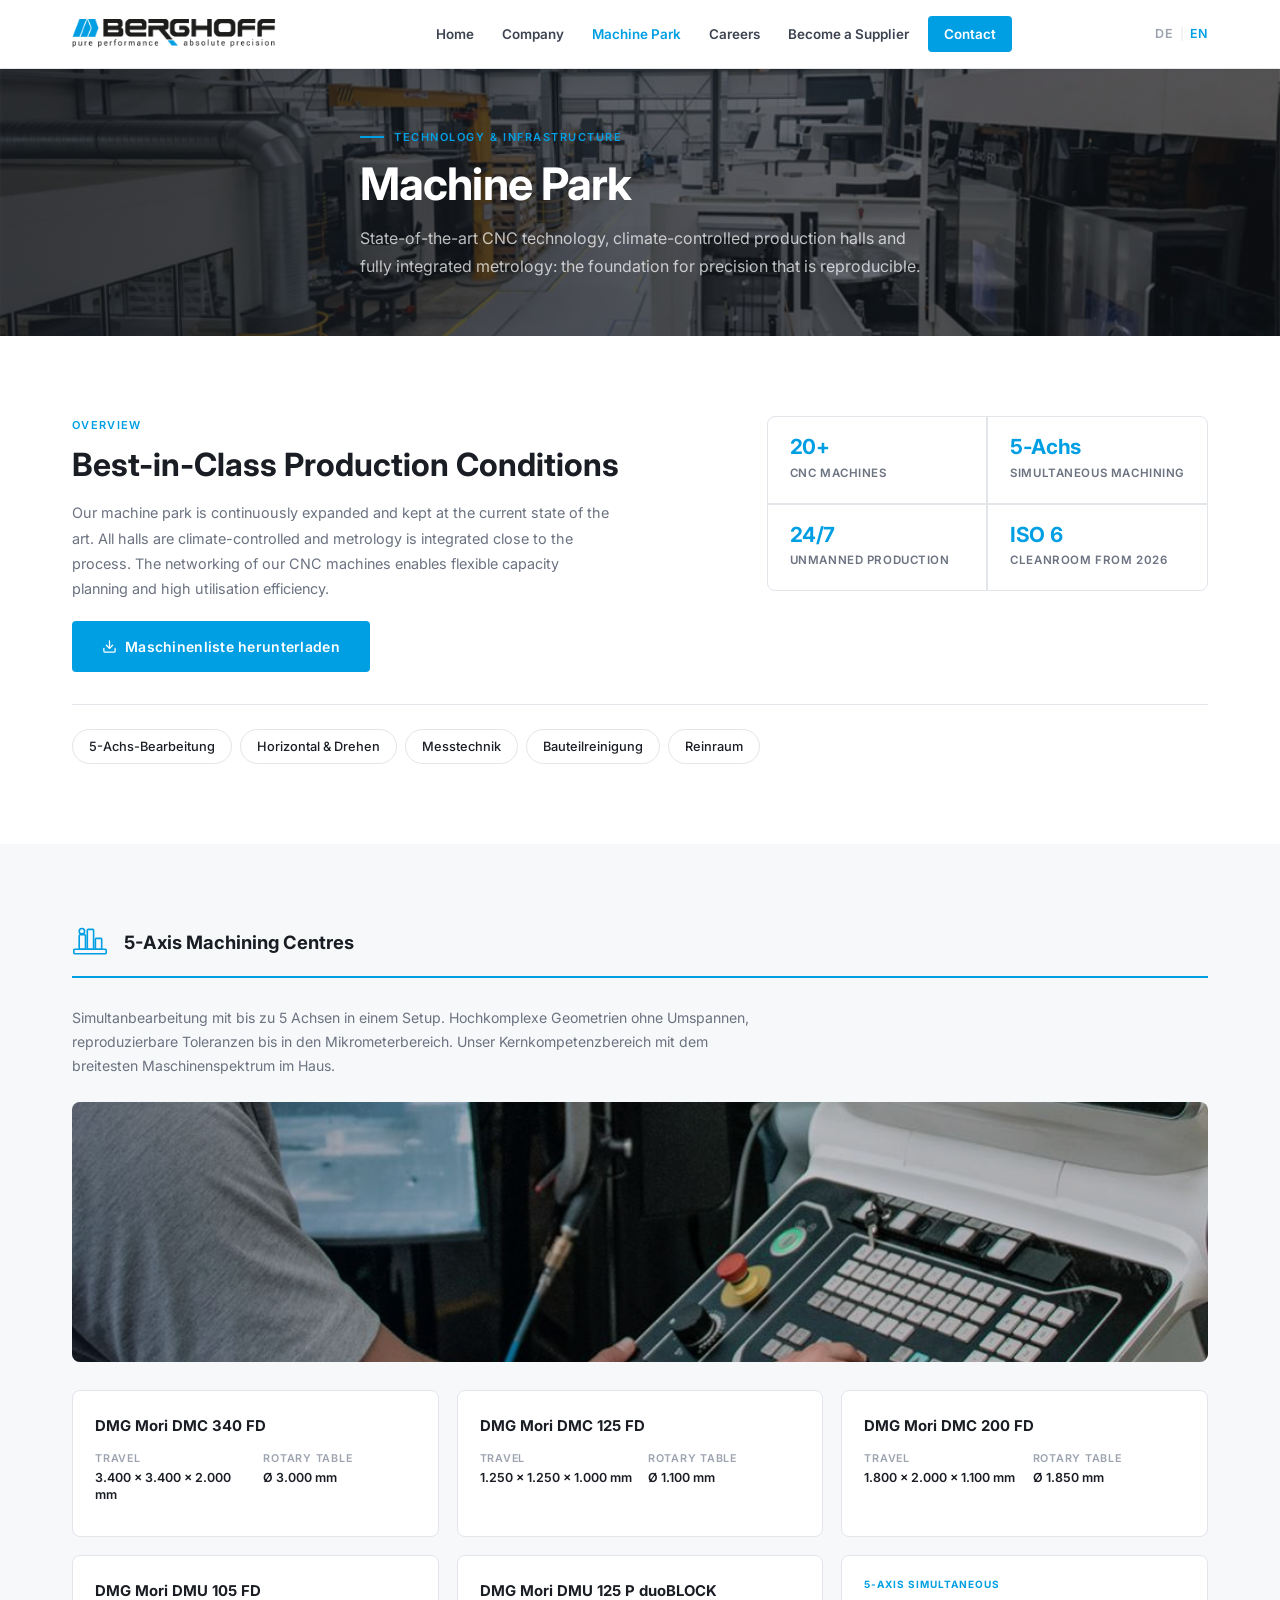
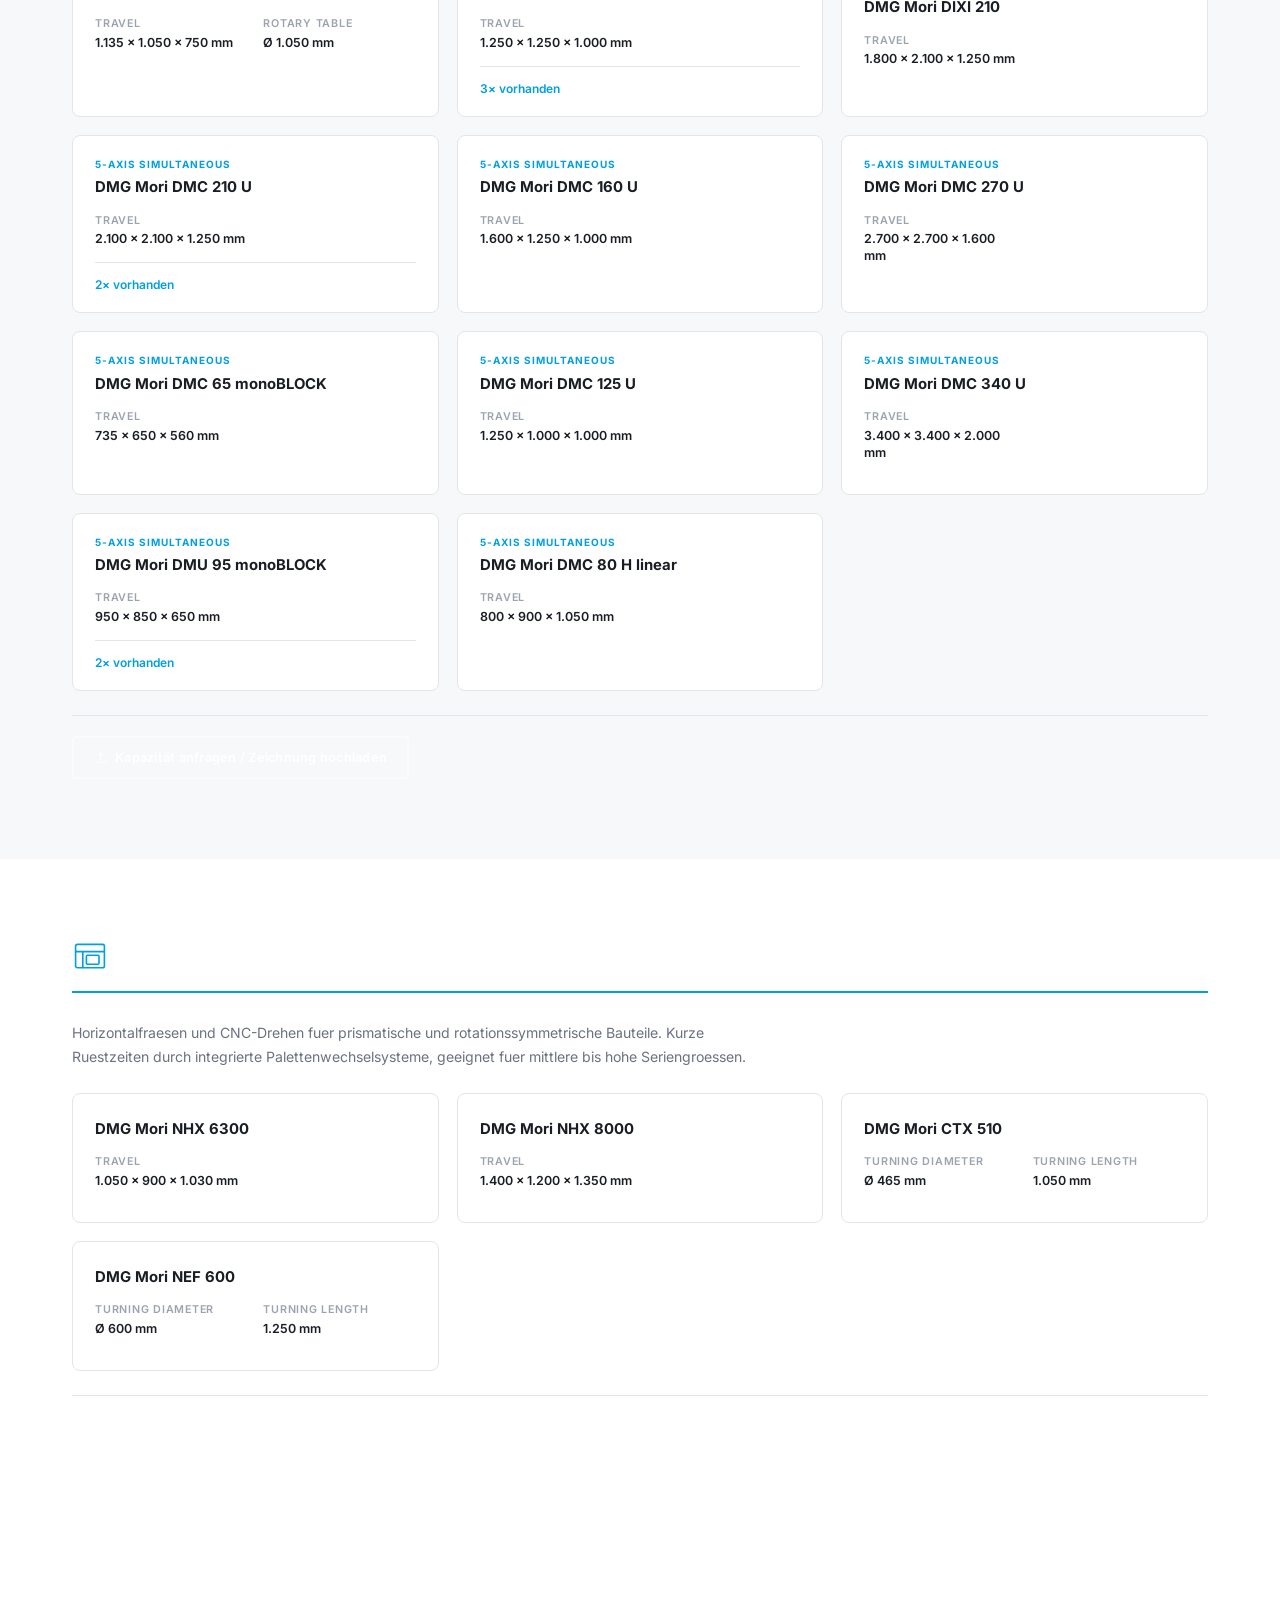
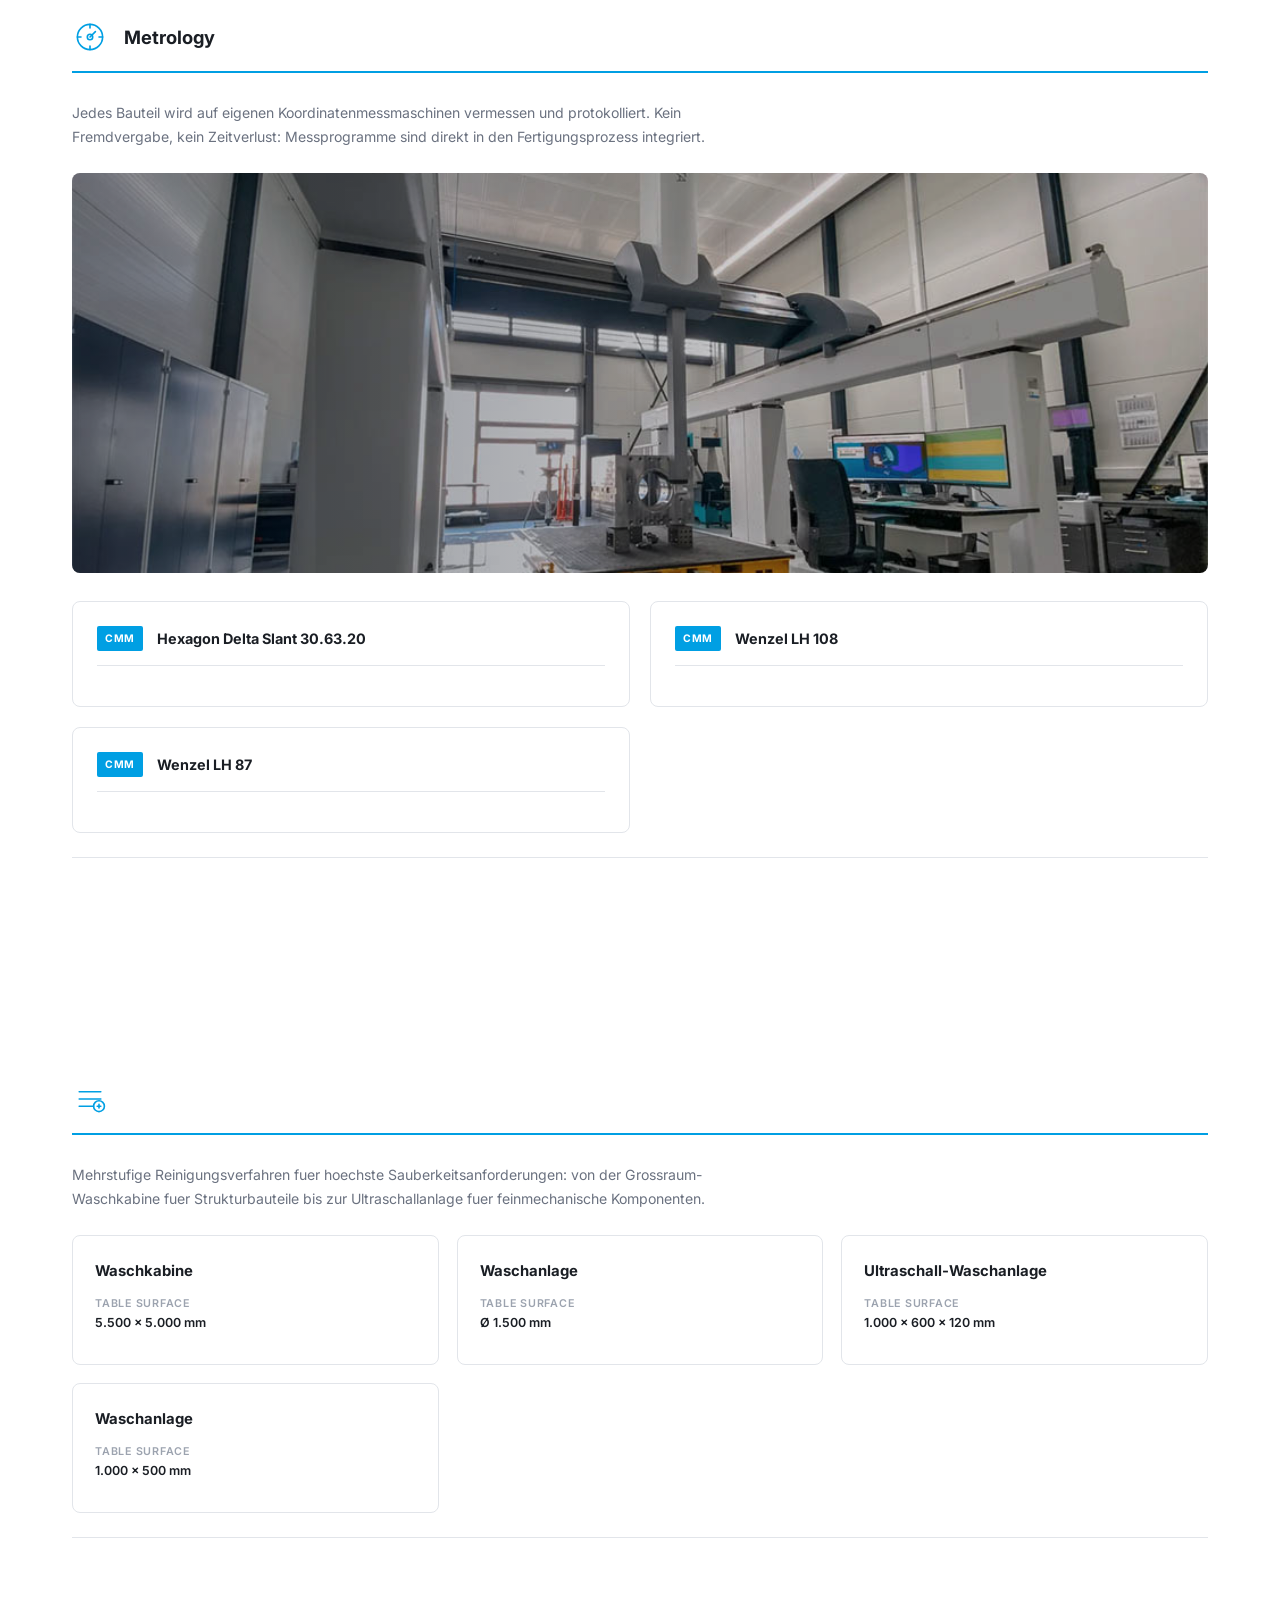
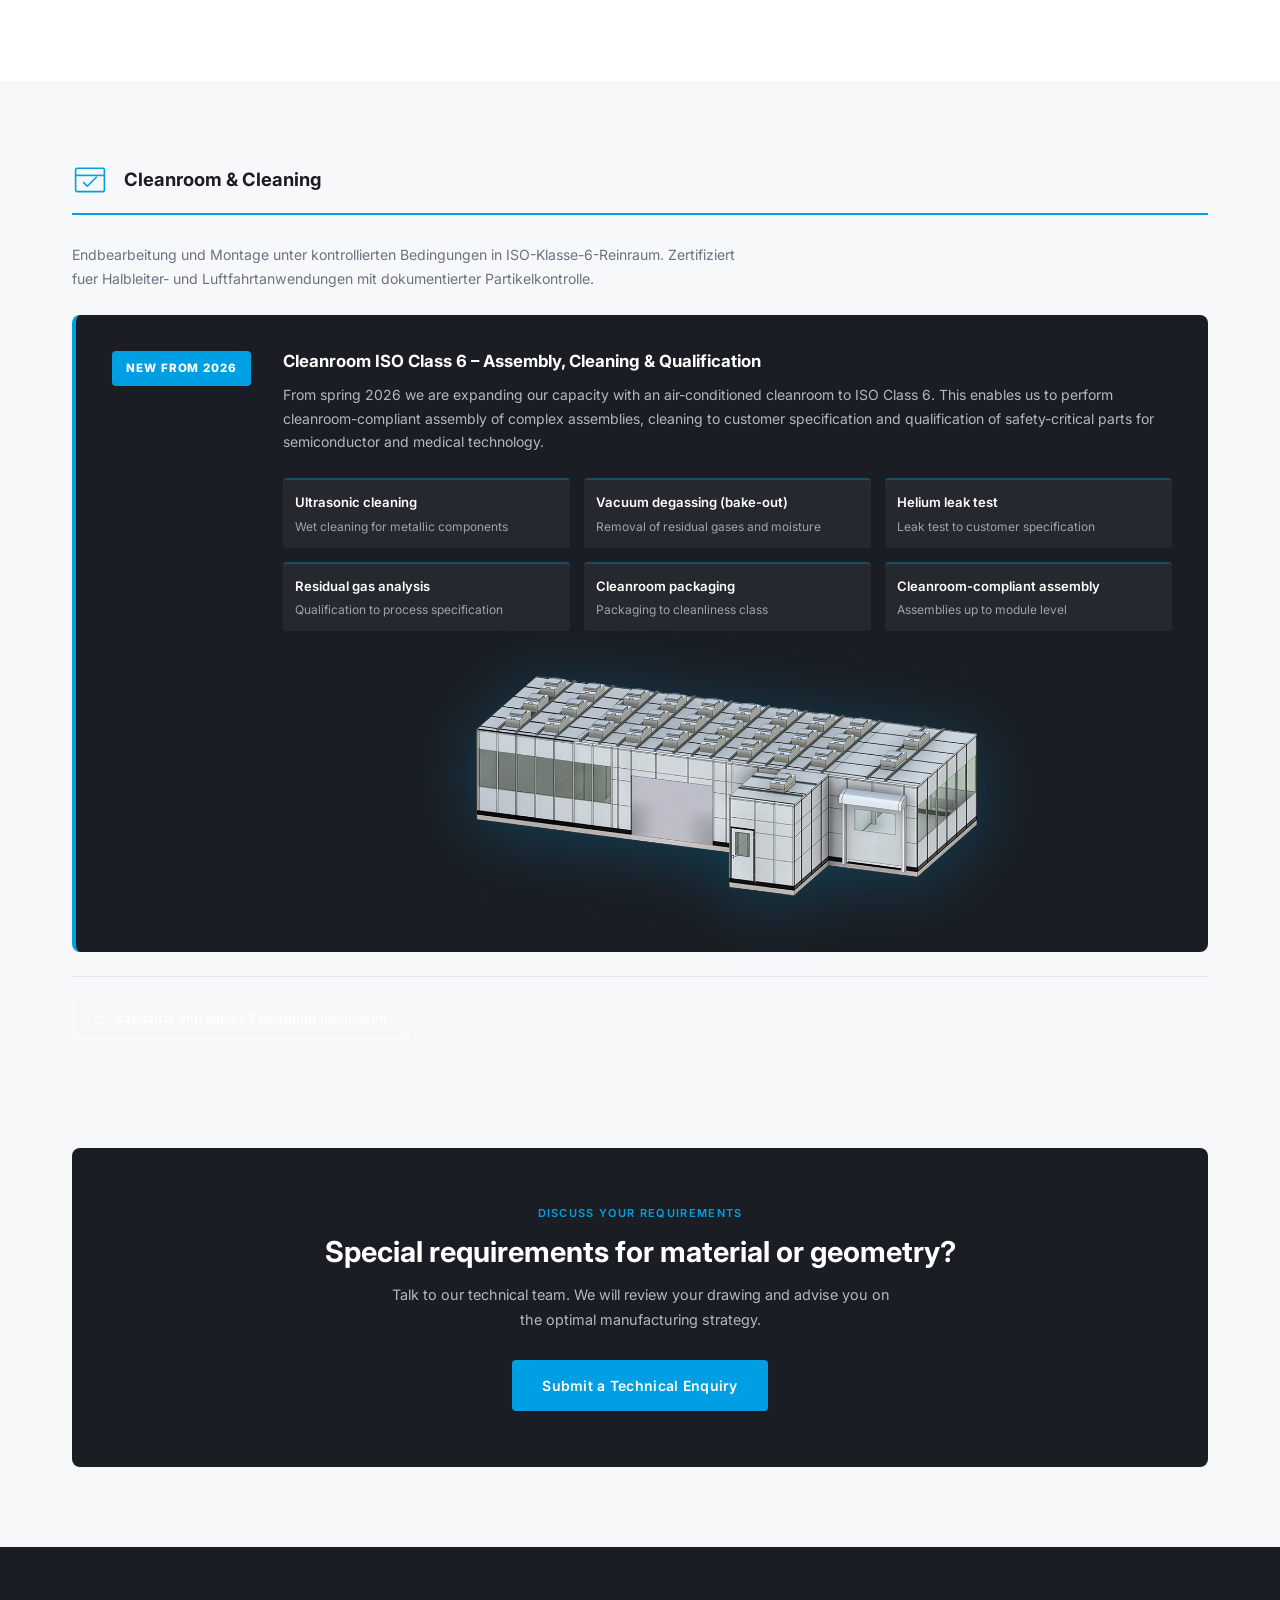
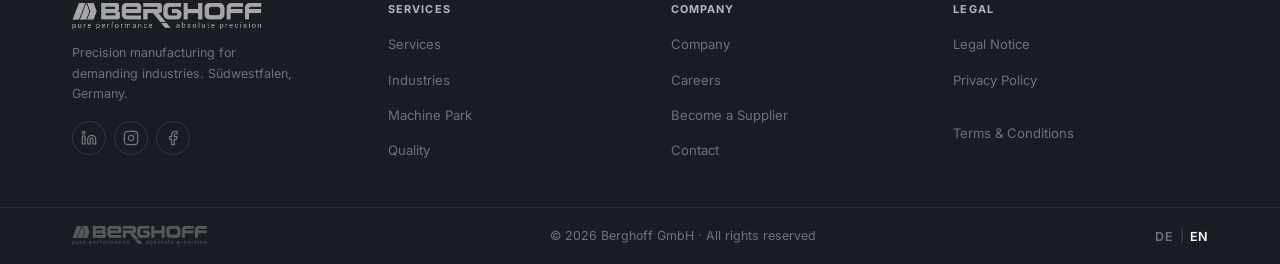
<file: maschinenpark.html>
﻿<!DOCTYPE html>
<html lang="de">
<head>
  <meta charset="UTF-8" />
  <meta name="viewport" content="width=device-width, initial-scale=1.0" />
  <title data-i18n-title="mach_page_title">Maschinenpark | Berghoff GmbH</title>
  <meta name="description" data-i18n-meta="mach_page_meta" content="" />
  <link rel="preconnect" href="https://fonts.googleapis.com" />
  <link rel="preconnect" href="https://fonts.gstatic.com" crossorigin />
  <link href="https://fonts.googleapis.com/css2?family=Inter:wght@300;400;500;600;700&display=swap" rel="stylesheet" />
  <link rel="stylesheet" href="style.css" />
  <link rel="icon" type="image/png" href="Images/Berghoff_Icon.png" />
</head>
<body>

<header class="site-header scrolled" id="site-header">
  <div class="container header-inner">
    <a href="index.html" class="logo-link" aria-label="Berghoff GmbH – Startseite">
      <img src="Images/Start/Berghoff_logo.png" alt="Berghoff GmbH" class="logo-img" />
    </a>
    <nav class="main-nav" id="main-nav" aria-label="Hauptnavigation">
      <ul>
        <li><a href="index.html"                         data-i18n="nav_home"></a></li>
        <li><a href="index.html#unternehmen"             data-i18n="nav_unternehmen"></a></li>
        <li><a href="maschinenpark.html" class="nav-active" data-i18n="nav_maschinenpark"></a></li>
        <li><a href="karriere.html"                      data-i18n="nav_karriere"></a></li>
        <li><a href="lieferant.html"                     data-i18n="nav_lieferant"></a></li>
        <li><a href="index.html#kontakt" class="nav-cta" data-i18n="nav_kontakt"></a></li>
      </ul>
    </nav>
    <div class="header-tools">
      <div class="lang-switch">
        <button class="lang-btn active" data-lang="de">DE</button>
        <span class="lang-sep">|</span>
        <button class="lang-btn" data-lang="en">EN</button>
      </div>
      <button class="hamburger" id="hamburger" aria-label="Menü" aria-expanded="false">
        <span></span><span></span><span></span>
      </button>
    </div>
  </div>
</header>

<section class="page-hero page-hero--machines">
  <div class="page-hero-overlay"></div>
  <div class="container page-hero-content">
    <div class="page-hero-label" data-i18n="mach_hero_label"></div>
    <h1 data-i18n="mach_hero_title"></h1>
    <p data-i18n="mach_hero_sub"></p>
  </div>
</section>

<section class="section">
  <div class="container">
    <div class="mach-intro-layout">
      <div>
        <div class="section-label" data-i18n="mach_intro_label"></div>
        <h2 data-i18n="mach_intro_title"></h2>
        <p class="mach-intro-text" data-i18n="mach_intro_text"></p>
        <a class="btn btn-primary" style="margin-top:20px;display:inline-flex;align-items:center;gap:8px" href="Images/2024-06-26-BERGHOFF-Maschinenliste.pdf" target="_blank" rel="noopener">
          <svg width="15" height="15" viewBox="0 0 24 24" fill="none" stroke="currentColor" stroke-width="2" stroke-linecap="round" stroke-linejoin="round"><path d="M21 15v4a2 2 0 0 1-2 2H5a2 2 0 0 1-2-2v-4"/><polyline points="7 10 12 15 17 10"/><line x1="12" y1="15" x2="12" y2="3"/></svg>
          <span data-i18n="mach_pdf_btn">Maschinenliste herunterladen</span>
        </a>
      </div>
      <div class="mach-facts">
        <div class="mach-fact"><span class="mach-fact-num">20+</span><span class="mach-fact-label" data-i18n="mach_fact_cnc"></span></div>
        <div class="mach-fact"><span class="mach-fact-num">5-Achs</span><span class="mach-fact-label" data-i18n="mach_fact_simul"></span></div>
        <div class="mach-fact"><span class="mach-fact-num">24/7</span><span class="mach-fact-label" data-i18n="mach_fact_unmanned"></span></div>
        <div class="mach-fact"><span class="mach-fact-num">ISO 6</span><span class="mach-fact-label" data-i18n="mach_fact_cleanroom"></span></div>
      </div>
    </div>
    <nav class="mach-jump-nav">
      <a href="#fnf-achs">5-Achs-Bearbeitung</a>
      <a href="#horiz-drehen">Horizontal &amp; Drehen</a>
      <a href="#messtechnik">Messtechnik</a>
      <a href="#reinigung">Bauteilreinigung</a>
      <a href="#reinraum">Reinraum</a>
    </nav>
  </div>
</section>

<!-- 5-ACHS BEARBEITUNGSZENTREN -->
<section class="section section--alt" id="fnf-achs">
  <div class="container">
    <div class="mach-cat-header">
      <div class="mach-cat-icon">
        <svg viewBox="0 0 40 40" fill="none"><rect x="2" y="28" width="36" height="5" rx="1" stroke="currentColor" stroke-width="1.8"/><rect x="8" y="12" width="7" height="16" rx="1" stroke="currentColor" stroke-width="1.8"/><rect x="17" y="6" width="7" height="22" rx="1" stroke="currentColor" stroke-width="1.8"/><rect x="26" y="16" width="7" height="12" rx="1" stroke="currentColor" stroke-width="1.8"/><circle cx="11" cy="8" r="3" stroke="currentColor" stroke-width="1.8"/></svg>
      </div>
      <h2 data-i18n="mach_cat_5ax"></h2>
    </div>
    <p class="mach-cat-desc">Simultanbearbeitung mit bis zu 5 Achsen in einem Setup. Hochkomplexe Geometrien ohne Umspannen, reproduzierbare Toleranzen bis in den Mikrometerbereich. Unser Kernkompetenzbereich mit dem breitesten Maschinenspektrum im Haus.</p>
    <div class="mach-cat-strip">
      <img src="Images/Jobs/Mitarbeiter-an-Maschine-farbig-komprimiert.jpeg" alt="5-Achs Bearbeitungszentren – Berghoff" loading="lazy" />
    </div>
    <div class="mach-cards">

      <div class="mach-card">
        <div class="mach-card-type" data-i18n="mach_type_5ax_fd"></div>
        <div class="mach-card-name">DMG Mori DMC 340 FD</div>
        <div class="mach-card-specs">
          <div class="mach-card-spec">
            <span class="mach-card-spec-label" data-i18n="mach_spec_travel"></span>
            <span class="mach-card-spec-val">3.400 × 3.400 × 2.000 mm</span>
          </div>
          <div class="mach-card-spec">
            <span class="mach-card-spec-label" data-i18n="mach_spec_rotary"></span>
            <span class="mach-card-spec-val">Ø 3.000 mm</span>
          </div>
        </div>
      </div>

      <div class="mach-card">
        <div class="mach-card-type" data-i18n="mach_type_5ax_fd"></div>
        <div class="mach-card-name">DMG Mori DMC 125 FD</div>
        <div class="mach-card-specs">
          <div class="mach-card-spec">
            <span class="mach-card-spec-label" data-i18n="mach_spec_travel"></span>
            <span class="mach-card-spec-val">1.250 × 1.250 × 1.000 mm</span>
          </div>
          <div class="mach-card-spec">
            <span class="mach-card-spec-label" data-i18n="mach_spec_rotary"></span>
            <span class="mach-card-spec-val">Ø 1.100 mm</span>
          </div>
        </div>
      </div>

      <div class="mach-card">
        <div class="mach-card-type" data-i18n="mach_type_5ax_fd"></div>
        <div class="mach-card-name">DMG Mori DMC 200 FD</div>
        <div class="mach-card-specs">
          <div class="mach-card-spec">
            <span class="mach-card-spec-label" data-i18n="mach_spec_travel"></span>
            <span class="mach-card-spec-val">1.800 × 2.000 × 1.100 mm</span>
          </div>
          <div class="mach-card-spec">
            <span class="mach-card-spec-label" data-i18n="mach_spec_rotary"></span>
            <span class="mach-card-spec-val">Ø 1.850 mm</span>
          </div>
        </div>
      </div>

      <div class="mach-card">
        <div class="mach-card-type" data-i18n="mach_type_5ax_fd"></div>
        <div class="mach-card-name">DMG Mori DMU 105 FD</div>
        <div class="mach-card-specs">
          <div class="mach-card-spec">
            <span class="mach-card-spec-label" data-i18n="mach_spec_travel"></span>
            <span class="mach-card-spec-val">1.135 × 1.050 × 750 mm</span>
          </div>
          <div class="mach-card-spec">
            <span class="mach-card-spec-label" data-i18n="mach_spec_rotary"></span>
            <span class="mach-card-spec-val">Ø 1.050 mm</span>
          </div>
        </div>
      </div>

      <div class="mach-card">
        <div class="mach-card-type" data-i18n="mach_type_5ax_fd"></div>
        <div class="mach-card-name">DMG Mori DMU 125 P duoBLOCK</div>
        <div class="mach-card-specs">
          <div class="mach-card-spec">
            <span class="mach-card-spec-label" data-i18n="mach_spec_travel"></span>
            <span class="mach-card-spec-val">1.250 × 1.250 × 1.000 mm</span>
          </div>
        </div>
        <div class="mach-card-note" style="font-size:0.75rem;color:var(--accent);font-weight:600;margin-top:8px;">3× vorhanden</div>
      </div>

      <div class="mach-card">
        <div class="mach-card-type" data-i18n="mach_type_5ax"></div>
        <div class="mach-card-name">DMG Mori DIXI 210</div>
        <div class="mach-card-specs">
          <div class="mach-card-spec">
            <span class="mach-card-spec-label" data-i18n="mach_spec_travel"></span>
            <span class="mach-card-spec-val">1.800 × 2.100 × 1.250 mm</span>
          </div>
        </div>
      </div>

      <div class="mach-card">
        <div class="mach-card-type" data-i18n="mach_type_5ax"></div>
        <div class="mach-card-name">DMG Mori DMC 210 U</div>
        <div class="mach-card-specs">
          <div class="mach-card-spec">
            <span class="mach-card-spec-label" data-i18n="mach_spec_travel"></span>
            <span class="mach-card-spec-val">2.100 × 2.100 × 1.250 mm</span>
          </div>
        </div>
        <div class="mach-card-note" style="font-size:0.75rem;color:var(--accent);font-weight:600;margin-top:8px;">2× vorhanden</div>
      </div>

      <div class="mach-card">
        <div class="mach-card-type" data-i18n="mach_type_5ax"></div>
        <div class="mach-card-name">DMG Mori DMC 160 U</div>
        <div class="mach-card-specs">
          <div class="mach-card-spec">
            <span class="mach-card-spec-label" data-i18n="mach_spec_travel"></span>
            <span class="mach-card-spec-val">1.600 × 1.250 × 1.000 mm</span>
          </div>
        </div>
      </div>

      <div class="mach-card">
        <div class="mach-card-type" data-i18n="mach_type_5ax"></div>
        <div class="mach-card-name">DMG Mori DMC 270 U</div>
        <div class="mach-card-specs">
          <div class="mach-card-spec">
            <span class="mach-card-spec-label" data-i18n="mach_spec_travel"></span>
            <span class="mach-card-spec-val">2.700 × 2.700 × 1.600 mm</span>
          </div>
        </div>
      </div>

      <div class="mach-card">
        <div class="mach-card-type" data-i18n="mach_type_5ax"></div>
        <div class="mach-card-name">DMG Mori DMC 65 monoBLOCK</div>
        <div class="mach-card-specs">
          <div class="mach-card-spec">
            <span class="mach-card-spec-label" data-i18n="mach_spec_travel"></span>
            <span class="mach-card-spec-val">735 × 650 × 560 mm</span>
          </div>
        </div>
      </div>

      <div class="mach-card">
        <div class="mach-card-type" data-i18n="mach_type_5ax"></div>
        <div class="mach-card-name">DMG Mori DMC 125 U</div>
        <div class="mach-card-specs">
          <div class="mach-card-spec">
            <span class="mach-card-spec-label" data-i18n="mach_spec_travel"></span>
            <span class="mach-card-spec-val">1.250 × 1.000 × 1.000 mm</span>
          </div>
        </div>
      </div>

      <div class="mach-card">
        <div class="mach-card-type" data-i18n="mach_type_5ax"></div>
        <div class="mach-card-name">DMG Mori DMC 340 U</div>
        <div class="mach-card-specs">
          <div class="mach-card-spec">
            <span class="mach-card-spec-label" data-i18n="mach_spec_travel"></span>
            <span class="mach-card-spec-val">3.400 × 3.400 × 2.000 mm</span>
          </div>
        </div>
      </div>

      <div class="mach-card">
        <div class="mach-card-type" data-i18n="mach_type_5ax"></div>
        <div class="mach-card-name">DMG Mori DMU 95 monoBLOCK</div>
        <div class="mach-card-specs">
          <div class="mach-card-spec">
            <span class="mach-card-spec-label" data-i18n="mach_spec_travel"></span>
            <span class="mach-card-spec-val">950 × 850 × 650 mm</span>
          </div>
        </div>
        <div class="mach-card-note" style="font-size:0.75rem;color:var(--accent);font-weight:600;margin-top:8px;">2× vorhanden</div>
      </div>

      <div class="mach-card">
        <div class="mach-card-type" data-i18n="mach_type_5ax"></div>
        <div class="mach-card-name">DMG Mori DMC 80 H linear</div>
        <div class="mach-card-specs">
          <div class="mach-card-spec">
            <span class="mach-card-spec-label" data-i18n="mach_spec_travel"></span>
            <span class="mach-card-spec-val">800 × 900 × 1.050 mm</span>
          </div>
        </div>
      </div>

    </div>
    <div class="mach-cat-cta">
      <a href="index.html#kontakt" class="btn btn-outline btn-sm">
        <svg width="13" height="13" viewBox="0 0 24 24" fill="none" stroke="currentColor" stroke-width="1.5" stroke-linecap="round" stroke-linejoin="round"><path d="M21 15v4a2 2 0 0 1-2 2H5a2 2 0 0 1-2-2v-4"/><polyline points="17 8 12 3 7 8"/><line x1="12" y1="3" x2="12" y2="15"/></svg>
        Kapazität anfragen / Zeichnung hochladen
      </a>
    </div>
  </div>
</section>

<section class="section" id="horiz-drehen">
  <div class="container">
    <div class="mach-cat-header">
      <div class="mach-cat-icon">
        <svg viewBox="0 0 40 40" fill="none"><rect x="4" y="6" width="32" height="26" rx="2" stroke="currentColor" stroke-width="1.8"/><path d="M4 14h32M12 14v18" stroke="currentColor" stroke-width="1.8"/><rect x="16" y="18" width="14" height="10" rx="1" stroke="currentColor" stroke-width="1.8"/></svg>
      </div>
      <h2 data-i18n="mach_cat_horiz_turn"></h2>
    </div>
    <p class="mach-cat-desc">Horizontalfraesen und CNC-Drehen fuer prismatische und rotationssymmetrische Bauteile. Kurze Ruestzeiten durch integrierte Palettenwechselsysteme, geeignet fuer mittlere bis hohe Seriengroessen.</p>
    <div class="mach-cards">

      <div class="mach-card">
        <div class="mach-card-type" data-i18n="mach_type_horiz"></div>
        <div class="mach-card-name">DMG Mori NHX 6300</div>
        <div class="mach-card-specs">
          <div class="mach-card-spec">
            <span class="mach-card-spec-label" data-i18n="mach_spec_travel"></span>
            <span class="mach-card-spec-val">1.050 × 900 × 1.030 mm</span>
          </div>
        </div>
      </div>

      <div class="mach-card">
        <div class="mach-card-type" data-i18n="mach_type_horiz"></div>
        <div class="mach-card-name">DMG Mori NHX 8000</div>
        <div class="mach-card-specs">
          <div class="mach-card-spec">
            <span class="mach-card-spec-label" data-i18n="mach_spec_travel"></span>
            <span class="mach-card-spec-val">1.400 × 1.200 × 1.350 mm</span>
          </div>
        </div>
      </div>

      <div class="mach-card">
        <div class="mach-card-type" data-i18n="mach_type_turn_cnc"></div>
        <div class="mach-card-name">DMG Mori CTX 510</div>
        <div class="mach-card-specs">
          <div class="mach-card-spec">
            <span class="mach-card-spec-label" data-i18n="mach_spec_turn_dia"></span>
            <span class="mach-card-spec-val">Ø 465 mm</span>
          </div>
          <div class="mach-card-spec">
            <span class="mach-card-spec-label" data-i18n="mach_spec_turn_len"></span>
            <span class="mach-card-spec-val">1.050 mm</span>
          </div>
        </div>
      </div>

      <div class="mach-card">
        <div class="mach-card-type" data-i18n="mach_type_turn_cnc"></div>
        <div class="mach-card-name">DMG Mori NEF 600</div>
        <div class="mach-card-specs">
          <div class="mach-card-spec">
            <span class="mach-card-spec-label" data-i18n="mach_spec_turn_dia"></span>
            <span class="mach-card-spec-val">Ø 600 mm</span>
          </div>
          <div class="mach-card-spec">
            <span class="mach-card-spec-label" data-i18n="mach_spec_turn_len"></span>
            <span class="mach-card-spec-val">1.250 mm</span>
          </div>
        </div>
      </div>

    </div>
    <div class="mach-cat-cta">
      <a href="index.html#kontakt" class="btn btn-outline btn-sm">
        <svg width="13" height="13" viewBox="0 0 24 24" fill="none" stroke="currentColor" stroke-width="1.5" stroke-linecap="round" stroke-linejoin="round"><path d="M21 15v4a2 2 0 0 1-2 2H5a2 2 0 0 1-2-2v-4"/><polyline points="17 8 12 3 7 8"/><line x1="12" y1="3" x2="12" y2="15"/></svg>
        Kapazität anfragen / Zeichnung hochladen
      </a>
    </div>
  </div>
</section>


<section class="section" id="messtechnik">
  <div class="container">
    <div class="mach-cat-header">
      <div class="mach-cat-icon">
        <svg viewBox="0 0 40 40" fill="none"><circle cx="20" cy="20" r="14" stroke="currentColor" stroke-width="1.8"/><path d="M20 6v4M20 30v4M6 20h4M30 20h4" stroke="currentColor" stroke-width="1.8" stroke-linecap="round"/><circle cx="20" cy="20" r="3" stroke="currentColor" stroke-width="1.8"/><path d="M20 20 L26 14" stroke="currentColor" stroke-width="1.8" stroke-linecap="round"/></svg>
      </div>
      <h2 data-i18n="mach_cat_measure"></h2>
    </div>
    <p class="mach-cat-desc">Jedes Bauteil wird auf eigenen Koordinatenmessmaschinen vermessen und protokolliert. Kein Fremdvergabe, kein Zeitverlust: Messprogramme sind direkt in den Fertigungsprozess integriert.</p>
    <div class="mach-cat-strip mach-cat-strip--tall">
      <img src="Images/Start/Berghhoff-gmbh-co-kg-messmaschine-hexagon.jpg.jpeg" alt="Messtechnik – Berghoff" loading="lazy" />
    </div>
    <div class="measure-grid">
      <div class="measure-card">
        <div class="measure-card-head">
          <div class="measure-badge" data-i18n="mach_meas_badge_cmm"></div>
          <h3>Hexagon Delta Slant 30.63.20</h3>
        </div>
        <ul data-i18n-list="mach_meas_hex_items"></ul>
      </div>
      <div class="measure-card">
        <div class="measure-card-head">
          <div class="measure-badge" data-i18n="mach_meas_badge_cmm"></div>
          <h3>Wenzel LH 108</h3>
        </div>
        <ul data-i18n-list="mach_meas_wen108_items"></ul>
      </div>
      <div class="measure-card">
        <div class="measure-card-head">
          <div class="measure-badge" data-i18n="mach_meas_badge_cmm"></div>
          <h3>Wenzel LH 87</h3>
        </div>
        <ul data-i18n-list="mach_meas_wen87_items"></ul>
      </div>
    </div>
    <div class="mach-cat-cta">
      <a href="index.html#kontakt" class="btn btn-outline btn-sm">
        <svg width="13" height="13" viewBox="0 0 24 24" fill="none" stroke="currentColor" stroke-width="1.5" stroke-linecap="round" stroke-linejoin="round"><path d="M21 15v4a2 2 0 0 1-2 2H5a2 2 0 0 1-2-2v-4"/><polyline points="17 8 12 3 7 8"/><line x1="12" y1="3" x2="12" y2="15"/></svg>
        Kapazität anfragen / Zeichnung hochladen
      </a>
    </div>
  </div>
</section>

<section class="section" id="reinigung">
  <div class="container">
    <div class="mach-cat-header">
      <div class="mach-cat-icon">
        <svg viewBox="0 0 40 40" fill="none"><path d="M8 12h24M8 20h24M8 28h16" stroke="currentColor" stroke-width="1.8" stroke-linecap="round"/><circle cx="30" cy="28" r="6" stroke="currentColor" stroke-width="1.8"/><path d="M28 28h4M30 26v4" stroke="currentColor" stroke-width="1.8" stroke-linecap="round"/></svg>
      </div>
      <h2 data-i18n="mach_cat_wash"></h2>
    </div>
    <p class="mach-cat-desc">Mehrstufige Reinigungsverfahren fuer hoechste Sauberkeitsanforderungen: von der Grossraum-Waschkabine fuer Strukturbauteile bis zur Ultraschallanlage fuer feinmechanische Komponenten.</p>
    <div class="mach-cards">

      <div class="mach-card">
        <div class="mach-card-type" data-i18n="mach_type_wash"></div>
        <div class="mach-card-name">Waschkabine</div>
        <div class="mach-card-specs">
          <div class="mach-card-spec">
            <span class="mach-card-spec-label" data-i18n="mach_spec_table_s"></span>
            <span class="mach-card-spec-val">5.500 × 5.000 mm</span>
          </div>
        </div>
      </div>

      <div class="mach-card">
        <div class="mach-card-type" data-i18n="mach_type_wash"></div>
        <div class="mach-card-name">Waschanlage</div>
        <div class="mach-card-specs">
          <div class="mach-card-spec">
            <span class="mach-card-spec-label" data-i18n="mach_spec_table_s"></span>
            <span class="mach-card-spec-val">Ø 1.500 mm</span>
          </div>
        </div>
      </div>

      <div class="mach-card">
        <div class="mach-card-type" data-i18n="mach_type_wash"></div>
        <div class="mach-card-name">Ultraschall-Waschanlage</div>
        <div class="mach-card-specs">
          <div class="mach-card-spec">
            <span class="mach-card-spec-label" data-i18n="mach_spec_table_s"></span>
            <span class="mach-card-spec-val">1.000 × 600 × 120 mm</span>
          </div>
        </div>
      </div>

      <div class="mach-card">
        <div class="mach-card-type" data-i18n="mach_type_wash"></div>
        <div class="mach-card-name">Waschanlage</div>
        <div class="mach-card-specs">
          <div class="mach-card-spec">
            <span class="mach-card-spec-label" data-i18n="mach_spec_table_s"></span>
            <span class="mach-card-spec-val">1.000 × 500 mm</span>
          </div>
        </div>
      </div>

    </div>
    <div class="mach-cat-cta">
      <a href="index.html#kontakt" class="btn btn-outline btn-sm">
        <svg width="13" height="13" viewBox="0 0 24 24" fill="none" stroke="currentColor" stroke-width="1.5" stroke-linecap="round" stroke-linejoin="round"><path d="M21 15v4a2 2 0 0 1-2 2H5a2 2 0 0 1-2-2v-4"/><polyline points="17 8 12 3 7 8"/><line x1="12" y1="3" x2="12" y2="15"/></svg>
        Kapazität anfragen / Zeichnung hochladen
      </a>
    </div>
  </div>
</section>

<section class="section section--alt" id="reinraum">
  <div class="container">
    <div class="mach-cat-header">
      <div class="mach-cat-icon">
        <svg viewBox="0 0 40 40" fill="none"><rect x="4" y="8" width="32" height="26" rx="2" stroke="currentColor" stroke-width="1.8"/><path d="M4 16h32" stroke="currentColor" stroke-width="1.8"/><path d="M13 24l4 4 10-10" stroke="currentColor" stroke-width="1.8" stroke-linecap="round" stroke-linejoin="round"/></svg>
      </div>
      <h2 data-i18n="mach_cat_clean"></h2>
    </div>
    <p class="mach-cat-desc">Endbearbeitung und Montage unter kontrollierten Bedingungen in ISO-Klasse-6-Reinraum. Zertifiziert fuer Halbleiter- und Luftfahrtanwendungen mit dokumentierter Partikelkontrolle.</p>
    <div class="reinraum-banner">
      <div class="reinraum-badge" data-i18n="mach_clean_badge"></div>
      <div class="reinraum-content">
        <h3 data-i18n="mach_clean_title"></h3>
        <p data-i18n="mach_clean_text"></p>
        <div class="reinraum-features">
          <div class="reinraum-feature">
            <strong data-i18n="mach_clean_f1_title"></strong>
            <span data-i18n="mach_clean_f1_sub"></span>
          </div>
          <div class="reinraum-feature">
            <strong data-i18n="mach_clean_f2_title"></strong>
            <span data-i18n="mach_clean_f2_sub"></span>
          </div>
          <div class="reinraum-feature">
            <strong data-i18n="mach_clean_f3_title"></strong>
            <span data-i18n="mach_clean_f3_sub"></span>
          </div>
          <div class="reinraum-feature">
            <strong data-i18n="mach_clean_f4_title"></strong>
            <span data-i18n="mach_clean_f4_sub"></span>
          </div>
          <div class="reinraum-feature">
            <strong data-i18n="mach_clean_f5_title"></strong>
            <span data-i18n="mach_clean_f5_sub"></span>
          </div>
          <div class="reinraum-feature">
            <strong data-i18n="mach_clean_f6_title"></strong>
            <span data-i18n="mach_clean_f6_sub"></span>
          </div>
        </div>
        <div class="reinraum-visual">
          <img src="Images/Start/reinraum-berghoff-visualisierung-webseite2.png" alt="Reinraum ISO Klasse 6 – Berghoff" loading="lazy" />
        </div>
      </div>
    </div>
    <div class="mach-cat-cta">
      <a href="index.html#kontakt" class="btn btn-outline btn-sm">
        <svg width="13" height="13" viewBox="0 0 24 24" fill="none" stroke="currentColor" stroke-width="1.5" stroke-linecap="round" stroke-linejoin="round"><path d="M21 15v4a2 2 0 0 1-2 2H5a2 2 0 0 1-2-2v-4"/><polyline points="17 8 12 3 7 8"/><line x1="12" y1="3" x2="12" y2="15"/></svg>
        Kapazität anfragen / Zeichnung hochladen
      </a>
    </div>
  </div>
</section>

<section class="section cta-section cta-section--tight" style="padding-top: 28px;">
  <div class="container">
    <div class="cta-box">
      <div class="cta-box-label" data-i18n="mach_cta_label"></div>
      <h2 data-i18n="mach_cta_title"></h2>
      <p data-i18n="mach_cta_text"></p>
      <a href="index.html#kontakt" class="btn btn-primary" data-i18n="mach_cta_btn"></a>
    </div>
  </div>
</section>

<footer class="site-footer">
  <div class="container footer-inner">
    <div class="footer-brand">
      <img src="Images/Start/berghoff_logo-schwarz-gross.png" alt="Berghoff GmbH" class="footer-logo" />
      <p class="footer-tagline" data-i18n="footer_tagline"></p>
      <div class="footer-social">
        <a href="https://www.linkedin.com/company/berghoff-group---pure-performance-absolute-precision" class="social-link" target="_blank" rel="noopener noreferrer" aria-label="Berghoff auf LinkedIn">
          <svg viewBox="0 0 24 24" fill="none" stroke="currentColor" stroke-width="1.8" stroke-linecap="round" stroke-linejoin="round"><path d="M16 8a6 6 0 0 1 6 6v7h-4v-7a2 2 0 0 0-2-2 2 2 0 0 0-2 2v7h-4v-7a6 6 0 0 1 6-6z"/><rect x="2" y="9" width="4" height="12"/><circle cx="4" cy="4" r="2"/></svg>
        </a>
        <a href="https://www.instagram.com/berghoff_team/" class="social-link" target="_blank" rel="noopener noreferrer" aria-label="Berghoff auf Instagram">
          <svg viewBox="0 0 24 24" fill="none" stroke="currentColor" stroke-width="1.8" stroke-linecap="round" stroke-linejoin="round"><rect x="2" y="2" width="20" height="20" rx="5"/><path d="M16 11.37A4 4 0 1 1 12.63 8 4 4 0 0 1 16 11.37z"/><line x1="17.5" y1="6.5" x2="17.51" y2="6.5"/></svg>
        </a>
        <a href="https://www.facebook.com/berghoff.team" class="social-link" target="_blank" rel="noopener noreferrer" aria-label="Berghoff auf Facebook">
          <svg viewBox="0 0 24 24" fill="none" stroke="currentColor" stroke-width="1.8" stroke-linecap="round" stroke-linejoin="round"><path d="M18 2h-3a5 5 0 0 0-5 5v3H7v4h3v8h4v-8h3l1-4h-4V7a1 1 0 0 1 1-1h3z"/></svg>
        </a>
      </div>
    </div>
    <div class="footer-links">
      <div class="footer-col">
        <h5 data-i18n="footer_col1_title"></h5>
        <ul>
          <li><a href="index.html#leistungen"  data-i18n="nav_leistungen"></a></li>
          <li><a href="index.html#branchen"    data-i18n="footer_branchen"></a></li>
          <li><a href="maschinenpark.html"      data-i18n="nav_maschinenpark"></a></li>
          <li><a href="index.html#qualitaet"   data-i18n="footer_quality"></a></li>
        </ul>
      </div>
      <div class="footer-col">
        <h5 data-i18n="footer_col2_title"></h5>
        <ul>
          <li><a href="index.html#unternehmen" data-i18n="nav_unternehmen"></a></li>
          <li><a href="karriere.html"           data-i18n="nav_karriere"></a></li>
          <li><a href="lieferant.html"          data-i18n="footer_supplier"></a></li>
          <li><a href="index.html#kontakt"      data-i18n="nav_kontakt"></a></li>
        </ul>
      </div>
      <div class="footer-col">
        <h5 data-i18n="footer_col3_title"></h5>
        <ul>
          <li><a href="impressum.html" data-i18n="footer_imprint"></a></li>
          <li><a href="datenschutz.html" data-i18n="footer_privacy"></a></li>
          <li><a href="datenschutz-bewerbungstool.html" data-i18n="footer_privacy_jobs"></a></li>
          <li><a href="datenschutzerklaerung.html" data-i18n="footer_privacy_full"></a></li>
          <li><a href="agb.html" data-i18n="footer_terms"></a></li>
        </ul>
      </div>
    </div>
  </div>
  <div class="footer-bottom">
    <div class="container footer-bottom-inner">
      <img src="Images/Start/berghoff_logo-schwarz-gross.png" alt="Berghoff GmbH" class="footer-bottom-logo" />
      <span data-i18n="footer_copy"></span>
      <div class="lang-switch">
        <button class="lang-btn active" data-lang="de">DE</button>
        <span class="lang-sep">|</span>
        <button class="lang-btn" data-lang="en">EN</button>
      </div>
    </div>
  </div>
</footer>

<script src="i18n.js"></script>
<script src="main.js"></script>
<script>
  // Translate page title and meta
  document.addEventListener('DOMContentLoaded', () => {
    const lang = localStorage.getItem('berghoff_lang') ||
      ((navigator.language || 'de').split('-')[0] === 'de' ? 'de' : 'en');
    const t = window.TRANSLATIONS[lang];
    if (t) {
      document.title = t.mach_page_title || document.title;
      const meta = document.querySelector('meta[name="description"]');
      if (meta && t.mach_page_meta) meta.content = t.mach_page_meta;
    }
  });
</script>
</body>
</html>
</file>
<file: style.css>
/* ═══════════════════════════════════════════════════════════════
   BERGHOFF GMBH – STYLESHEET
   ═══════════════════════════════════════════════════════════════ */

/* ─── RESET & BASE ─────────────────────────────────────────────── */
*, *::before, *::after { box-sizing: border-box; margin: 0; padding: 0; }

:root {
  --accent:       #009fe3;
  --accent-dark:  #007bb5;
  --accent-light: #e6f5fc;
  --dark:         #1a1e24;
  --dark-2:       #252b34;
  --grey-700:     #3d4451;
  --grey-500:     #6b7280;
  --grey-400:     #9ca3af;
  --grey-300:     #b0b8c4;
  --grey-100:     #f0f2f5;
  --grey-50:      #f7f8fa;
  --white:        #ffffff;
  --border:       #e2e5ea;
  --radius:       4px;
  --radius-lg:    8px;
  --shadow-sm:    0 1px 3px rgba(0,0,0,.08);
  --shadow-md:    0 4px 16px rgba(0,0,0,.10);
  --shadow-lg:    0 8px 32px rgba(0,0,0,.14);
  --transition:   0.2s ease;
  --section-pad:  80px;
  --max-w:        1200px;
}

html { scroll-behavior: smooth; font-size: 16px; }

body {
  font-family: 'Inter', system-ui, -apple-system, sans-serif;
  color: var(--dark);
  background: var(--white);
  line-height: 1.65;
  -webkit-font-smoothing: antialiased;
}

h1,h2,h3,h4,h5,h6 { line-height: 1.2; font-weight: 700; color: var(--dark); }
a { color: var(--accent); text-decoration: none; transition: color var(--transition); }
a:hover { color: var(--accent-dark); }
ul { list-style: none; }
img { display: block; max-width: 100%; }

/* ─── UTILITIES ─────────────────────────────────────────────────── */
.container {
  max-width: var(--max-w);
  margin: 0 auto;
  padding: 0 32px;
}

.section          { padding: var(--section-pad) 0; }
.section--alt     { background: var(--grey-50); }
.section--dark    { background: var(--dark); color: var(--white); }
.section--dark h2,
.section--dark h3,
.section--dark h4 { color: var(--white); }

.section-header {
  max-width: 640px;
  margin: 0 auto 56px;
  text-align: center;
}

.section-header--light .section-label { color: var(--accent); }

.section-label {
  font-size: 11px;
  font-weight: 600;
  letter-spacing: 0.12em;
  text-transform: uppercase;
  color: var(--accent);
  margin-bottom: 12px;
}

.section-header h2 {
  font-size: clamp(1.6rem, 3vw, 2.2rem);
  margin-bottom: 16px;
}

.section-intro {
  color: var(--grey-500);
  font-size: 1rem;
  line-height: 1.7;
}

.section--dark .section-intro { color: var(--grey-300); }

/* ─── BUTTONS ───────────────────────────────────────────────────── */
.btn {
  display: inline-flex;
  align-items: center;
  justify-content: center;
  padding: 12px 28px;
  border-radius: var(--radius);
  font-size: 0.875rem;
  font-weight: 600;
  letter-spacing: 0.02em;
  cursor: pointer;
  border: 2px solid transparent;
  transition: all var(--transition);
  white-space: nowrap;
  text-decoration: none;
  font-family: inherit;
}

.btn-primary { background: var(--accent); color: var(--white); border-color: var(--accent); }
.btn-primary:hover { background: var(--accent-dark); border-color: var(--accent-dark); color: var(--white); }

.btn-outline { background: transparent; color: var(--white); border-color: rgba(255,255,255,0.5); }
.btn-outline:hover { border-color: var(--white); color: var(--white); background: rgba(255,255,255,0.08); }

.btn-outline-dark { background: transparent; color: var(--dark); border-color: var(--border); }
.btn-outline-dark:hover { border-color: var(--accent); color: var(--accent); background: var(--grey-50); }

.btn-sm { padding: 9px 20px; font-size: 0.8rem; }

/* ═══════════════════════════════════════════════════════════════
   HEADER
   ═══════════════════════════════════════════════════════════════ */
.site-header {
  position: fixed;
  top: 0; left: 0; right: 0;
  z-index: 100;
  background: transparent;
  transition: background var(--transition), box-shadow var(--transition);
  height: 68px;
}

.site-header.scrolled {
  background: var(--white);
  box-shadow: 0 1px 0 var(--border), var(--shadow-sm);
}

.header-inner {
  display: flex;
  align-items: center;
  justify-content: space-between;
  height: 68px;
  gap: 24px;
}

/* ── Logo image ───────────────────────────────────────────────── */
.logo-link { display: flex; align-items: center; text-decoration: none; flex-shrink: 0; }

.logo-img {
  height: 30px;          /* Smaller logo in nav */
  width: auto;
  display: block;
  filter: brightness(0) invert(1);   /* White on dark hero */
  transition: filter var(--transition);
}

.site-header.scrolled .logo-img {
  filter: none;          /* Natural on white header */
}

/* ── Footer logo ──────────────────────────────────────────────── */
.footer-logo {
  height: 28px;
  width: auto;
  display: block;
  filter: brightness(0) invert(0.65); /* Muted on dark footer */
  margin-bottom: 16px;
}

/* ── Main nav ─────────────────────────────────────────────────── */
.main-nav ul { display: flex; align-items: center; gap: 2px; }

.main-nav a {
  display: block;
  padding: 7px 13px;
  font-size: 0.84rem;
  font-weight: 600;
  color: rgba(255,255,255,0.82);
  border-radius: var(--radius);
  transition: all var(--transition);
  white-space: nowrap;
}

.main-nav a:hover       { color: var(--white); background: rgba(255,255,255,0.10); }
.main-nav a.nav-active  { color: var(--accent) !important; }

.main-nav .nav-cta {
  background: var(--accent);
  color: var(--white) !important;
  padding: 7px 16px;
  margin-left: 4px;
}
.main-nav .nav-cta:hover { background: var(--accent-dark); }

.site-header.scrolled .main-nav a          { color: var(--grey-700); }
.site-header.scrolled .main-nav a:hover    { color: var(--accent); background: var(--grey-50); }
.site-header.scrolled .main-nav .nav-cta  { color: var(--white) !important; background: var(--accent); }
.site-header.scrolled .main-nav .nav-cta:hover { background: var(--accent-dark); }

/* ── Header tools ─────────────────────────────────────────────── */
.header-tools { display: flex; align-items: center; gap: 16px; }

.lang-switch { display: flex; align-items: center; gap: 6px; }

.lang-btn {
  background: none;
  border: none;
  font-size: 0.78rem;
  font-weight: 600;
  letter-spacing: 0.06em;
  cursor: pointer;
  color: rgba(255,255,255,0.55);
  padding: 2px 0;
  transition: color var(--transition);
  font-family: inherit;
}

.lang-btn:hover, .lang-btn.active { color: var(--white); }
.lang-sep { color: rgba(255,255,255,0.25); font-size: 0.75rem; }

.site-header.scrolled .lang-btn          { color: var(--grey-400); }
.site-header.scrolled .lang-btn:hover,
.site-header.scrolled .lang-btn.active   { color: var(--accent); }
.site-header.scrolled .lang-sep          { color: var(--border); }

/* ── Hamburger ────────────────────────────────────────────────── */
.hamburger {
  display: none;
  flex-direction: column;
  justify-content: center;
  gap: 5px;
  width: 36px;
  height: 36px;
  background: none;
  border: none;
  cursor: pointer;
  padding: 4px;
}

.hamburger span {
  display: block;
  height: 2px;
  background: var(--white);
  border-radius: 2px;
  transition: all 0.2s ease;
}

.site-header.scrolled .hamburger span { background: var(--dark); }
.hamburger.open span:nth-child(1) { transform: translateY(7px) rotate(45deg); }
.hamburger.open span:nth-child(2) { opacity: 0; }
.hamburger.open span:nth-child(3) { transform: translateY(-7px) rotate(-45deg); }

/* ═══════════════════════════════════════════════════════════════
   HERO (Homepage)
   ═══════════════════════════════════════════════════════════════ */
.hero {
  position: relative;
  min-height: 100vh;
  display: flex;
  align-items: center;
  overflow: hidden;
}

.hero-bg { position: absolute; inset: 0; z-index: 0; }

.hero-bg-img {
  position: absolute;
  inset: 0;
  background:
    url('Images/Start/messmaschine-berghoff.jpeg')
    center/cover no-repeat;
}

.hero-overlay {
  position: absolute;
  inset: 0;
  /* ↓↓↓ HERO-OVERLAY – Blaue Industrieoptik ↓↓↓
     Links: dunkles Navy (für Textlesbarkeit)
     Mitte: Blau mit Berghoff-Akzent
     Rechts: subtiler Akzentton, Bild gut sichtbar */
  background: linear-gradient(
    110deg,
    rgba(0, 15, 38, 0.92) 0%,
    rgba(0, 50, 110, 0.58) 45%,
    rgba(0, 159, 227, 0.12) 100%
  );
}

.hero-content {
  position: relative;
  z-index: 1;
  padding-top: 110px;
  padding-bottom: 90px;
  max-width: 680px;
}

.hero-label {
  font-size: 11px;
  font-weight: 600;
  letter-spacing: 0.14em;
  text-transform: uppercase;
  color: var(--accent);
  margin-bottom: 20px;
  display: flex;
  align-items: center;
  gap: 10px;
}

.hero-label::before {
  content: '';
  display: inline-block;
  width: 28px;
  height: 2px;
  background: var(--accent);
}

.hero-slogan {
  font-size: clamp(1.1rem, 2.2vw, 1.5rem);
  font-weight: 300;
  font-style: italic;
  color: rgba(255,255,255,0.88);
  margin-bottom: 24px;
  letter-spacing: 0.03em;
  line-height: 1.3;
}
.hero-slogan-sep {
  color: var(--accent);
  font-style: normal;
}
.hero-slogan-em {
  color: var(--accent);
  font-weight: 400;
}

h1 {
  font-size: clamp(2rem, 5vw, 3.2rem);
  font-weight: 700;
  color: var(--white);
  line-height: 1.1;
  margin-bottom: 20px;
  letter-spacing: -0.02em;
}

.hero-sub {
  font-size: clamp(0.95rem, 1.8vw, 1.1rem);
  color: rgba(255,255,255,0.75);
  max-width: 540px;
  margin-bottom: 32px;
  line-height: 1.7;
}

.hero-actions { display: flex; gap: 12px; flex-wrap: wrap; margin-bottom: 44px; }

.hero-badges { display: flex; gap: 24px; flex-wrap: wrap; }

.badge {
  display: flex;
  align-items: center;
  gap: 8px;
  font-size: 0.78rem;
  font-weight: 500;
  color: rgba(255,255,255,0.62);
}

.badge-icon { color: var(--accent); font-size: 0.85rem; }

.hero-scroll {
  position: absolute;
  bottom: 28px;
  left: 50%;
  transform: translateX(-50%);
  z-index: 1;
  color: rgba(255,255,255,0.35);
  animation: bounce 2s infinite;
  transition: color var(--transition);
}
.hero-scroll:hover { color: var(--white); }

@keyframes bounce {
  0%,100% { transform: translateX(-50%) translateY(0); }
  50%      { transform: translateX(-50%) translateY(6px); }
}

/* ═══════════════════════════════════════════════════════════════
   PAGE HERO (Subpages)
   ═══════════════════════════════════════════════════════════════ */
.page-hero {
  position: relative;
  padding-top: 68px;   /* header height */
  min-height: 320px;
  display: flex;
  align-items: flex-end;
}

.page-hero-overlay {
  position: absolute;
  inset: 0;
}

.page-hero-content {
  position: relative;
  z-index: 1;
  padding-top: 60px;
  padding-bottom: 56px;
  max-width: 680px;
}

.page-hero-label {
  font-size: 11px;
  font-weight: 600;
  letter-spacing: 0.14em;
  text-transform: uppercase;
  color: var(--accent);
  margin-bottom: 14px;
  display: flex;
  align-items: center;
  gap: 10px;
}

.page-hero-label::before {
  content: '';
  display: inline-block;
  width: 24px;
  height: 2px;
  background: var(--accent);
}

.page-hero h1 {
  font-size: clamp(1.8rem, 4vw, 2.8rem);
  color: var(--white);
  margin-bottom: 16px;
}

.page-hero p {
  font-size: 1rem;
  color: rgba(255,255,255,0.72);
  line-height: 1.7;
  max-width: 560px;
}

/* Variant backgrounds */
.page-hero--machines {
  background:
    linear-gradient(105deg, rgba(20,24,30,0.80) 0%, rgba(20,24,30,0.55) 100%),
    url('Images/Start/Hallenbild-Berghoff-2022.jpg.jpeg') center/cover no-repeat;
}

.page-hero--karriere {
  background:
    linear-gradient(105deg, rgba(20,24,30,0.68) 0%, rgba(15,35,50,0.48) 100%),
    url('Images/Karriere/Azubis-Berghoff-lehrwerkstattjpg.jpg.jpeg') top center / cover no-repeat;
}

.page-hero--supplier {
  background:
    linear-gradient(105deg, rgba(20,24,30,0.92) 0%, rgba(10,20,35,0.70) 100%),
    repeating-linear-gradient(
      90deg,
      #171c24 0, #171c24 1px,
      #1c2230 1px, #1c2230 20px
    );
}

/* ═══════════════════════════════════════════════════════════════
   STATS BAR
   ═══════════════════════════════════════════════════════════════ */
.stats-bar { background: var(--dark-2); border-bottom: 1px solid rgba(255,255,255,0.06); }

.stats-inner {
  display: flex;
  align-items: center;
  justify-content: center;
  padding: 24px 32px;
}

.stat {
  display: flex;
  flex-direction: column;
  align-items: center;
  padding: 0 44px;
  text-align: center;
}

.stat-num {
  font-size: 1.6rem;
  font-weight: 700;
  color: var(--white);
  letter-spacing: -0.02em;
  line-height: 1.1;
  margin-bottom: 6px;
}

.stat-label {
  font-size: 0.72rem;
  color: var(--grey-300);
  letter-spacing: 0.04em;
  text-transform: uppercase;
  font-weight: 500;
}

.stat-div {
  width: 1px;
  height: 36px;
  background: rgba(255,255,255,0.1);
  flex-shrink: 0;
}

/* ═══════════════════════════════════════════════════════════════
   CAPABILITIES / LEISTUNGEN
   ═══════════════════════════════════════════════════════════════ */
.cap-grid {
  display: grid;
  grid-template-columns: repeat(3, 1fr);
  gap: 2px;
  background: var(--border);
  border: 1px solid var(--border);
  border-radius: var(--radius-lg);
  overflow: hidden;
}

.cap-grid--4col {
  grid-template-columns: repeat(4, 1fr);
}

.cap-card {
  background: var(--white);
  padding: 32px 28px;
  transition: background var(--transition);
}

.cap-card:hover { background: var(--grey-50); }

.cap-icon {
  width: 44px;
  height: 44px;
  color: var(--accent);
  margin-bottom: 18px;
}

.cap-icon svg { width: 100%; height: 100%; }

.cap-card h3 { font-size: 0.95rem; font-weight: 700; margin-bottom: 9px; }
.cap-card p  { font-size: 0.84rem; color: var(--grey-500); line-height: 1.65; margin-bottom: 14px; }

.cap-list { display: flex; flex-direction: column; gap: 5px; }

.cap-list li {
  font-size: 0.78rem;
  color: var(--grey-700);
  padding-left: 13px;
  position: relative;
  line-height: 1.5;
}

.cap-list li::before {
  content: '';
  position: absolute;
  left: 0;
  top: 6px;
  width: 5px;
  height: 5px;
  background: var(--accent);
  border-radius: 50%;
}

.cap-card--highlight {
  background: var(--dark);
  display: flex;
  align-items: center;
  justify-content: center;
}

.cap-card--highlight:hover { background: var(--dark-2); }

.cap-highlight-inner { text-align: center; }
.cap-highlight-inner h3 { color: var(--white); font-size: 1rem; margin-bottom: 10px; }
.cap-highlight-inner p  { color: var(--grey-300); font-size: 0.84rem; margin-bottom: 22px; line-height: 1.65; }

/* ═══════════════════════════════════════════════════════════════
   3SVIP PROZESS
   ═══════════════════════════════════════════════════════════════ */
.svip-layout {
  display: grid;
  grid-template-columns: 1fr 420px;
  gap: 72px;
  align-items: start;
  margin-top: 52px;
}

.svip-steps {
  display: flex;
  flex-direction: column;
}

.svip-step {
  display: flex;
  gap: 24px;
  align-items: flex-start;
  padding-bottom: 36px;
  position: relative;
}

/* Vertical connecting line between steps */
.svip-step::before {
  content: '';
  position: absolute;
  left: 18px;
  top: 38px;
  bottom: 0;
  width: 2px;
  background: var(--border);
}

.svip-step:last-of-type::before { display: none; }

.svip-step-num {
  flex-shrink: 0;
  width: 38px;
  height: 38px;
  border-radius: 50%;
  background: var(--accent);
  color: var(--white);
  font-size: 0.72rem;
  font-weight: 700;
  letter-spacing: 0.06em;
  display: flex;
  align-items: center;
  justify-content: center;
  position: relative;
  z-index: 1;
}

.svip-step-body h3 {
  font-size: 1rem;
  font-weight: 700;
  margin-bottom: 8px;
  padding-top: 7px;
}

.svip-step-body p {
  font-size: 0.875rem;
  color: var(--grey-500);
  line-height: 1.72;
  max-width: 480px;
}

.svip-trademark {
  display: flex;
  align-items: flex-start;
  gap: 20px;
  margin-top: 8px;
  padding: 20px 22px;
  background: var(--grey-50);
  border: 1px solid var(--border);
  border-radius: var(--radius-lg);
  border-left: 3px solid var(--accent);
}

.svip-trademark img {
  height: 32px;
  width: auto;
  flex-shrink: 0;
  margin-top: 2px;
  filter: invert(1);
}

.svip-trademark p {
  font-size: 0.8rem;
  color: var(--grey-500);
  line-height: 1.65;
}

.svip-visual img {
  width: 100%;
  border-radius: var(--radius-lg);
  box-shadow: var(--shadow-lg);
  display: block;
}

@media (max-width: 960px) {
  .svip-layout { grid-template-columns: 1fr; gap: 40px; }
  .svip-visual { order: -1; max-width: 500px; }
}

/* ═══════════════════════════════════════════════════════════════
   INDUSTRIES / BRANCHEN
   ═══════════════════════════════════════════════════════════════ */
.ind-grid {
  display: grid;
  grid-template-columns: repeat(2, 1fr);
  gap: 20px;
}

.ind-grid--3col { grid-template-columns: repeat(3, 1fr); }

.ind-card {
  background: var(--white);
  border: 1px solid var(--border);
  border-radius: var(--radius-lg);
  overflow: hidden;
  transition: box-shadow var(--transition), transform var(--transition);
}

.ind-card:hover { box-shadow: var(--shadow-md); transform: translateY(-2px); }

.ind-img {
  height: 160px;
  background-size: cover;
  background-position: center;
}

.ind-img--semi {
  background:
    linear-gradient(160deg, rgba(0,30,50,0.55) 0%, rgba(0,60,100,0.30) 100%),
    url('Images/Start/Semiconductor_Berghoff.jpg.jpeg') center/cover no-repeat;
}
.ind-img--aero {
  background:
    linear-gradient(160deg, rgba(10,10,20,0.55) 0%, rgba(20,15,5,0.30) 100%),
    url('Images/Start/berghoff-gmbh-co-kg-aerospace-machining-plane.jpg.jpeg') center/cover no-repeat;
}
.ind-img--med {
  background:
    linear-gradient(160deg, rgba(0,25,15,0.55) 0%, rgba(0,45,30,0.30) 100%),
    url('Images/Start/medizintechnik_Berghoff.jpg.jpeg') center/cover no-repeat;
}
.ind-img--pump {
  background:
    linear-gradient(160deg, rgba(20,10,25,0.55) 0%, rgba(40,20,45,0.30) 100%),
    url('Images/Start/BERGHOFF_Pumpengehaeuse.jpg.jpeg') center/cover no-repeat;
}
.ind-img--energy {
  background:
    linear-gradient(160deg, rgba(15,10,0,0.50) 0%, rgba(30,20,0,0.30) 100%),
    url('Images/Start/windenergy_generator_windkraft_Berghoff.jpg.jpeg') center/cover no-repeat;
}
.ind-img--oil {
  background:
    linear-gradient(160deg, rgba(5,15,25,0.50) 0%, rgba(10,30,50,0.30) 100%),
    url('Images/Start/oil_gas_energy_berghoff.jpg.jpeg') center/cover no-repeat;
}

.ind-body  { padding: 20px 22px; }
.ind-body h3 { font-size: 0.95rem; margin-bottom: 8px; }
.ind-body p  { font-size: 0.82rem; color: var(--grey-500); line-height: 1.65; margin-bottom: 14px; }

.ind-tags { display: flex; flex-wrap: wrap; gap: 5px; }

.ind-tag {
  font-size: 0.68rem;
  font-weight: 600;
  letter-spacing: 0.04em;
  color: var(--accent);
  background: var(--accent-light);
  padding: 3px 9px;
  border-radius: 2px;
  text-transform: uppercase;
}

/* ═══════════════════════════════════════════════════════════════
   UNTERNEHMEN SECTION
   ═══════════════════════════════════════════════════════════════ */
.unt-layout {
  display: grid;
  grid-template-columns: 1fr 1fr;
  gap: 72px;
  align-items: start;
}

.unt-text .section-label { text-align: left; }

.unt-text h2 {
  font-size: clamp(1.5rem, 3vw, 2rem);
  margin-bottom: 16px;
}

.unt-text p {
  color: var(--grey-500);
  font-size: 0.9rem;
  line-height: 1.75;
  margin-bottom: 12px;
}

.unt-standorte {
  display: flex;
  gap: 24px;
  margin-top: 28px;
  padding-top: 24px;
  border-top: 1px solid var(--border);
}

.standort-label {
  font-size: 0.7rem;
  font-weight: 700;
  letter-spacing: 0.08em;
  text-transform: uppercase;
  color: var(--accent);
  margin-bottom: 6px;
}

.standort-addr {
  font-size: 0.84rem;
  color: var(--grey-700);
  line-height: 1.6;
}

.unt-pillars {
  display: grid;
  grid-template-columns: 1fr 1fr;
  gap: 2px;
  background: var(--border);
  border: 1px solid var(--border);
  border-radius: var(--radius-lg);
  overflow: hidden;
}

.unt-pillar {
  background: var(--white);
  padding: 28px 24px;
  transition: background var(--transition);
}

.unt-pillar:hover { background: var(--grey-50); }

.unt-pillar-num {
  font-size: 2rem;
  font-weight: 800;
  color: var(--accent);
  line-height: 1;
  margin-bottom: 14px;
  letter-spacing: -0.04em;
  transition: color var(--transition);
}

.unt-pillar:hover .unt-pillar-num { color: var(--accent-light); }

.unt-pillar h4 { font-size: 0.85rem; font-weight: 700; margin-bottom: 8px; }
.unt-pillar p  { font-size: 0.8rem; color: var(--grey-500); line-height: 1.6; }

/* ═══════════════════════════════════════════════════════════════
   QUALITY / QUALITÄT
   ═══════════════════════════════════════════════════════════════ */
.qual-grid {
  display: grid;
  grid-template-columns: repeat(4, 1fr);
  gap: 20px;
  margin-bottom: 40px;
}

.qual-cert {
  display: flex;
  gap: 18px;
  align-items: flex-start;
  padding: 24px;
  background: rgba(255,255,255,0.05);
  border: 1px solid rgba(255,255,255,0.08);
  border-radius: var(--radius-lg);
}

.cert-badge {
  flex-shrink: 0;
  width: 56px;
  height: 56px;
  border: 2px solid var(--accent);
  border-radius: var(--radius);
  display: flex;
  align-items: center;
  justify-content: center;
  text-align: center;
  font-size: 0.72rem;
  font-weight: 800;
  color: var(--accent);
  letter-spacing: 0.02em;
  line-height: 1.2;
}

.cert-badge--outline { border-color: var(--grey-300); color: var(--grey-300); }
.cert-badge--accent  { border-color: var(--accent); color: var(--accent); }

/* Real certificate logo images */
.cert-logo {
  flex-shrink: 0;
  width: 72px;
  height: auto;
  object-fit: contain;
  background: var(--white);
  padding: 6px 8px;
  border-radius: var(--radius);
}

.cert-info h4 { font-size: 0.88rem; font-weight: 700; color: var(--white); margin-bottom: 6px; }
.cert-info p  { font-size: 0.78rem; color: var(--grey-300); line-height: 1.6; }

/* ── Industrial photo strip ──────────────────────────────────── */
.photo-strip {
  position: relative;
  height: 280px;
  overflow: hidden;
}

.photo-strip-img {
  position: absolute;
  inset: 0;
  background-size: cover;
  background-position: center;
  filter: brightness(0.45) saturate(0.8);
  transform: scale(1.04);
  transition: transform 8s ease;
}

.photo-strip:hover .photo-strip-img { transform: scale(1.00); }

.photo-strip-overlay {
  position: absolute;
  inset: 0;
  background: linear-gradient(
    105deg,
    rgba(0, 25, 55, 0.65) 0%,
    rgba(0, 80, 140, 0.20) 100%
  );
}

.photo-strip-inner {
  position: relative;
  z-index: 1;
  height: 100%;
  display: flex;
  align-items: center;
}

.photo-strip-text {
  max-width: 700px;
}

.photo-strip-kicker {
  font-size: 0.72rem;
  font-weight: 600;
  letter-spacing: 0.14em;
  text-transform: uppercase;
  color: var(--accent);
  margin-bottom: 14px;
  display: flex;
  align-items: center;
  gap: 10px;
}

.photo-strip-kicker::before {
  content: '';
  display: inline-block;
  width: 24px;
  height: 2px;
  background: var(--accent);
}

.photo-strip-headline {
  font-size: clamp(1.3rem, 3vw, 1.9rem);
  font-weight: 700;
  color: var(--white);
  line-height: 1.25;
  letter-spacing: -0.01em;
}

.photo-strip-headline em {
  color: var(--accent);
  font-style: normal;
}

.qual-pillars {
  display: grid;
  grid-template-columns: repeat(4, 1fr);
  gap: 2px;
  background: rgba(255,255,255,0.05);
  border-radius: var(--radius);
  overflow: hidden;
}

.qual-pillar {
  padding: 18px 20px;
  background: rgba(255,255,255,0.03);
  font-size: 0.82rem;
  font-weight: 500;
  color: var(--grey-300);
  text-align: center;
  border-bottom: 2px solid transparent;
  transition: all var(--transition);
}

.qual-pillar:hover {
  background: rgba(0,159,227,0.08);
  border-bottom-color: var(--accent);
  color: var(--white);
}

.awards-strip {
  margin-top: 56px;
  text-align: center;
}
.awards-strip img {
  max-width: 100%;
  height: auto;
  border-radius: var(--radius);
}

/* ═══════════════════════════════════════════════════════════════
   TEASER CARDS
   ═══════════════════════════════════════════════════════════════ */
.teaser-grid {
  display: grid;
  grid-template-columns: repeat(3, 1fr);
  gap: 20px;
}

/* Photo-backed teaser cards */
.teaser-card {
  position: relative;
  display: flex;
  flex-direction: column;
  min-height: 320px;
  border-radius: var(--radius-lg);
  overflow: hidden;
  text-decoration: none;
  color: inherit;
  background-size: cover;
  background-position: center;
  transition: transform var(--transition), box-shadow var(--transition);
}

.teaser-card::after {
  content: '';
  position: absolute;
  inset: 0;
  background: linear-gradient(
    to top,
    rgba(10, 14, 20, 0.92) 0%,
    rgba(10, 14, 20, 0.45) 55%,
    rgba(0, 159, 227, 0.04) 100%
  );
  transition: background var(--transition);
}

.teaser-card:hover {
  transform: translateY(-4px);
  box-shadow: var(--shadow-lg);
}

.teaser-card:hover::after {
  background: linear-gradient(
    to top,
    rgba(0, 35, 75, 0.95) 0%,
    rgba(0, 90, 160, 0.55) 55%,
    rgba(0, 159, 227, 0.12) 100%
  );
}

.teaser-card-content {
  position: relative;
  z-index: 1;
  display: flex;
  flex-direction: column;
  justify-content: flex-end;
  height: 100%;
  min-height: 320px;
  padding: 28px;
}

.teaser-card h3 {
  font-size: 1.1rem;
  font-weight: 700;
  color: var(--white);
  margin-bottom: 10px;
}

.teaser-card p {
  font-size: 0.84rem;
  color: rgba(255,255,255,0.72);
  line-height: 1.65;
  margin-bottom: 20px;
}

.teaser-link {
  font-size: 0.82rem;
  font-weight: 600;
  color: var(--accent);
  display: inline-flex;
  align-items: center;
  gap: 6px;
  transition: color var(--transition), gap var(--transition);
}

.teaser-card:hover .teaser-link {
  color: var(--white);
  gap: 10px;
}

/* ═══════════════════════════════════════════════════════════════
   PROCESS FLOW
   ═══════════════════════════════════════════════════════════════ */
.process-track {
  display: flex;
  align-items: flex-start;
  gap: 0;
  overflow-x: auto;
  padding-bottom: 4px;
}

.process-step {
  flex: 1;
  min-width: 140px;
  display: flex;
  flex-direction: column;
  align-items: center;
  text-align: center;
}

.process-circle {
  width: 52px;
  height: 52px;
  border: 2px solid var(--accent);
  border-radius: 50%;
  display: flex;
  align-items: center;
  justify-content: center;
  font-size: 0.82rem;
  font-weight: 700;
  color: var(--accent);
  background: var(--white);
  margin-bottom: 18px;
  flex-shrink: 0;
  position: relative;
  z-index: 1;
}

.section--alt .process-circle { background: var(--grey-50); }

.process-content h3 { font-size: 0.88rem; font-weight: 700; margin-bottom: 7px; }
.process-content p  { font-size: 0.78rem; color: var(--grey-500); line-height: 1.6; }

.process-arrow {
  color: var(--grey-300);
  font-size: 1.1rem;
  padding: 0 6px;
  margin-top: 14px;
  flex-shrink: 0;
}

.apply-cta {
  text-align: center;
  margin-top: 48px;
  padding-top: 40px;
  border-top: 1px solid var(--border);
}

.apply-cta p { color: var(--grey-500); font-size: 0.875rem; margin-bottom: 20px; max-width: 520px; margin-left: auto; margin-right: auto; }

/* ═══════════════════════════════════════════════════════════════
   CONTACT SECTION
   ═══════════════════════════════════════════════════════════════ */
.contact-layout {
  display: grid;
  grid-template-columns: 300px 1fr;
  gap: 60px;
  align-items: start;
}

.contact-info { display: flex; flex-direction: column; gap: 24px; }

.contact-block {
  display: flex;
  gap: 14px;
  align-items: flex-start;
}

.contact-block-icon {
  width: 34px;
  height: 34px;
  background: var(--accent-light);
  border-radius: var(--radius);
  display: flex;
  align-items: center;
  justify-content: center;
  color: var(--accent);
  flex-shrink: 0;
}

.contact-block-label {
  font-size: 0.68rem;
  font-weight: 700;
  letter-spacing: 0.08em;
  text-transform: uppercase;
  color: var(--grey-500);
  margin-bottom: 4px;
}

.contact-block div,
.contact-block span { font-size: 0.86rem; color: var(--grey-700); line-height: 1.6; }
.contact-block a    { font-size: 0.86rem; color: var(--accent); font-weight: 500; }
.contact-block a:hover { color: var(--accent-dark); }

/* ── Form ─────────────────────────────────────────────────────── */
.contact-form { display: flex; flex-direction: column; gap: 18px; }

.form-note {
  font-size: 0.74rem;
  color: var(--grey-400);
  font-weight: 400;
}

.file-input {
  display: block;
  width: 100%;
  padding: 10px 14px;
  border: 1px dashed var(--border);
  border-radius: var(--radius);
  font-size: 0.85rem;
  color: var(--grey-600);
  background: var(--grey-50);
  cursor: pointer;
  transition: border-color var(--transition);
}
.file-input:hover { border-color: var(--accent); }

.form-row {
  display: grid;
  grid-template-columns: 1fr 1fr;
  gap: 18px;
}

.form-group { display: flex; flex-direction: column; gap: 5px; }

.form-group label {
  font-size: 0.78rem;
  font-weight: 600;
  color: var(--dark);
  letter-spacing: 0.02em;
}

.form-group input:not([type="checkbox"]),
.form-group select,
.form-group textarea {
  padding: 10px 13px;
  border: 1px solid var(--border);
  border-radius: var(--radius);
  font-size: 0.86rem;
  font-family: inherit;
  color: var(--dark);
  background: var(--white);
  transition: border-color var(--transition), box-shadow var(--transition);
  outline: none;
  -webkit-appearance: none;
}

.form-group input:focus,
.form-group select:focus,
.form-group textarea:focus {
  border-color: var(--accent);
  box-shadow: 0 0 0 3px rgba(0,159,227,0.12);
}

.form-group textarea { resize: vertical; min-height: 110px; }

.form-group--check .checkbox-label {
  display: flex;
  align-items: flex-start;
  gap: 10px;
  cursor: pointer;
  font-size: 0.78rem;
  color: var(--grey-500);
  line-height: 1.5;
}

.form-group--check input[type="checkbox"] {
  appearance: none;
  -webkit-appearance: none;
  width: 16px;
  height: 16px;
  min-width: 16px;
  flex-shrink: 0;
  margin-top: 2px;
  padding: 0;
  border: 1.8px solid var(--border);
  border-radius: 3px;
  background: var(--white);
  cursor: pointer;
  position: relative;
  transition: border-color 0.15s, background 0.15s;
}

.form-group--check input[type="checkbox"]:checked {
  background: var(--accent);
  border-color: var(--accent);
}

.form-group--check input[type="checkbox"]::after {
  content: '';
  position: absolute;
  display: none;
  left: 50%;
  top: 45%;
  width: 4px;
  height: 8px;
  border: 2px solid #fff;
  border-top: none;
  border-left: none;
  transform: translate(-50%, -50%) rotate(45deg);
}

.form-group--check input[type="checkbox"]:checked::after { display: block; }

.form-group--check input[type="checkbox"]:focus-visible {
  outline: 2px solid var(--accent);
  outline-offset: 2px;
}

.checkbox-group {
  display: flex;
  flex-wrap: wrap;
  gap: 10px;
  padding: 10px 0;
}

.checkbox-group .checkbox-label {
  display: flex;
  align-items: center;
  gap: 8px;
  font-size: 0.84rem;
  color: var(--grey-700);
  cursor: pointer;
  user-select: none;
}

/* Custom checkbox — square box with checkmark */
.checkbox-group input[type="checkbox"] {
  appearance: none;
  -webkit-appearance: none;
  width: 18px;
  height: 18px;
  min-width: 18px;
  border: 1.8px solid var(--border);
  border-radius: 4px;
  background: var(--white);
  cursor: pointer;
  position: relative;
  flex-shrink: 0;
  transition: border-color 0.15s, background 0.15s;
}

.checkbox-group input[type="checkbox"]:checked {
  background: var(--accent);
  border-color: var(--accent);
}

.checkbox-group input[type="checkbox"]::after {
  content: '';
  position: absolute;
  display: none;
  left: 50%;
  top: 45%;
  width: 5px;
  height: 10px;
  border: 2px solid #fff;
  border-top: none;
  border-left: none;
  transform: translate(-50%, -50%) rotate(45deg);
}

.checkbox-group input[type="checkbox"]:checked::after {
  display: block;
}

.checkbox-group input[type="checkbox"]:focus-visible {
  outline: 2px solid var(--accent);
  outline-offset: 2px;
}

.form-group.field-error input,
.form-group.field-error textarea,
.form-group.field-error select,
input.field-error, textarea.field-error {
  border-color: #e53e3e;
  box-shadow: 0 0 0 3px rgba(229,62,62,0.10);
}

.form-success {
  background: #e6f5ec;
  border: 1px solid #4caf7a;
  color: #1e6b3a;
  padding: 12px 16px;
  border-radius: var(--radius);
  font-size: 0.86rem;
  font-weight: 500;
}

/* ═══════════════════════════════════════════════════════════════
   LEGAL PAGES (Impressum, Datenschutz, AGB)
   ═══════════════════════════════════════════════════════════════ */
.legal-main {
  padding-top: 100px;
  padding-bottom: var(--section-pad);
  min-height: 70vh;
}

.legal-content {
  max-width: 760px;
}

.legal-content h1 {
  font-size: clamp(1.8rem, 4vw, 2.6rem);
  color: var(--dark);
  margin-bottom: 40px;
  padding-bottom: 20px;
  border-bottom: 2px solid var(--accent);
  display: inline-block;
}

.legal-content h2 {
  font-size: 1.05rem;
  font-weight: 700;
  margin-top: 36px;
  margin-bottom: 10px;
  color: var(--dark);
}

.legal-content h3 {
  font-size: 0.92rem;
  font-weight: 600;
  margin-top: 20px;
  margin-bottom: 8px;
  color: var(--grey-700);
}

.legal-content p {
  font-size: 0.9rem;
  color: var(--grey-700);
  line-height: 1.75;
  margin-bottom: 12px;
}

.legal-content a {
  color: var(--accent);
}

.legal-date {
  font-size: 0.82rem;
  color: var(--grey-400);
  margin-bottom: 32px;
}

/* ═══════════════════════════════════════════════════════════════
   FOOTER
   ═══════════════════════════════════════════════════════════════ */
.site-footer { background: var(--dark); color: var(--grey-300); }

.footer-inner {
  display: grid;
  grid-template-columns: 260px 1fr;
  gap: 56px;
  padding-top: 56px;
  padding-bottom: 44px;
}

.footer-brand .footer-logo { margin-bottom: 12px; }
.footer-tagline { font-size: 0.78rem; color: var(--grey-500); line-height: 1.65; max-width: 220px; }

.footer-links { display: grid; grid-template-columns: repeat(3, 1fr); gap: 28px; }

.footer-col h5 {
  font-size: 0.68rem;
  font-weight: 700;
  letter-spacing: 0.10em;
  text-transform: uppercase;
  color: var(--grey-300);
  margin-bottom: 14px;
}

.footer-col ul { display: flex; flex-direction: column; gap: 9px; }
.footer-col a  { font-size: 0.82rem; color: var(--grey-500); transition: color var(--transition); }
.footer-col a:hover { color: var(--white); }

.footer-bottom { border-top: 1px solid rgba(255,255,255,0.07); padding: 18px 0; }

.footer-bottom-inner {
  display: flex;
  align-items: center;
  justify-content: space-between;
}

.footer-bottom-logo {
  height: 20px;
  width: auto;
  display: block;
  filter: brightness(0) invert(0.45);
  opacity: 0.7;
}

/* ─── SOCIAL LINKS ─────────────────────────────────────────────── */
.footer-social {
  display: flex;
  gap: 8px;
  margin-top: 16px;
}

.social-link {
  display: flex;
  align-items: center;
  justify-content: center;
  width: 34px;
  height: 34px;
  border-radius: 50%;
  color: rgba(255,255,255,0.40);
  border: 1px solid rgba(255,255,255,0.12);
  transition: color var(--transition), border-color var(--transition), background var(--transition);
  flex-shrink: 0;
}

.social-link:hover {
  color: var(--accent);
  border-color: var(--accent);
  background: rgba(0,159,227,0.08);
}

.social-link svg { width: 16px; height: 16px; }

/* Karriere social bar */
.karriere-social {
  display: flex;
  align-items: center;
  gap: 20px;
  margin-bottom: 28px;
  padding: 14px 20px;
  background: var(--grey-50);
  border: 1px solid var(--border);
  border-radius: var(--radius-lg);
}

.karriere-social-label {
  font-size: 0.82rem;
  font-weight: 600;
  color: var(--grey-700);
  white-space: nowrap;
}

.karriere-social-icons { display: flex; gap: 8px; }

.karriere-social .social-link {
  color: var(--grey-500);
  border-color: var(--border);
  background: var(--white);
}

.karriere-social .social-link:hover {
  color: var(--accent);
  border-color: var(--accent);
  background: var(--accent-light);
}

/* ESF funding banner */
.esf-banner {
  display: flex;
  align-items: center;
  gap: 24px;
  margin-top: 40px;
  padding: 20px 24px;
  border-top: 1px solid var(--border);
  border-radius: var(--radius);
}
.esf-banner img {
  flex-shrink: 0;
  height: 52px;
  width: auto;
}
.esf-banner p {
  font-size: 0.75rem;
  color: var(--grey-500);
  line-height: 1.6;
  margin: 0;
}
@media (max-width: 600px) {
  .esf-banner { flex-direction: column; align-items: flex-start; }
}

.footer-bottom span { font-size: 0.78rem; color: var(--grey-500); }

.footer-bottom .lang-btn  { color: var(--grey-500); }
.footer-bottom .lang-btn:hover,
.footer-bottom .lang-btn.active { color: var(--white); }
.footer-bottom .lang-sep  { color: rgba(255,255,255,0.2); }

/* ═══════════════════════════════════════════════════════════════
   MASCHINENPARK PAGE
   ═══════════════════════════════════════════════════════════════ */

/* Intro layout */
.mach-intro-layout {
  display: grid;
  grid-template-columns: 1fr auto;
  gap: 64px;
  align-items: start;
}

.mach-intro-layout .section-label { text-align: left; }
.mach-intro-layout h2 { font-size: clamp(1.5rem,3vw,2rem); margin-bottom: 16px; }
.mach-intro-text { color: var(--grey-500); font-size: 0.9rem; line-height: 1.75; max-width: 540px; }

.mach-facts {
  display: grid;
  grid-template-columns: 1fr 1fr;
  gap: 2px;
  background: var(--border);
  border: 1px solid var(--border);
  border-radius: var(--radius-lg);
  overflow: hidden;
  flex-shrink: 0;
  min-width: 260px;
}

.mach-fact {
  background: var(--white);
  padding: 20px 22px;
  display: flex;
  flex-direction: column;
  gap: 6px;
}

.mach-fact-num {
  font-size: 1.3rem;
  font-weight: 700;
  color: var(--accent);
  line-height: 1;
  letter-spacing: -0.02em;
}

.mach-fact-label {
  font-size: 0.72rem;
  font-weight: 600;
  color: var(--grey-500);
  text-transform: uppercase;
  letter-spacing: 0.05em;
}

/* Category header */
.mach-cat-header {
  display: flex;
  align-items: center;
  gap: 16px;
  margin-bottom: 28px;
  padding-bottom: 16px;
  border-bottom: 2px solid var(--accent);
}

.mach-cat-icon {
  width: 36px;
  height: 36px;
  color: var(--accent);
  flex-shrink: 0;
}

.mach-cat-icon svg { width: 100%; height: 100%; }

.mach-cat-header h2 {
  font-size: 1.15rem;
  font-weight: 700;
  margin: 0;
}

/* Jump navigation */
.mach-jump-nav {
  display: flex;
  flex-wrap: wrap;
  gap: 8px;
  margin-top: 32px;
  padding-top: 24px;
  border-top: 1px solid var(--border);
}
.mach-jump-nav a {
  padding: 6px 16px;
  border: 1px solid var(--border);
  border-radius: 100px;
  font-size: 0.8rem;
  font-weight: 500;
  color: var(--grey-600);
  text-decoration: none;
  transition: all var(--transition);
}
.mach-jump-nav a:hover {
  border-color: var(--accent);
  color: var(--accent);
  background: rgba(0,159,227,0.05);
}

/* Category description */
.mach-cat-desc {
  font-size: 0.88rem;
  color: var(--grey-500);
  line-height: 1.7;
  max-width: 680px;
  margin: 12px 0 24px;
}

/* Machine table */
.mach-table-wrap {
  overflow-x: auto;
  border: 1px solid var(--border);
  border-radius: var(--radius-lg);
}

.mach-table {
  width: 100%;
  border-collapse: collapse;
  font-size: 0.84rem;
}

.mach-table thead {
  background: var(--dark);
  color: var(--white);
}

.mach-table th {
  padding: 12px 16px;
  text-align: left;
  font-size: 0.72rem;
  font-weight: 600;
  letter-spacing: 0.06em;
  text-transform: uppercase;
  white-space: nowrap;
  color: var(--grey-300);
}

.mach-table tbody tr {
  border-bottom: 1px solid var(--border);
  transition: background var(--transition);
}

.mach-table tbody tr:last-child { border-bottom: none; }
.mach-table tbody tr:hover { background: var(--grey-50); }

.mach-table td {
  padding: 14px 16px;
  color: var(--grey-700);
  vertical-align: top;
  line-height: 1.5;
}

.mach-table td.mach-name {
  font-weight: 600;
  color: var(--dark);
  white-space: nowrap;
}

/* ─── MACHINE CARDS GRID ────────────────────────────────────────── */
.mach-cards {
  display: grid;
  grid-template-columns: repeat(3, 1fr);
  gap: 18px;
  margin-top: 8px;
}

.mach-card {
  background: var(--white);
  border: 1px solid var(--border);
  border-radius: var(--radius-lg);
  padding: 20px 22px 18px;
  transition: box-shadow var(--transition), transform var(--transition);
}

.mach-card:hover {
  box-shadow: var(--shadow-md);
  transform: translateY(-2px);
}

.mach-card-type {
  font-size: 10px;
  font-weight: 700;
  letter-spacing: 0.1em;
  text-transform: uppercase;
  color: var(--accent);
  margin-bottom: 6px;
}

.mach-card-name {
  font-size: 0.93rem;
  font-weight: 700;
  color: var(--dark);
  margin-bottom: 14px;
  line-height: 1.3;
}

.mach-card-specs {
  display: grid;
  grid-template-columns: 1fr 1fr;
  gap: 8px 16px;
  margin-bottom: 14px;
}

.mach-card-spec {
  display: flex;
  flex-direction: column;
  gap: 2px;
}

.mach-card-spec-label {
  font-size: 0.67rem;
  font-weight: 600;
  letter-spacing: 0.07em;
  text-transform: uppercase;
  color: var(--grey-400);
}

.mach-card-spec-val {
  font-size: 0.78rem;
  font-weight: 600;
  color: var(--dark);
  line-height: 1.35;
}

.mach-card-note {
  font-size: 0.74rem;
  color: var(--grey-500);
  line-height: 1.6;
  padding-top: 12px;
  border-top: 1px solid var(--border);
}

/* External link note (below softgarden buttons) */
.btn-ext-note {
  display: block;
  font-size: 0.63rem;
  color: var(--grey-400);
  margin-top: 5px;
  letter-spacing: 0.02em;
}

/* Category image strip (for 5-achs, messtechnik) */
.mach-cat-strip {
  width: 100%;
  height: 260px;
  border-radius: var(--radius-lg);
  overflow: hidden;
  margin-bottom: 28px;
  position: relative;
}

.mach-cat-strip img {
  width: 100%;
  height: 100%;
  object-fit: cover;
  object-position: center 40%;
  display: block;
  filter: brightness(0.85) saturate(0.9);
}

.mach-cat-strip--tall { height: 400px; }

.mach-cat-strip::after {
  content: '';
  position: absolute;
  inset: 0;
  background: linear-gradient(to right, rgba(0,15,38,0.35) 0%, transparent 60%);
}

/* Metrology cards */
.measure-grid {
  display: grid;
  grid-template-columns: repeat(2, 1fr);
  gap: 20px;
}

.measure-card {
  background: var(--white);
  border: 1px solid var(--border);
  border-radius: var(--radius-lg);
  padding: 24px;
  transition: box-shadow var(--transition);
}

.measure-card:hover { box-shadow: var(--shadow-md); }

.measure-card-head {
  display: flex;
  align-items: center;
  gap: 14px;
  margin-bottom: 16px;
  padding-bottom: 14px;
  border-bottom: 1px solid var(--border);
}

.measure-badge {
  flex-shrink: 0;
  background: var(--accent);
  color: var(--white);
  font-size: 0.65rem;
  font-weight: 700;
  letter-spacing: 0.05em;
  padding: 4px 8px;
  border-radius: 2px;
  text-transform: uppercase;
  white-space: nowrap;
}

.measure-card-head h3 { font-size: 0.9rem; font-weight: 700; }

.measure-card ul { display: flex; flex-direction: column; gap: 7px; }

.measure-card li {
  font-size: 0.82rem;
  color: var(--grey-700);
  padding-left: 14px;
  position: relative;
  line-height: 1.5;
}

.measure-card li::before {
  content: '';
  position: absolute;
  left: 0;
  top: 7px;
  width: 5px;
  height: 2px;
  background: var(--accent);
}

/* Reinraum */
.reinraum-banner {
  display: flex;
  gap: 32px;
  align-items: flex-start;
  background: var(--dark);
  border-radius: var(--radius-lg);
  padding: 36px;
  border-left: 4px solid var(--accent);
}

.reinraum-badge {
  flex-shrink: 0;
  background: var(--accent);
  color: var(--white);
  font-size: 0.72rem;
  font-weight: 800;
  letter-spacing: 0.08em;
  padding: 8px 14px;
  border-radius: var(--radius);
  text-align: center;
  white-space: nowrap;
  align-self: flex-start;
}

.reinraum-content h3 { color: var(--white); font-size: 1.05rem; margin-bottom: 12px; }
.reinraum-content > p { color: var(--grey-300); font-size: 0.875rem; line-height: 1.7; margin-bottom: 24px; }

.reinraum-features {
  display: grid;
  grid-template-columns: repeat(3, 1fr);
  gap: 14px;
}

.reinraum-feature {
  display: flex;
  flex-direction: column;
  gap: 4px;
  padding: 12px;
  background: rgba(255,255,255,0.05);
  border-radius: var(--radius);
  border-top: 2px solid rgba(0,159,227,0.3);
}

.reinraum-feature strong { font-size: 0.82rem; color: var(--white); font-weight: 600; }
.reinraum-feature span   { font-size: 0.75rem; color: var(--grey-400); line-height: 1.5; }

/* CTA box */
.cta-section { background: var(--grey-50); }
.cta-section--tight { padding-top: 36px; }

.cta-box {
  background: var(--dark);
  border-radius: var(--radius-lg);
  padding: 56px 64px;
  text-align: center;
}

.cta-box .cta-box-label {
  font-size: 11px;
  font-weight: 600;
  letter-spacing: 0.12em;
  text-transform: uppercase;
  color: var(--accent);
  margin-bottom: 12px;
}

.cta-box h2 { color: var(--white); font-size: clamp(1.3rem,3vw,1.8rem); margin-bottom: 14px; }
.cta-box p  { color: var(--grey-300); font-size: 0.9rem; line-height: 1.7; max-width: 520px; margin: 0 auto 28px; }

/* ═══════════════════════════════════════════════════════════════
   KARRIERE PAGE
   ═══════════════════════════════════════════════════════════════ */

/* ── Split section (two audience cards) ─────────────────────── */
.kar-split {
  display: grid;
  grid-template-columns: 1fr 1fr;
  min-height: 500px;
}
.kar-split-card {
  position: relative;
  display: flex;
  flex-direction: column;
  justify-content: flex-end;
  padding: 52px 48px;
  overflow: hidden;
}
.kar-split-card-bg {
  position: absolute;
  inset: 0;
  background-size: cover;
  background-position: center;
  transition: transform 0.7s ease;
}
.kar-split-card:hover .kar-split-card-bg {
  transform: scale(1.05);
}
.kar-split-card::after {
  content: '';
  position: absolute;
  inset: 0;
  background: linear-gradient(to top, rgba(0,0,0,0.85) 0%, rgba(0,0,0,0.4) 50%, rgba(0,0,0,0.1) 100%);
  z-index: 1;
}
.kar-split-card-content {
  position: relative;
  z-index: 2;
}
.kar-split-card-label {
  display: block;
  font-size: 0.7rem;
  letter-spacing: 0.15em;
  text-transform: uppercase;
  font-weight: 600;
  color: var(--accent);
  margin-bottom: 10px;
}
.kar-split-card-content h3 {
  font-size: clamp(1.4rem, 2.5vw, 2rem);
  font-weight: 700;
  color: #fff;
  margin-bottom: 14px;
  line-height: 1.2;
}
.kar-split-card-content p {
  font-size: 0.88rem;
  color: rgba(255,255,255,0.82);
  line-height: 1.65;
  margin-bottom: 28px;
  max-width: 380px;
}

/* ── Zone anchor (Jobs section header) ──────────────────────── */
.section-zone-anchor {
  background: var(--dark);
  padding: 60px 0 52px;
  text-align: center;
}
.section-zone-anchor .section-label {
  color: var(--accent);
  background: transparent;
  font-size: 0.72rem;
  letter-spacing: 0.14em;
  text-transform: uppercase;
  font-weight: 600;
  margin-bottom: 14px;
}
.section-zone-anchor h2 {
  color: #fff;
  font-size: clamp(1.7rem, 3.5vw, 2.4rem);
  font-weight: 700;
  margin-bottom: 14px;
}
.section-zone-anchor p {
  color: var(--grey-300);
  font-size: 0.95rem;
  max-width: 540px;
  margin: 0 auto;
  line-height: 1.7;
}

/* Chapter dividers */
.karriere-chapter {
  background: var(--dark);
  color: #fff;
  padding: 72px 0 64px;
  text-align: center;
}
.karriere-chapter .section-label {
  color: var(--accent);
  background: transparent;
  font-size: 0.72rem;
  letter-spacing: 0.14em;
  text-transform: uppercase;
  font-weight: 600;
  margin-bottom: 14px;
}
.karriere-chapter h2 {
  color: #fff;
  font-size: clamp(1.8rem, 4vw, 2.6rem);
  font-weight: 700;
  margin-bottom: 16px;
}
.karriere-chapter p {
  color: var(--grey-300);
  font-size: 1rem;
  max-width: 580px;
  margin: 0 auto;
  line-height: 1.7;
}

/* Fachkräfte intro section */
.jobs-fachkraft-layout {
  display: grid;
  grid-template-columns: 1fr 1fr;
  gap: 56px;
  align-items: center;
  margin-bottom: 56px;
}
.jobs-fachkraft-text .section-label {
  margin-bottom: 12px;
}
.jobs-fachkraft-text p {
  color: var(--grey-500);
  font-size: 0.92rem;
  line-height: 1.75;
  margin-bottom: 14px;
}
.jobs-fachkraft-images {
  display: grid;
  grid-template-columns: 1fr 1fr;
  grid-template-rows: auto auto;
  gap: 10px;
}
.jobs-fachkraft-images img {
  width: 100%;
  height: 100%;
  object-fit: cover;
  border-radius: var(--radius);
  display: block;
}
.jobs-fachkraft-images img:first-child {
  grid-column: 1 / -1;
  height: 220px;
}
.jobs-fachkraft-images img:not(:first-child) {
  height: 140px;
}

/* Jobs layout */
.jobs-layout {
  display: grid;
  grid-template-columns: 280px 1fr;
  gap: 56px;
  align-items: start;
}

.jobs-intro p { color: var(--grey-500); font-size: 0.9rem; line-height: 1.75; }
.jobs-note { margin-top: 16px !important; font-size: 0.8rem; color: var(--grey-400); font-style: italic; }

/* Job cards */
.jobs-list { display: flex; flex-direction: column; gap: 16px; }

.jobs-category-divider {
  display: flex;
  align-items: center;
  gap: 12px;
  margin: 8px 0 4px;
  color: var(--grey-400);
  font-size: 0.75rem;
  font-weight: 600;
  letter-spacing: 0.07em;
  text-transform: uppercase;
}
.jobs-category-divider::before,
.jobs-category-divider::after {
  content: '';
  flex: 1;
  height: 1px;
  background: var(--border);
}

.job-card {
  background: var(--white);
  border: 1px solid var(--border);
  border-radius: var(--radius-lg);
  padding: 24px;
  transition: box-shadow var(--transition), border-color var(--transition);
}

.job-card:hover { box-shadow: var(--shadow-md); border-color: rgba(0,159,227,0.25); }

.job-card-header {
  display: flex;
  justify-content: space-between;
  align-items: flex-start;
  gap: 16px;
  margin-bottom: 14px;
}

.job-tag {
  display: inline-block;
  font-size: 0.68rem;
  font-weight: 700;
  letter-spacing: 0.05em;
  text-transform: uppercase;
  color: var(--accent);
  background: var(--accent-light);
  padding: 2px 8px;
  border-radius: 2px;
  margin-bottom: 6px;
}

.job-title { font-size: 0.95rem; font-weight: 700; color: var(--dark); margin-bottom: 8px; }

.job-meta { display: flex; gap: 18px; flex-wrap: wrap; }

.job-meta-item {
  display: flex;
  align-items: center;
  gap: 5px;
  font-size: 0.78rem;
  color: var(--grey-500);
}

.job-desc { font-size: 0.84rem; color: var(--grey-500); line-height: 1.65; margin-bottom: 14px; }

.job-skills {
  display: flex;
  flex-wrap: wrap;
  gap: 6px;
}

.job-skills span {
  font-size: 0.73rem;
  font-weight: 500;
  color: var(--grey-700);
  background: var(--grey-100);
  padding: 3px 10px;
  border-radius: 2px;
}

/* Ausbildung */
.ausb-grid {
  display: grid;
  grid-template-columns: repeat(4, 1fr);
  gap: 16px;
}

.ausb-card {
  background: var(--white);
  border: 1px solid var(--border);
  border-radius: var(--radius-lg);
  overflow: hidden;
  transition: box-shadow var(--transition), transform var(--transition);
  display: flex;
  flex-direction: column;
}

.ausb-card:hover { box-shadow: var(--shadow-md); transform: translateY(-3px); }

.ausb-card-top {
  padding: 28px 24px 20px;
  position: relative;
}

.ausb-color-1 { background: linear-gradient(135deg, #0a1628 0%, #1a3a5c 100%); }
.ausb-color-2 { background: linear-gradient(135deg, #0f1a0f 0%, #1e3a1e 100%); }
.ausb-color-3 { background: linear-gradient(135deg, #1a0a28 0%, #3a1a5c 100%); }
.ausb-color-4 { background: linear-gradient(135deg, #1a1005 0%, #3a2810 100%); }

.ausb-icon { width: 52px; height: 52px; margin-bottom: 10px; object-fit: contain; }

.ausb-badge-new {
  position: absolute;
  top: 12px;
  right: 12px;
  font-size: 0.65rem;
  font-weight: 700;
  letter-spacing: 0.06em;
  text-transform: uppercase;
  color: var(--white);
  background: var(--accent);
  padding: 3px 8px;
  border-radius: 2px;
}

.ausb-card-body { padding: 24px 22px 32px; display: flex; flex-direction: column; flex: 1; }
.ausb-card-body h3 { font-size: 0.95rem; font-weight: 700; margin-bottom: 10px; }
.ausb-card-body p  { font-size: 0.8rem; color: var(--grey-500); line-height: 1.6; margin-bottom: 16px; }

.ausb-details {
  display: grid;
  grid-template-columns: auto 1fr;
  gap: 5px 12px;
  border-top: 1px solid var(--border);
  padding-top: 14px;
  margin-bottom: 20px;
}

.ausb-details dt {
  font-size: 0.7rem;
  font-weight: 700;
  color: var(--grey-400);
  letter-spacing: 0.05em;
  text-transform: uppercase;
  padding-top: 2px;
}

.ausb-details dd {
  font-size: 0.8rem;
  color: var(--dark);
  font-weight: 500;
}

/* Ausbildung KPI bar */
.ausb-kpi-bar {
  display: flex;
  justify-content: center;
  margin: 0 0 40px;
}
.ausb-kpi {
  display: flex;
  align-items: center;
  gap: 20px;
  background: var(--accent);
  color: var(--white);
  border-radius: var(--radius-lg);
  padding: 20px 44px;
}
.ausb-kpi-num {
  font-size: 2.8rem;
  font-weight: 700;
  line-height: 1;
}
.ausb-kpi-label {
  font-size: 0.95rem;
  font-weight: 500;
  max-width: 200px;
  line-height: 1.4;
}

/* Benefits */
.benefits-grid {
  display: grid;
  grid-template-columns: repeat(3, 1fr);
  gap: 20px;
}

.benefit-item {
  padding: 24px;
  border: 1px solid var(--border);
  border-radius: var(--radius-lg);
  transition: box-shadow var(--transition), border-color var(--transition);
}

.benefit-item:hover { box-shadow: var(--shadow-sm); border-color: var(--accent); }

.benefit-icon { width: 52px; height: 52px; margin-bottom: 12px; object-fit: contain; }
.benefit-item h4 { font-size: 0.88rem; font-weight: 700; margin-bottom: 8px; }
.benefit-item p  { font-size: 0.8rem; color: var(--grey-500); line-height: 1.65; }

/* Contact persons */
.contact-persons {
  display: grid;
  grid-template-columns: repeat(3, 1fr);
  gap: 24px;
}

.contact-person {
  display: flex;
  gap: 20px;
  align-items: flex-start;
  padding: 28px;
  background: var(--grey-50);
  border: 1px solid var(--border);
  border-radius: var(--radius-lg);
}

.contact-person-avatar {
  width: 52px;
  height: 52px;
  border-radius: 50%;
  background: var(--dark);
  color: var(--white);
  display: flex;
  align-items: center;
  justify-content: center;
  font-size: 0.78rem;
  font-weight: 700;
  letter-spacing: 0.04em;
  flex-shrink: 0;
}

.contact-person h3 { font-size: 0.95rem; font-weight: 700; margin-bottom: 3px; }

.contact-person-role {
  font-size: 0.75rem;
  font-weight: 600;
  color: var(--accent);
  text-transform: uppercase;
  letter-spacing: 0.06em;
  margin-bottom: 10px;
}

.contact-person-links {
  display: flex;
  flex-direction: column;
  gap: 4px;
  margin-bottom: 10px;
}

.contact-person-links a { font-size: 0.82rem; color: var(--accent); }
.contact-person-links a:hover { color: var(--accent-dark); }

.contact-person-scope { font-size: 0.78rem; color: var(--grey-500); line-height: 1.5; }

.contact-person-quote {
  margin-top: 14px;
  padding: 10px 12px;
  border-left: 3px solid var(--accent);
  font-size: 0.76rem;
  font-style: italic;
  color: var(--grey-500);
  line-height: 1.6;
  background: var(--accent-light);
  border-radius: 0 var(--radius) var(--radius) 0;
}

/* ═══════════════════════════════════════════════════════════════
   LIEFERANT PAGE
   ═══════════════════════════════════════════════════════════════ */

/* Intro */
.sup-intro-layout {
  display: grid;
  grid-template-columns: 1fr auto;
  gap: 64px;
  align-items: start;
  margin-bottom: 48px;
}

.sup-intro-layout .section-label { text-align: left; }
.sup-intro-layout h2 { font-size: clamp(1.5rem,3vw,2rem); margin-bottom: 16px; }

.sup-intro-stat {
  display: flex;
  flex-direction: column;
  gap: 2px;
  background: var(--border);
  border: 1px solid var(--border);
  border-radius: var(--radius-lg);
  overflow: hidden;
  min-width: 180px;
  flex-shrink: 0;
}

.sup-stat-item {
  background: var(--white);
  padding: 18px 20px;
  display: flex;
  flex-direction: column;
  gap: 5px;
}

.sup-stat-num {
  font-size: 1.2rem;
  font-weight: 700;
  color: var(--accent);
  line-height: 1;
}

.sup-stat-label {
  font-size: 0.7rem;
  font-weight: 600;
  color: var(--grey-500);
  text-transform: uppercase;
  letter-spacing: 0.05em;
}

/* QLTC grid */
.qltc-grid {
  display: grid;
  grid-template-columns: repeat(4, 1fr);
  gap: 16px;
  margin-top: 24px;
}

.qltc-card {
  background: var(--white);
  border: 1px solid var(--border);
  border-radius: var(--radius-lg);
  padding: 24px;
  position: relative;
  transition: box-shadow var(--transition), transform var(--transition);
}

.qltc-card:hover { box-shadow: var(--shadow-md); transform: translateY(-2px); }

.qltc-letter {
  font-size: 2.8rem;
  font-weight: 800;
  line-height: 1;
  margin-bottom: 16px;
  letter-spacing: -0.04em;
}

.qltc-q .qltc-letter { color: #009fe3; }
.qltc-l .qltc-letter { color: #00b894; }
.qltc-t .qltc-letter { color: #e17055; }
.qltc-c .qltc-letter { color: #a29bfe; }

.qltc-card h3 { font-size: 0.88rem; font-weight: 700; margin-bottom: 8px; }
.qltc-card > p { font-size: 0.8rem; color: var(--grey-500); line-height: 1.6; margin-bottom: 14px; }

.qltc-list { display: flex; flex-direction: column; gap: 6px; }

.qltc-list li {
  font-size: 0.78rem;
  color: var(--grey-700);
  padding-left: 12px;
  position: relative;
  line-height: 1.5;
}

.qltc-list li::before {
  content: '';
  position: absolute;
  left: 0;
  top: 7px;
  width: 4px;
  height: 4px;
  background: var(--accent);
  border-radius: 50%;
}

/* Compact QLTC rows */
.qltc-compact {
  display: flex;
  flex-direction: column;
  gap: 0;
  border: 1px solid var(--border);
  border-radius: var(--radius-lg);
  overflow: hidden;
  margin-top: 20px;
}
.qltc-row {
  display: flex;
  align-items: center;
  gap: 24px;
  padding: 18px 24px;
  border-bottom: 1px solid var(--border);
  background: var(--white);
  transition: background var(--transition);
}
.qltc-row:last-child { border-bottom: none; }
.qltc-row:hover { background: var(--grey-50); }
.qltc-row-letter {
  flex-shrink: 0;
  width: 40px;
  height: 40px;
  border-radius: 50%;
  display: flex;
  align-items: center;
  justify-content: center;
  font-size: 1rem;
  font-weight: 700;
  color: var(--white);
}
.qltc-row .qltc-q { background: #009fe3; }
.qltc-row .qltc-l { background: #00b894; }
.qltc-row .qltc-t { background: #e17055; }
.qltc-row .qltc-c { background: #a29bfe; }
.qltc-row-body { display: flex; flex-direction: column; gap: 3px; }
.qltc-row-body strong { font-size: 0.88rem; font-weight: 700; color: var(--dark); }
.qltc-row-body span { font-size: 0.8rem; color: var(--grey-500); line-height: 1.5; }

/* Machine category CTA */
.mach-cat-cta {
  margin-top: 24px;
  padding-top: 20px;
  border-top: 1px solid var(--border);
  display: flex;
  align-items: center;
  gap: 12px;
}
.mach-cat-cta .btn {
  display: inline-flex;
  align-items: center;
  gap: 8px;
}

/* Cert summary callout */
.cert-summary-box {
  background: var(--white);
  border: 1px solid var(--border);
  border-radius: var(--radius-lg);
  padding: 32px 40px;
}
.cert-summary-head { margin-bottom: 24px; }
.cert-summary-head h2 { font-size: 1.3rem; margin-bottom: 0; }
.cert-summary-pills {
  display: flex;
  flex-wrap: wrap;
  gap: 12px;
}
.cert-pill {
  display: flex;
  align-items: center;
  gap: 10px;
  background: var(--grey-50);
  border: 1px solid var(--border);
  border-radius: var(--radius-md);
  padding: 10px 18px;
}
.cert-pill strong { font-size: 0.9rem; }
.cert-pill-badge {
  font-size: 0.68rem;
  font-weight: 600;
  letter-spacing: 0.05em;
  text-transform: uppercase;
  padding: 2px 8px;
  border-radius: 100px;
  background: var(--grey-200);
  color: var(--grey-600);
  white-space: nowrap;
}
.cert-pill--required .cert-pill-badge {
  background: rgba(0,159,227,0.12);
  color: var(--accent);
}
.cert-pill--conditional .cert-pill-badge {
  background: rgba(16,185,129,0.12);
  color: #059669;
}

/* Cert requirements */
.cert-req-grid {
  display: grid;
  grid-template-columns: repeat(4, 1fr);
  gap: 16px;
}

.cert-req-card {
  border-radius: var(--radius-lg);
  padding: 24px;
  border: 1px solid var(--border);
  background: var(--white);
  position: relative;
  padding-top: 20px;
}

.cert-req-label {
  font-size: 0.65rem;
  font-weight: 700;
  letter-spacing: 0.06em;
  text-transform: uppercase;
  padding: 3px 8px;
  border-radius: 2px;
  display: inline-block;
  margin-bottom: 14px;
}

.cert-req--required .cert-req-label  { background: #fde8e8; color: #c53030; }
.cert-req--conditional .cert-req-label { background: #fef3c7; color: #92400e; }
.cert-req--optional .cert-req-label  { background: var(--grey-100); color: var(--grey-700); }

.cert-req--required   { border-top: 3px solid #e53e3e; }
.cert-req--conditional { border-top: 3px solid #d97706; }
.cert-req--optional   { border-top: 3px solid var(--grey-300); }

.cert-req-badge {
  font-size: 0.78rem;
  font-weight: 800;
  color: var(--accent);
  margin-bottom: 8px;
}

.cert-req-card h4 { font-size: 0.88rem; font-weight: 700; margin-bottom: 8px; }
.cert-req-card p  { font-size: 0.8rem; color: var(--grey-500); line-height: 1.6; }

/* Documents */
.docs-grid {
  display: grid;
  grid-template-columns: repeat(3, 1fr);
  gap: 20px;
}

.doc-card {
  display: flex;
  gap: 18px;
  align-items: flex-start;
  padding: 24px;
  background: var(--white);
  border: 1px solid var(--border);
  border-radius: var(--radius-lg);
  transition: box-shadow var(--transition);
}

.doc-card:hover { box-shadow: var(--shadow-sm); }

.doc-icon {
  width: 36px;
  height: 36px;
  color: var(--accent);
  flex-shrink: 0;
}

.doc-icon svg { width: 100%; height: 100%; }

.doc-info h4 { font-size: 0.88rem; font-weight: 700; margin-bottom: 6px; }
.doc-info p  { font-size: 0.78rem; color: var(--grey-500); line-height: 1.6; margin-bottom: 12px; }

.doc-link {
  display: inline-flex;
  align-items: center;
  gap: 5px;
  font-size: 0.78rem;
  font-weight: 600;
  color: var(--accent);
  transition: color var(--transition);
}

.doc-link:hover { color: var(--accent-dark); }

/* Lieferantenselbstauskunft banner */
.selbst-banner {
  display: flex;
  align-items: flex-start;
  gap: 40px;
  background: var(--white);
  border: 1px solid var(--border);
  border-left: 4px solid var(--accent);
  border-radius: var(--radius-lg);
  padding: 40px 44px;
  box-shadow: var(--shadow-sm);
}

.selbst-icon {
  flex-shrink: 0;
  width: 64px;
  height: 64px;
  background: rgba(0,159,227,0.10);
  border-radius: 50%;
  display: flex;
  align-items: center;
  justify-content: center;
  color: var(--accent);
}

.selbst-icon svg { width: 32px; height: 32px; }

.selbst-body { flex: 1; }
.selbst-body h2 { font-size: 1.35rem; margin-bottom: 12px; }
.selbst-body p  { color: var(--grey-500); line-height: 1.75; max-width: 640px; margin-bottom: 28px; }

.section--dark .selbst-banner {
  background: rgba(255,255,255,0.06);
  border-color: rgba(255,255,255,0.12);
  border-left-color: var(--accent);
  box-shadow: none;
}
.section--dark .selbst-body p { color: var(--grey-300); }
.section--dark .selbst-body .section-label { color: var(--accent); }

@media (max-width: 600px) {
  .selbst-banner { flex-direction: column; gap: 20px; padding: 28px 24px; }
}

/* Supplier contact */
.sup-contact-layout {
  display: grid;
  grid-template-columns: 320px 1fr;
  gap: 64px;
  align-items: start;
}

.sup-contact-info .section-label { text-align: left; }
.sup-contact-info h2 { font-size: clamp(1.4rem,2.5vw,1.8rem); margin-bottom: 14px; }
.sup-contact-info > p { color: var(--grey-500); font-size: 0.875rem; line-height: 1.75; }

/* ═══════════════════════════════════════════════════════════════
   STANDORTE
   ═══════════════════════════════════════════════════════════════ */

.standorte-layout {
  display: grid;
  grid-template-columns: 1fr 360px;
  gap: 20px;
  align-items: stretch;
}

/* Primary card – Drolshagen */
.standort-primary {
  position: relative;
  border-radius: var(--radius-lg);
  overflow: hidden;
  min-height: 420px;
  display: flex;
  flex-direction: column;
  justify-content: flex-end;
}
.standort-primary-img {
  position: absolute;
  inset: 0;
  background-size: cover;
  background-position: center;
}
.standort-primary::after {
  content: '';
  position: absolute;
  inset: 0;
  background: linear-gradient(to top, rgba(0,0,0,0.88) 0%, rgba(0,0,0,0.45) 45%, rgba(0,0,0,0.05) 100%);
}
.standort-primary-content {
  position: relative;
  z-index: 2;
  padding: 32px 36px;
}
.standort-badge {
  display: inline-block;
  font-size: 0.65rem;
  font-weight: 700;
  letter-spacing: 0.12em;
  text-transform: uppercase;
  color: var(--accent);
  background: rgba(0,159,227,0.12);
  border: 1px solid rgba(0,159,227,0.35);
  border-radius: 3px;
  padding: 3px 9px;
  margin-bottom: 12px;
}
.standort-primary-content h3 {
  font-size: clamp(1.6rem, 3vw, 2.2rem);
  font-weight: 700;
  color: #fff;
  margin-bottom: 4px;
  line-height: 1.1;
}
.standort-addr {
  font-size: 0.78rem;
  color: rgba(255,255,255,0.5);
  margin-bottom: 20px;
}
.standort-metrics {
  display: grid;
  grid-template-columns: repeat(3, 1fr);
  gap: 10px;
  margin-bottom: 20px;
}
.standort-metric {
  background: rgba(255,255,255,0.07);
  border: 1px solid rgba(255,255,255,0.12);
  border-radius: var(--radius);
  padding: 12px 10px;
  text-align: center;
}
.standort-metric-val {
  display: block;
  font-size: 1.25rem;
  font-weight: 700;
  color: #fff;
  line-height: 1.2;
}
.standort-metric-label {
  display: block;
  font-size: 0.63rem;
  color: rgba(255,255,255,0.5);
  margin-top: 4px;
  letter-spacing: 0.03em;
}
.standort-primary-text {
  font-size: 0.82rem;
  color: rgba(255,255,255,0.72);
  line-height: 1.65;
  max-width: 540px;
}

/* Secondary card – Gerlingen */
.standort-secondary {
  background: var(--grey-50);
  border: 1px solid var(--grey-100);
  border-radius: var(--radius-lg);
  padding: 36px 32px;
  display: flex;
  flex-direction: column;
  gap: 0;
}
.standort-secondary .standort-badge {
  color: var(--grey-600);
  background: rgba(0,0,0,0.05);
  border-color: rgba(0,0,0,0.12);
  width: fit-content;
}
.standort-secondary h3 {
  font-size: 1.3rem;
  font-weight: 700;
  color: var(--dark);
  margin-bottom: 4px;
  line-height: 1.2;
}
.standort-secondary .standort-addr {
  color: var(--grey-400);
  margin-bottom: 20px;
}
.standort-divider {
  width: 32px;
  height: 2px;
  background: var(--accent);
  border-radius: 1px;
  margin: 20px 0;
}
.standort-secondary p {
  font-size: 0.85rem;
  color: var(--grey-500);
  line-height: 1.7;
}

/* ═══════════════════════════════════════════════════════════════
   TEAM / ANSPRECHPARTNER
   ═══════════════════════════════════════════════════════════════ */
.team-grid {
  display: flex;
  flex-direction: column;
  gap: 48px;
}

.team-group-label {
  font-size: 12px;
  font-weight: 700;
  letter-spacing: 0.10em;
  text-transform: uppercase;
  color: var(--grey-400);
  margin-bottom: 16px;
  padding-bottom: 10px;
  border-bottom: 1px solid var(--border);
}

.team-cards {
  display: grid;
  grid-template-columns: repeat(auto-fill, minmax(300px, 1fr));
  gap: 20px;
}

.team-card {
  display: flex;
  gap: 20px;
  align-items: flex-start;
  padding: 24px;
  background: var(--white);
  border: 1px solid var(--border);
  border-radius: var(--radius-lg);
  box-shadow: 0 1px 4px rgba(0,0,0,0.05);
  transition: box-shadow var(--transition), border-color var(--transition), transform var(--transition);
}

.team-card:hover {
  box-shadow: var(--shadow-md);
  border-color: rgba(0,159,227,0.35);
  transform: translateY(-2px);
}

.team-avatar {
  width: 88px;
  height: 88px;
  border-radius: 50%;
  background: var(--dark) center/cover no-repeat;
  flex-shrink: 0;
  display: flex;
  align-items: center;
  justify-content: center;
  font-size: 0.72rem;
  font-weight: 700;
  letter-spacing: 0.04em;
  color: rgba(255,255,255,0.7);
  position: relative;
  overflow: hidden;
}

/* Initials fallback via pseudo-element */
.team-avatar::after {
  content: attr(data-initials);
}

/* When a real photo is set as background, hide initials */
.team-avatar.has-photo::after { display: none; }

.team-info { flex: 1; min-width: 0; }

.team-info h3 {
  font-size: 0.9rem;
  font-weight: 700;
  margin-bottom: 3px;
  color: var(--dark);
}

.team-role {
  font-size: 0.72rem;
  font-weight: 600;
  color: var(--accent);
  text-transform: uppercase;
  letter-spacing: 0.06em;
  margin-bottom: 12px;
}

.team-contacts {
  display: flex;
  flex-direction: column;
  gap: 5px;
}

.team-contact-item {
  display: flex;
  align-items: center;
  gap: 6px;
  font-size: 0.78rem;
  color: var(--grey-600, #4b5563);
  text-decoration: none;
  transition: color var(--transition);
  word-break: break-all;
}

.team-contact-item svg { flex-shrink: 0; color: var(--grey-400); }
.team-contact-item:hover { color: var(--accent); }
.team-contact-item:hover svg { color: var(--accent); }

/* Responsive */
@media (max-width: 900px) {
  .team-cards { grid-template-columns: repeat(auto-fill, minmax(220px, 1fr)); }
}

@media (max-width: 600px) {
  .team-cards { grid-template-columns: 1fr; }
}

/* ═══════════════════════════════════════════════════════════════
   SCROLL REVEAL
   ═══════════════════════════════════════════════════════════════ */
.reveal {
  opacity: 0;
  transform: translateY(16px);
  transition: opacity 0.4s ease, transform 0.4s ease;
}

.reveal.revealed { opacity: 1; transform: translateY(0); }

/* ═══════════════════════════════════════════════════════════════
   RESPONSIVE
   ═══════════════════════════════════════════════════════════════ */

/* Tablet ≤ 1100px */
@media (max-width: 1100px) {
  :root { --section-pad: 64px; }

  .cap-grid          { grid-template-columns: repeat(2, 1fr); }
  .ind-grid--3col    { grid-template-columns: repeat(2, 1fr); }
  .qual-grid         { grid-template-columns: 1fr 1fr; }
  .qual-pillars      { grid-template-columns: repeat(2, 1fr); }
  .teaser-grid       { grid-template-columns: repeat(3, 1fr); }
  .unt-layout        { grid-template-columns: 1fr; gap: 40px; }
  .unt-pillars       { grid-template-columns: repeat(4, 1fr); }
  .ausb-grid         { grid-template-columns: repeat(2, 1fr); }
  .qltc-grid         { grid-template-columns: repeat(2, 1fr); }
  .cert-req-grid     { grid-template-columns: repeat(2, 1fr); }
  .mach-intro-layout { grid-template-columns: 1fr; gap: 32px; }
  .mach-facts        { grid-template-columns: repeat(4, 1fr); min-width: auto; }
  .mach-cards        { grid-template-columns: repeat(2, 1fr); }
  .stat              { padding: 0 28px; }
}

/* Tablet ≤ 900px */
@media (max-width: 900px) {
  .jobs-layout       { grid-template-columns: 1fr; gap: 36px; }
  .jobs-fachkraft-layout { grid-template-columns: 1fr; gap: 36px; }
  .kar-split { grid-template-columns: 1fr; min-height: unset; }
  .kar-split-card { min-height: 300px; padding: 36px 28px; }
  .contact-layout    { grid-template-columns: 1fr; gap: 36px; }
  .sup-contact-layout { grid-template-columns: 1fr; gap: 36px; }
  .sup-intro-layout  { grid-template-columns: 1fr; gap: 28px; }
  .reinraum-features { grid-template-columns: repeat(2, 1fr); }
  .footer-inner      { grid-template-columns: 1fr; gap: 36px; }
  .measure-grid      { grid-template-columns: 1fr; }
  .docs-grid         { grid-template-columns: repeat(2, 1fr); }
  .benefits-grid     { grid-template-columns: repeat(2, 1fr); }
  .contact-persons   { grid-template-columns: 1fr; }
}

/* Mobile ≤ 768px */
@media (max-width: 768px) {
  :root { --section-pad: 48px; }
  .container { padding: 0 20px; }

  /* Header */
  .hamburger { display: flex; }
  .main-nav {
    position: fixed;
    top: 68px;
    left: 0; right: 0;
    background: var(--white);
    box-shadow: var(--shadow-md);
    padding: 12px 0;
    transform: translateY(-110%);
    transition: transform 0.25s ease;
    z-index: 99;
  }
  .main-nav.open     { transform: translateY(0); }
  .main-nav ul       { flex-direction: column; gap: 0; }
  .main-nav a        { color: var(--dark); padding: 11px 24px; border-radius: 0; }
  .main-nav .nav-cta { margin: 8px 24px; border-radius: var(--radius); }

  /* Hero */
  .hero-content  { padding-top: 100px; padding-bottom: 80px; }
  .hero-actions  { flex-direction: column; align-items: flex-start; }
  .hero-badges   { gap: 14px; }

  /* Stats */
  .stats-inner { flex-wrap: wrap; }
  .stat        { padding: 14px 20px; flex: 0 0 50%; }
  .stat-div    { display: none; }

  /* Grids */
  .cap-grid        { grid-template-columns: 1fr; }
  .ind-grid        { grid-template-columns: 1fr; }
  .ind-grid--3col  { grid-template-columns: 1fr; }
  .teaser-grid     { grid-template-columns: 1fr; }
  .qual-grid       { grid-template-columns: 1fr; }
  .qual-pillars    { grid-template-columns: 1fr 1fr; }
  .unt-pillars     { grid-template-columns: 1fr 1fr; }
  .ausb-grid       { grid-template-columns: 1fr; }
  .qltc-grid       { grid-template-columns: 1fr; }
  .cert-req-grid   { grid-template-columns: 1fr; }
  .docs-grid       { grid-template-columns: 1fr; }
  .benefits-grid   { grid-template-columns: 1fr; }
  .mach-facts      { grid-template-columns: 1fr 1fr; }
  .mach-cards      { grid-template-columns: 1fr; }
  .reinraum-features { grid-template-columns: 1fr; }
  .reinraum-banner { flex-direction: column; }
  .form-row        { grid-template-columns: 1fr; }
  .cta-box         { padding: 40px 24px; }
  .footer-inner    { grid-template-columns: 1fr; }
  .footer-links    { grid-template-columns: 1fr 1fr; }
  .footer-bottom-inner { flex-direction: column; gap: 12px; }

  /* Process */
  .process-track  { flex-direction: column; align-items: center; }
  .process-step   { width: 100%; max-width: 300px; }
  .process-arrow  { transform: rotate(90deg); }
}

/* Small ≤ 480px */
@media (max-width: 480px) {
  .qual-pillars { grid-template-columns: 1fr; }
  .unt-pillars  { grid-template-columns: 1fr; }
  .mach-facts   { grid-template-columns: 1fr; }
  .stat         { flex: 0 0 100%; }
  .footer-links { grid-template-columns: 1fr; }
}

/* ═══════════════════════════════════════════════════════════════
   MOBILE ENHANCEMENT – touch usability & readability
   Fine-grained layer on top of existing responsive rules.
   Does NOT change anything on desktop (> 768px).
   ═══════════════════════════════════════════════════════════════ */
@media (max-width: 768px) {

  /* ─── Touch targets: 44 px minimum ──────────────────────────── */
  .btn { min-height: 44px; }
  .hamburger { width: 44px; height: 44px; padding: 6px; }

  /* ─── Mobile nav: bigger items, clear separators ────────────── */
  .main-nav a {
    padding: 14px 24px;
    min-height: 44px;
    display: flex;
    align-items: center;
    font-size: 0.92rem;
    border-bottom: 1px solid var(--grey-100);
  }
  .main-nav li:last-child a { border-bottom: none; }
  .main-nav .nav-cta {
    margin: 10px 20px 12px;
    min-height: 44px;
    justify-content: center;
    text-align: center;
    border-bottom: none;
  }

  /* ─── Hero: full-width CTAs, less vertical padding ──────────── */
  .hero-content { padding-top: 88px; padding-bottom: 56px; }
  .hero-actions { gap: 10px; }
  .hero-actions .btn { flex: 1 1 100%; justify-content: center; }

  /* ─── Section headers: tighter spacing on narrow screens ────── */
  .section-header { margin-bottom: 40px; }

  /* ─── Page hero subpages: lower on mobile ───────────────────── */
  .page-hero         { min-height: 200px; }
  .page-hero-content { padding-top: 32px; padding-bottom: 32px; }

  /* ─── Form: 1rem (16px) prevents iOS auto-zoom on focus ─────── */
  .form-group input,
  .form-group select,
  .form-group textarea {
    font-size: 1rem;
    padding: 13px 14px;
    min-height: 48px;
  }
  .form-group textarea { min-height: 120px; }

  /* Bigger checkbox hit area */
  .form-group--check input[type="checkbox"] {
    width: 20px;
    height: 20px;
    min-width: 20px;
    flex-shrink: 0;
  }

  /* ─── Photo strip: shorter on narrow screens ─────────────────── */
  .photo-strip { height: 200px; }

  /* ─── Machine category photo strips: smaller on mobile ──────── */
  .mach-cat-strip { height: 180px; }

  /* ─── Zentrale contact block: stack locations vertically ─────── */
  .zentrale-sites { flex-direction: column; gap: 20px; }

  /* ─── Karriere culture layout: stack photo above text ───────── */
  .culture-layout { grid-template-columns: 1fr; gap: 32px; margin-bottom: 40px; }
  .culture-photo  { position: static; }

  /* ─── Karriere social bar: allow wrap on small screens ──────── */
  .karriere-social { flex-wrap: wrap; gap: 12px; }

  /* ─── Reinraum banner: badge spacing ────────────────────────── */
  .reinraum-badge { align-self: flex-start; margin-bottom: 12px; }

  /* ─── CTA box: center-align text on mobile ───────────────────── */
  .cta-box { text-align: center; }
  .cta-box .btn { min-width: 200px; }

  /* ─── Footer social icons: bit more breathing room ──────────── */
  .footer-social { margin-top: 20px; gap: 10px; }
  .social-link   { width: 38px; height: 38px; }

  /* ─── Lang switch: slightly bigger tap area ─────────────────── */
  .lang-btn { padding: 5px 2px; min-height: 36px; }
}

/* ─── Extra small screens ≤ 400px ────────────────────────────────── */
@media (max-width: 400px) {
  .container { padding: 0 16px; }

  /* Slogan slightly smaller */
  .hero-slogan { font-size: 1rem; }

  /* Machine spec grid → single column if really cramped */
  .mach-card-specs { grid-template-columns: 1fr; }

  /* Stats: force full-width cells */
  .stat { flex: 0 0 100%; }

  /* Footer links: single column */
  .footer-links { grid-template-columns: 1fr; }

  /* Section label line – shorter */
  .section-header h2 { font-size: 1.5rem; }
}

/* ═══════════════════════════════════════════════════════════════
   KARRIERE – KULTUR & FAQ
   ═══════════════════════════════════════════════════════════════ */

/* ── Culture layout ──────────────────────────────────────────── */
.culture-layout {
  display: grid;
  grid-template-columns: 1fr 1fr;
  gap: 64px;
  align-items: start;
  margin-bottom: 64px;
}

.culture-photo { position: sticky; top: 100px; }

.culture-photo img {
  width: 100%;
  border-radius: var(--radius-lg);
  display: block;
  box-shadow: var(--shadow-md);
}

.culture-lead {
  font-size: 1.13rem;
  font-weight: 500;
  line-height: 1.65;
  color: var(--dark);
  margin-bottom: 18px;
}

.culture-text p {
  color: var(--text-light);
  line-height: 1.75;
  margin-bottom: 14px;
}

.culture-quote {
  margin: 28px 0 0;
  padding: 20px 24px;
  border-left: 3px solid var(--accent);
  background: var(--grey-50);
  border-radius: 0 var(--radius) var(--radius) 0;
  font-style: italic;
  color: var(--text);
  line-height: 1.65;
}

.culture-quote cite {
  display: block;
  margin-top: 10px;
  font-style: normal;
  font-size: 0.82rem;
  color: var(--text-light);
  font-weight: 500;
}

/* ── Moments strip ───────────────────────────────────────────── */
.culture-moments {
  display: grid;
  grid-template-columns: repeat(4, 1fr);
  gap: 14px;
}

.culture-moment {
  border-radius: var(--radius);
  overflow: hidden;
  position: relative;
}

.culture-moment img {
  width: 100%;
  aspect-ratio: 4 / 3;
  object-fit: cover;
  display: block;
  transition: transform 0.4s ease;
}

.culture-moment:hover img { transform: scale(1.05); }

.culture-moment-cap {
  position: absolute;
  bottom: 0; left: 0; right: 0;
  background: linear-gradient(to top, rgba(0,0,0,0.72) 0%, transparent 100%);
  color: #fff;
  font-size: 0.78rem;
  padding: 28px 12px 10px;
  line-height: 1.35;
}

/* ── FAQ accordion ───────────────────────────────────────────── */
.faq-list {
  max-width: 780px;
  margin: 0 auto;
  display: flex;
  flex-direction: column;
  gap: 8px;
}

.faq-item {
  border: 1px solid var(--border);
  border-radius: var(--radius);
  background: var(--white);
  overflow: hidden;
  transition: border-color 0.2s;
}

.faq-item[open] { border-color: var(--accent); }

.faq-question {
  padding: 18px 22px;
  font-weight: 600;
  font-size: 0.95rem;
  cursor: pointer;
  list-style: none;
  display: flex;
  justify-content: space-between;
  align-items: center;
  gap: 16px;
  color: var(--dark);
  user-select: none;
}

.faq-question::-webkit-details-marker { display: none; }
.faq-question::marker { display: none; }

.faq-question::after {
  content: '+';
  font-size: 1.5rem;
  font-weight: 300;
  line-height: 1;
  color: var(--accent);
  flex-shrink: 0;
  transition: transform 0.25s;
}

.faq-item[open] .faq-question::after { transform: rotate(45deg); }

.faq-answer {
  border-top: 1px solid var(--border);
  padding: 16px 22px 20px;
  color: var(--text-light);
  line-height: 1.72;
  font-size: 0.93rem;
}

/* Responsive */
@media (max-width: 900px) {
  .culture-layout  { grid-template-columns: 1fr; gap: 36px; }
  .culture-photo   { position: static; }
  .culture-moments { grid-template-columns: repeat(2, 1fr); }
}

@media (max-width: 480px) {
  .culture-moments { grid-template-columns: 1fr 1fr; gap: 8px; }
}

/* ═══════════════════════════════════════════════════════════════
   VIDEO SECTION
   ═══════════════════════════════════════════════════════════════ */
.video-wrap {
  max-width: 880px;
  margin: 0 auto;
  border-radius: var(--radius-lg);
  overflow: hidden;
  position: relative;
  aspect-ratio: 16 / 9;
  background: #1a1e24;
  box-shadow: var(--shadow-lg);
}

.video-wrap video {
  position: absolute;
  inset: 0;
  width: 100%;
  height: 100%;
  object-fit: cover;
}

.video-placeholder {
  position: absolute;
  inset: 0;
  display: flex;
  flex-direction: column;
  align-items: center;
  justify-content: center;
  gap: 20px;
  background: linear-gradient(135deg, #141a22 0%, #1c2c3e 100%);
  text-align: center;
  padding: 24px;
}

.video-play-btn {
  width: 76px;
  height: 76px;
  border-radius: 50%;
  background: var(--accent);
  display: flex;
  align-items: center;
  justify-content: center;
  color: #fff;
  cursor: default;
  box-shadow: 0 0 0 12px rgba(0,159,227,0.15);
}

.video-placeholder-title {
  color: var(--white);
  font-weight: 600;
  font-size: 1.05rem;
  margin: 0;
}

.video-placeholder-sub {
  color: rgba(255,255,255,0.4);
  font-size: 0.82rem;
  margin: 0;
}

/* ═══════════════════════════════════════════════════════════════
   INSTAGRAM GRID
   ═══════════════════════════════════════════════════════════════ */
.insta-header {
  text-align: center;
  margin-bottom: 32px;
}

.insta-handle {
  display: inline-flex;
  align-items: center;
  gap: 10px;
  text-decoration: none;
  color: var(--dark);
  font-size: 1.3rem;
  font-weight: 700;
  margin-bottom: 8px;
}

.insta-handle:hover { color: var(--accent); }

.insta-handle svg { flex-shrink: 0; }

.insta-tagline {
  color: var(--text-light);
  font-size: 0.93rem;
}

.insta-grid {
  display: grid;
  grid-template-columns: repeat(3, 1fr);
  gap: 6px;
  max-width: 720px;
  margin: 0 auto;
}

.insta-post {
  position: relative;
  aspect-ratio: 1;
  overflow: hidden;
  display: block;
  background: var(--grey-100);
}

.insta-post img {
  width: 100%;
  height: 100%;
  object-fit: cover;
  display: block;
  transition: transform 0.4s ease;
}

.insta-post:hover img { transform: scale(1.07); }

.insta-overlay {
  position: absolute;
  inset: 0;
  background: rgba(0,0,0,0);
  display: flex;
  align-items: center;
  justify-content: center;
  color: #fff;
  opacity: 0;
  transition: background 0.3s, opacity 0.3s;
}

.insta-post:hover .insta-overlay {
  background: rgba(0,0,0,0.38);
  opacity: 1;
}

.insta-follow {
  text-align: center;
  margin-top: 28px;
}

@media (max-width: 600px) {
  .insta-grid { gap: 3px; }
  .team-cards { grid-template-columns: 1fr; }
}

/* ── Zentrale card ───────────────────────────────────────────── */
.zentrale-card {
  display: flex;
  align-items: center;
  justify-content: space-between;
  gap: 32px;
  background: var(--dark);
  border-radius: var(--radius-lg);
  padding: 28px 36px;
  flex-wrap: wrap;
}

.zentrale-sites {
  display: flex;
  gap: 48px;
  flex-wrap: wrap;
}

.zentrale-site strong {
  display: block;
  font-size: 0.78rem;
  font-weight: 700;
  color: var(--accent);
  letter-spacing: 0.06em;
  text-transform: uppercase;
  margin-bottom: 4px;
}

.zentrale-site span {
  font-size: 0.875rem;
  color: rgba(255,255,255,0.6);
  line-height: 1.5;
}

.zentrale-contacts {
  display: flex;
  flex-direction: column;
  gap: 10px;
  align-items: flex-end;
}

.zentrale-link {
  display: flex;
  align-items: center;
  gap: 8px;
  color: var(--white);
  text-decoration: none;
  font-size: 0.9rem;
  font-weight: 500;
  transition: color var(--transition);
}

.zentrale-link:hover { color: var(--accent); }

.zentrale-hours {
  font-size: 0.78rem;
  color: rgba(255,255,255,0.38);
}

@media (max-width: 768px) {
  .zentrale-card { flex-direction: column; align-items: flex-start; padding: 24px; }
  .zentrale-contacts { align-items: flex-start; }
}

/* ── Reinraum visual ─────────────────────────────────────────── */
.reinraum-visual {
  text-align: center;
  margin-top: 32px;
}

.reinraum-visual img {
  max-width: 520px;
  width: 100%;
  display: inline-block;
  filter: drop-shadow(0 8px 32px rgba(0,159,227,0.25));
}

/* ═══════════════════════════════════════════════════════════════
   MOBILE DEEP PASS – comprehensive fixes across all pages
   ═══════════════════════════════════════════════════════════════ */
@media (max-width: 768px) {

  /* ─── Typography: clamp helpers for narrow screens ───────────── */
  h1 { font-size: clamp(1.9rem, 7vw, 2.6rem); }
  h2 { font-size: clamp(1.5rem, 5.5vw, 2rem); }
  .hero h1 { font-size: clamp(2rem, 8vw, 3rem); }
  .page-hero h1 { font-size: clamp(1.6rem, 6vw, 2.4rem); }

  /* ─── Prevent long emails/URLs from overflowing card bounds ─── */
  .contact-person-links a,
  .contact-block a,
  .zentrale-contacts a,
  .team-card a,
  .doc-link,
  a[href^="mailto"],
  a[href^="tel"] {
    overflow-wrap: break-word;
    word-break: break-all;
  }

  /* ─── Process steps: use full card width ─────────────────────── */
  .process-step { max-width: 100%; width: 100%; }
  .process-track { gap: 8px; }

  /* ─── Hero CTAs: stretch to full width ───────────────────────── */
  .hero-actions { align-items: stretch; }

  /* ─── Stats: reduce padding ──────────────────────────────────── */
  .stat { padding: 12px 16px; }
  .stat-num { font-size: 1.8rem; }

  /* ─── Section label: smaller letter-spacing ──────────────────── */
  .section-label { font-size: 0.68rem; }

  /* ─── Cap/Ind cards: tighter padding ─────────────────────────── */
  .cap-card,
  .ind-card { padding: 24px 20px; }

  /* ─── Teaser cards: shorter image ───────────────────────────── */
  .teaser-img { height: 180px; }

  /* ─── Why-cards: horizontal layout → stack ───────────────────── */
  .why-card { padding: 20px; gap: 16px; }

  /* ─── Job cards: wrap header (badge + button) on small screens ── */
  .job-card { padding: 20px; }
  .job-card-header { flex-wrap: wrap; gap: 10px; }

  /* ─── Ausbildung cards: tighter ─────────────────────────────── */
  .ausb-card { padding: 24px 20px; }

  /* ─── QLTC cards: reduce padding ─────────────────────────────── */
  .qltc-card { padding: 28px 24px; }
  .qltc-letter { font-size: 3rem; }

  /* ─── Cert-req cards ─────────────────────────────────────────── */
  .cert-req-card { padding: 24px 20px; }

  /* ─── Lieferant supplier stats: horizontal row ───────────────── */
  .sup-intro-stat {
    flex-direction: row;
    flex-wrap: wrap;
    gap: 12px;
  }
  .sup-stat-item {
    flex: 1 1 auto;
    min-width: 90px;
    border-right: none;
    border-bottom: 1px solid var(--border);
    padding: 12px 0;
  }
  .sup-stat-num { font-size: 1.1rem; }

  /* ─── Selbstauskunft banner: already stacks, tighten text ─────── */
  .selbst-body h2 { font-size: 1.2rem; }

  /* ─── Supplier contact info: reduce gap ─────────────────────── */
  .sup-contact-layout { gap: 28px; }

  /* ─── Contact persons on homepage ────────────────────────────── */
  .contact-persons { max-width: 100%; }
  .contact-person { padding: 20px; gap: 16px; }
  .contact-person-avatar { width: 44px; height: 44px; }

  /* ─── Contact layout gap ─────────────────────────────────────── */
  .contact-layout { gap: 36px; }

  /* ─── Zentrale card: readable email/phone ────────────────────── */
  .zentrale-card { gap: 16px; }
  .zentrale-contacts a { font-size: 0.8rem; }

  /* ─── Legal pages: reduce top padding ───────────────────────── */
  .legal-main { padding-top: 80px; }

  /* ─── Karriere social bar ────────────────────────────────────── */
  .karriere-social-label { font-size: 0.82rem; }

  /* ─── CTA section ────────────────────────────────────────────── */
  .cta-box .section-header h2 { font-size: 1.4rem; }

  /* ─── Footer bottom: center-align on mobile ─────────────────── */
  .footer-bottom-inner { text-align: center; }
  .footer-bottom-logo  { display: none; }
  .footer-brand p { max-width: 260px; }
}

/* ─── Narrow screens ≤ 480px ─────────────────────────────────── */
@media (max-width: 480px) {
  :root { --section-pad: 36px; }

  /* Stats: each cell full-width at 480px */
  .stat { flex: 0 0 100%; border-right: none; border-bottom: 1px solid rgba(255,255,255,0.07); }

  /* Job card header: stack vertically */
  .job-card-header { flex-direction: column; align-items: flex-start; }
  .job-card-header .btn { width: 100%; justify-content: center; }

  /* Ausbildung card: full-button */
  .ausb-card .btn { width: 100%; justify-content: center; }

  /* Contact cards: stack avatar + info vertically for full-width text */
  .contact-person { flex-direction: column; }
  .team-card { flex-direction: column; gap: 12px; }

  /* Smaller email/phone text so long addresses fit */
  .contact-person-links a,
  .team-card a[href^="mailto"],
  .team-card a[href^="tel"],
  .zentrale-contacts a { font-size: 0.76rem; }

  /* Qual certs: make badge larger */
  .cert-badge { width: 60px; height: 60px; font-size: 0.8rem; }

  /* Checkbox group: allow wrap with full-width items */
  .checkbox-group { gap: 8px; }
}

/* ================================================================
   MOBILE OPTIMIZATION – comprehensive additions
   Only fills genuine gaps; does not override existing rules above.
   ================================================================ */

/* ── Respect reduced-motion preference ──────────────────────────── */
@media (prefers-reduced-motion: reduce) {
  *, *::before, *::after {
    animation-duration: 0.01ms !important;
    animation-iteration-count: 1 !important;
    transition-duration: 0.01ms !important;
    scroll-behavior: auto !important;
  }
  /* Reveal animations: show immediately */
  .reveal { opacity: 1 !important; transform: none !important; }
  /* Hero scroll indicator: no bounce */
  .hero-scroll { animation: none; }
}

/* ── Tablet/large-phone ≤ 900px ─────────────────────────────────── */
@media (max-width: 900px) {
  /* Standorte: stack cards vertically */
  .standorte-layout { grid-template-columns: 1fr; }
  .standort-primary  { min-height: 280px; }
  .standort-secondary {
    padding: 28px 24px;
    border-radius: var(--radius-lg);
    border: 1px solid var(--border);
    background: var(--white);
  }
}

/* ── Mobile ≤ 768px – layout & visual rethink ───────────────────── */
@media (max-width: 768px) {

  /* HERO: strip noise, let headline breathe */
  .hero-slogan { display: none; }
  .hero-label  { font-size: 0.65rem; margin-bottom: 12px; }
  .hero-badges { gap: 8px; }
  .badge       { font-size: 0.72rem; padding: 5px 10px; gap: 5px; }

  /* PROCESS: hide decorative image – the numbered steps are enough */
  .svip-visual { display: none; }
  .svip-layout { grid-template-columns: 1fr; gap: 0; }
  .svip-steps  { max-width: 100%; }
  .svip-trademark { margin-top: 32px; flex-direction: column; gap: 12px; }
  .svip-trademark img { height: 24px; }

  /* CULTURE MOMENTS: 2×2 grid instead of 4-in-a-row */
  .culture-moments { grid-template-columns: 1fr 1fr; gap: 10px; }
  .culture-moment img { aspect-ratio: 1 / 1; }

  /* MASCHINENPARK JUMP NAV: horizontal pill-scroll, no wrapping */
  .mach-jump-nav {
    flex-wrap: nowrap;
    overflow-x: auto;
    -webkit-overflow-scrolling: touch;
    scroll-snap-type: x mandatory;
    padding-bottom: 8px;
    margin-bottom: -4px;
    /* hide scrollbar visually */
    scrollbar-width: none;
  }
  .mach-jump-nav::-webkit-scrollbar { display: none; }
  .mach-jump-nav a {
    flex-shrink: 0;
    scroll-snap-align: start;
    white-space: nowrap;
  }

  /* MACHINE CARDS: 2-col at tablet width (better than 1-col) */
  .mach-cards { grid-template-columns: 1fr 1fr; }

  /* MACHINE CAT CTA: full-width centred button */
  .mach-cat-cta { justify-content: center; }
  .mach-cat-cta .btn { width: 100%; max-width: 360px; justify-content: center; }

  /* TEAM: smaller avatar to save vertical space */
  .team-avatar { width: 64px; height: 64px; flex-shrink: 0; }
  .team-card   { padding: 16px; gap: 14px; }

  /* PHOTO STRIP: tighter text */
  .photo-strip-kicker  { font-size: 0.65rem; margin-bottom: 8px; }
  .photo-strip-headline { font-size: clamp(1rem, 4vw, 1.4rem); }

  /* TEASER CARDS: slightly less tall on mobile */
  .teaser-card { min-height: 260px; }

  /* CAREER APPLY STEPS: stack number + text cleanly */
  .apply-steps { gap: 24px; }

  /* LIEFERANT HERO: reduce padding */
  .sup-hero-inner { gap: 24px; }
}

/* ── Small phone ≤ 480px – aggressive trim ──────────────────────── */
@media (max-width: 480px) {

  /* HERO: badges clutter small screens, remove them */
  .hero-badges { display: none; }
  .hero-content { padding-top: 72px; padding-bottom: 48px; }

  /* MACHINE CARDS: back to single column at narrow widths */
  .mach-cards { grid-template-columns: 1fr; }

  /* MACHINE CARD SPECS: 1-col at very small */
  .mach-card-specs { grid-template-columns: 1fr; gap: 6px; }

  /* CULTURE MOMENTS: keep 2×2, tighten gap */
  .culture-moments { gap: 6px; }

  /* SVIP TRADEMARK: hide logo, keep text */
  .svip-trademark img { display: none; }
  .svip-step-num { font-size: 1.4rem; min-width: 36px; }

  /* TEAM: at very small, avatar above info */
  .team-card { flex-direction: row; align-items: center; }
  .team-avatar { width: 52px; height: 52px; }

  /* TEASER CARDS: shorter, scroll through */
  .teaser-card { min-height: 220px; }

  /* ERROR PAGE: stack CTAs */
  .error-actions { flex-direction: column; width: 100%; }
  .error-actions .btn { width: 100%; justify-content: center; }
  .error-links-grid { gap: 8px; }

  /* FOOTER: collapse to single column */
  .footer-links { grid-template-columns: 1fr; }
  .footer-bottom-inner { text-align: center; }
}
</file>
